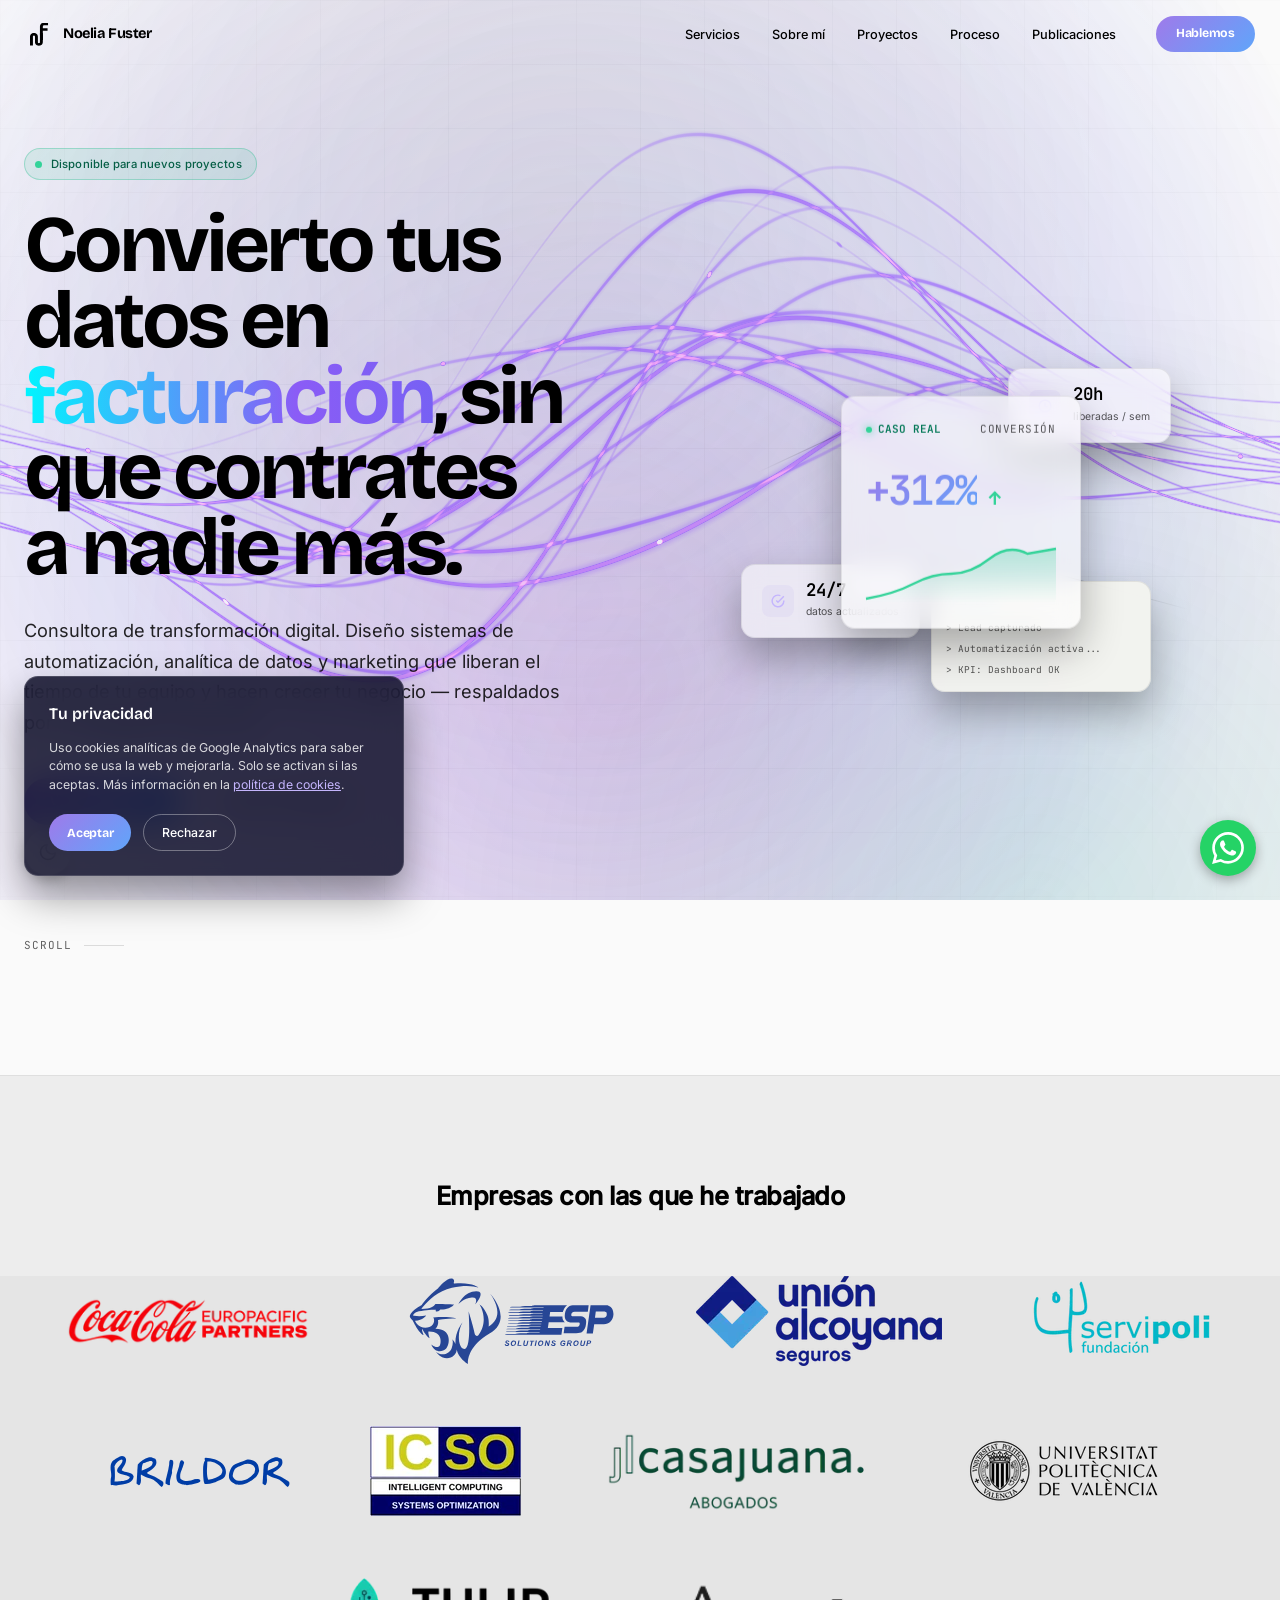
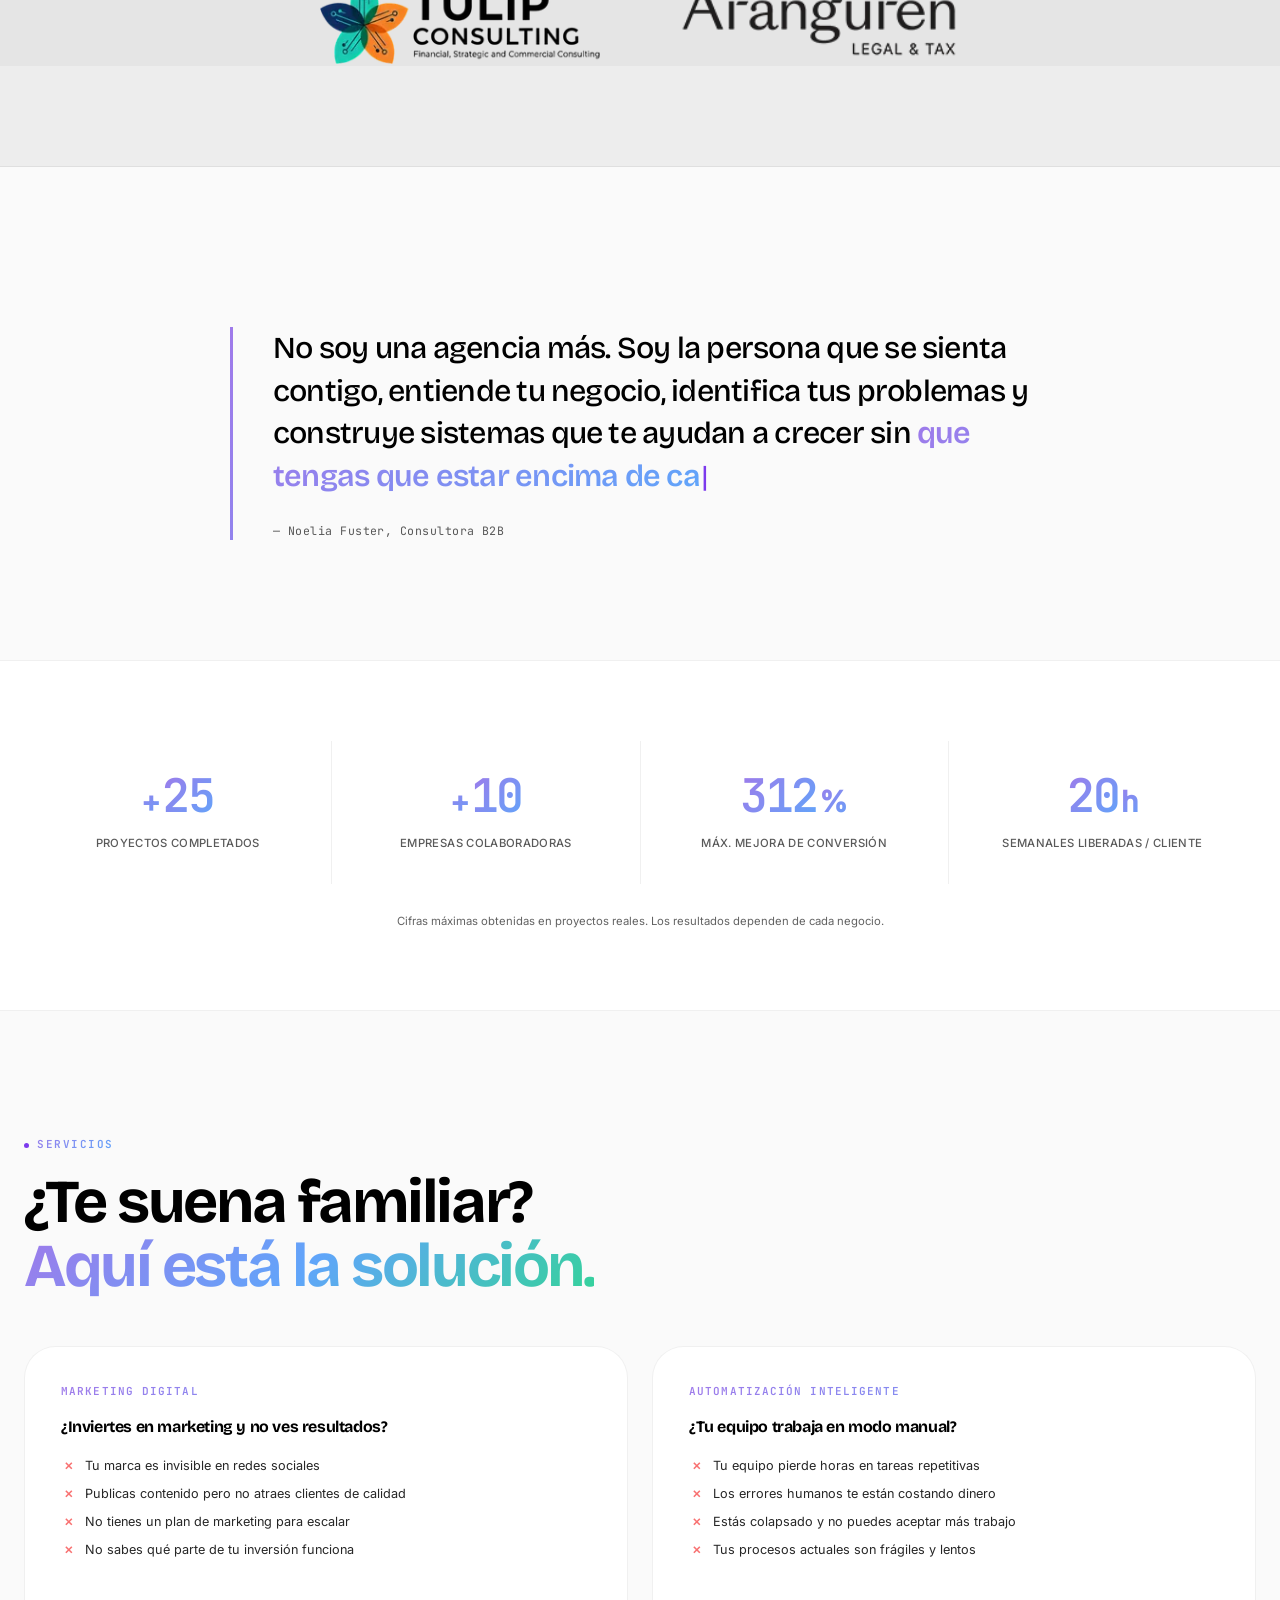
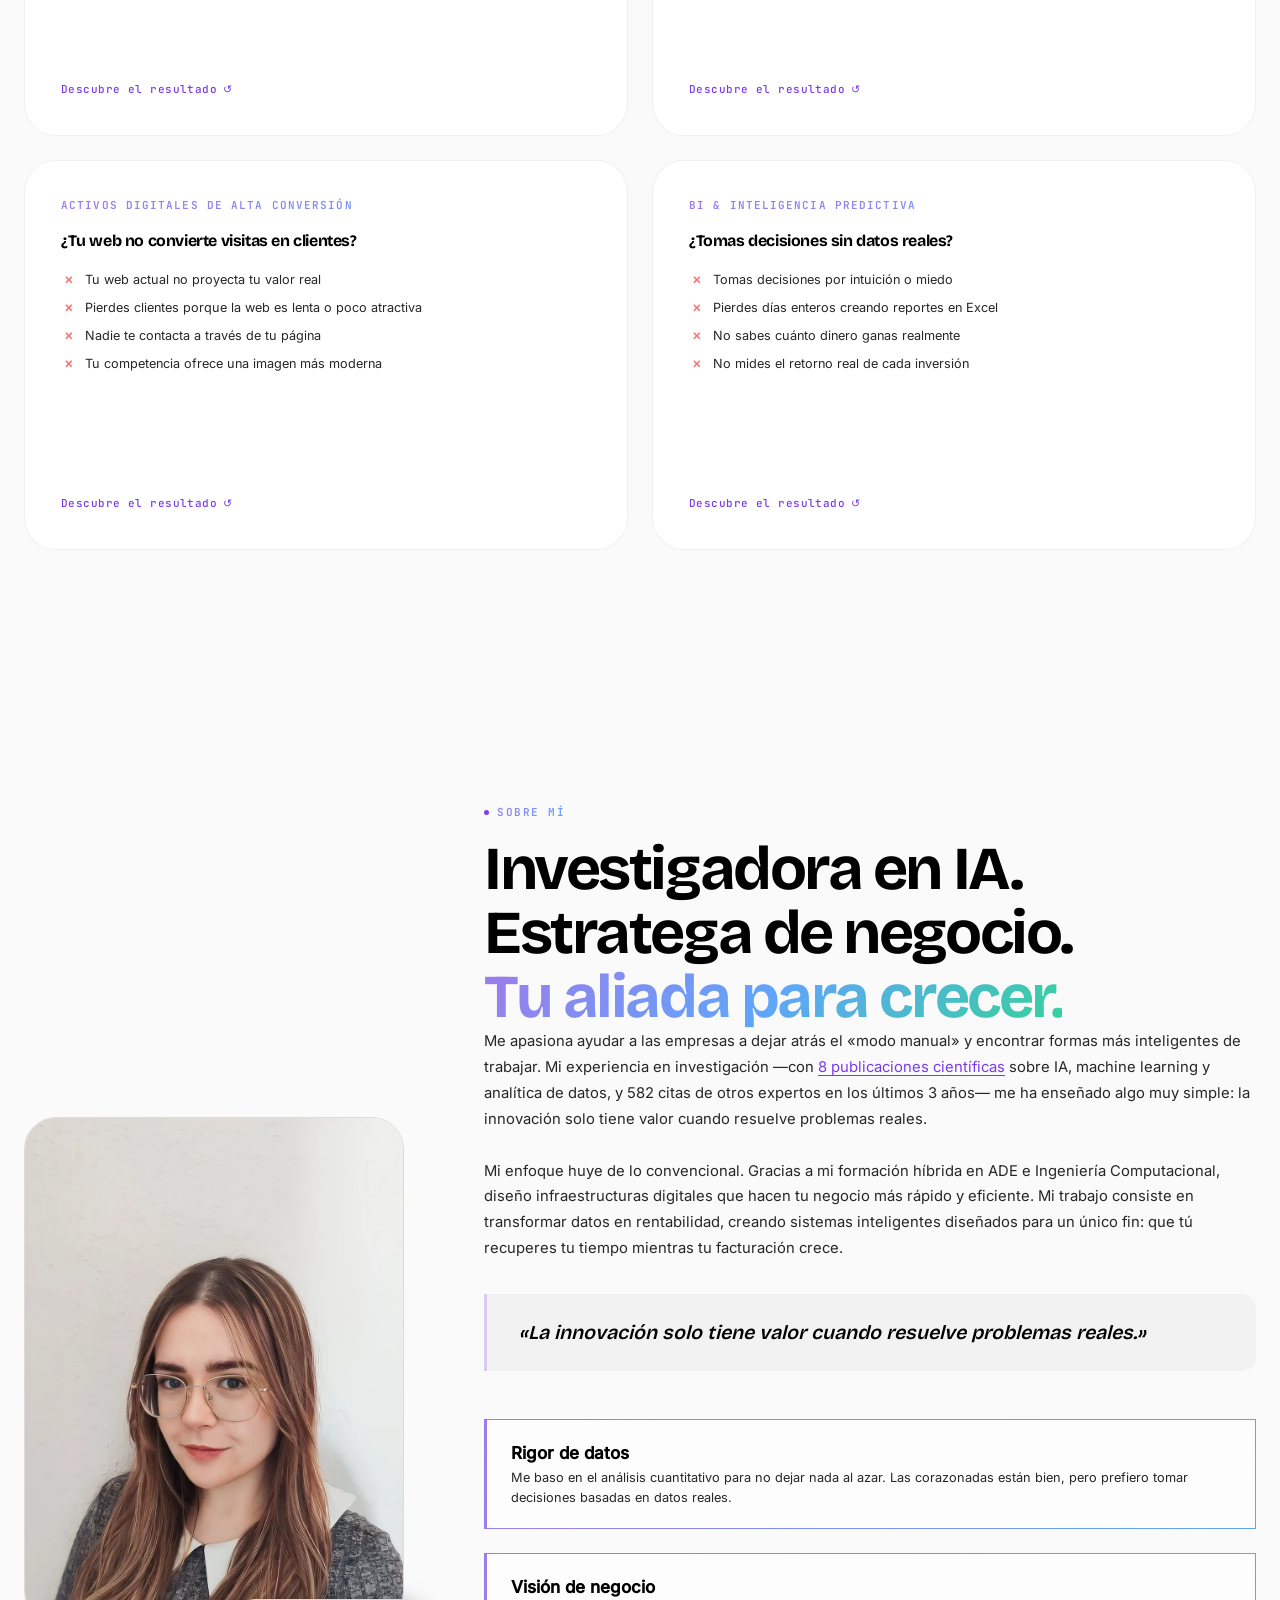
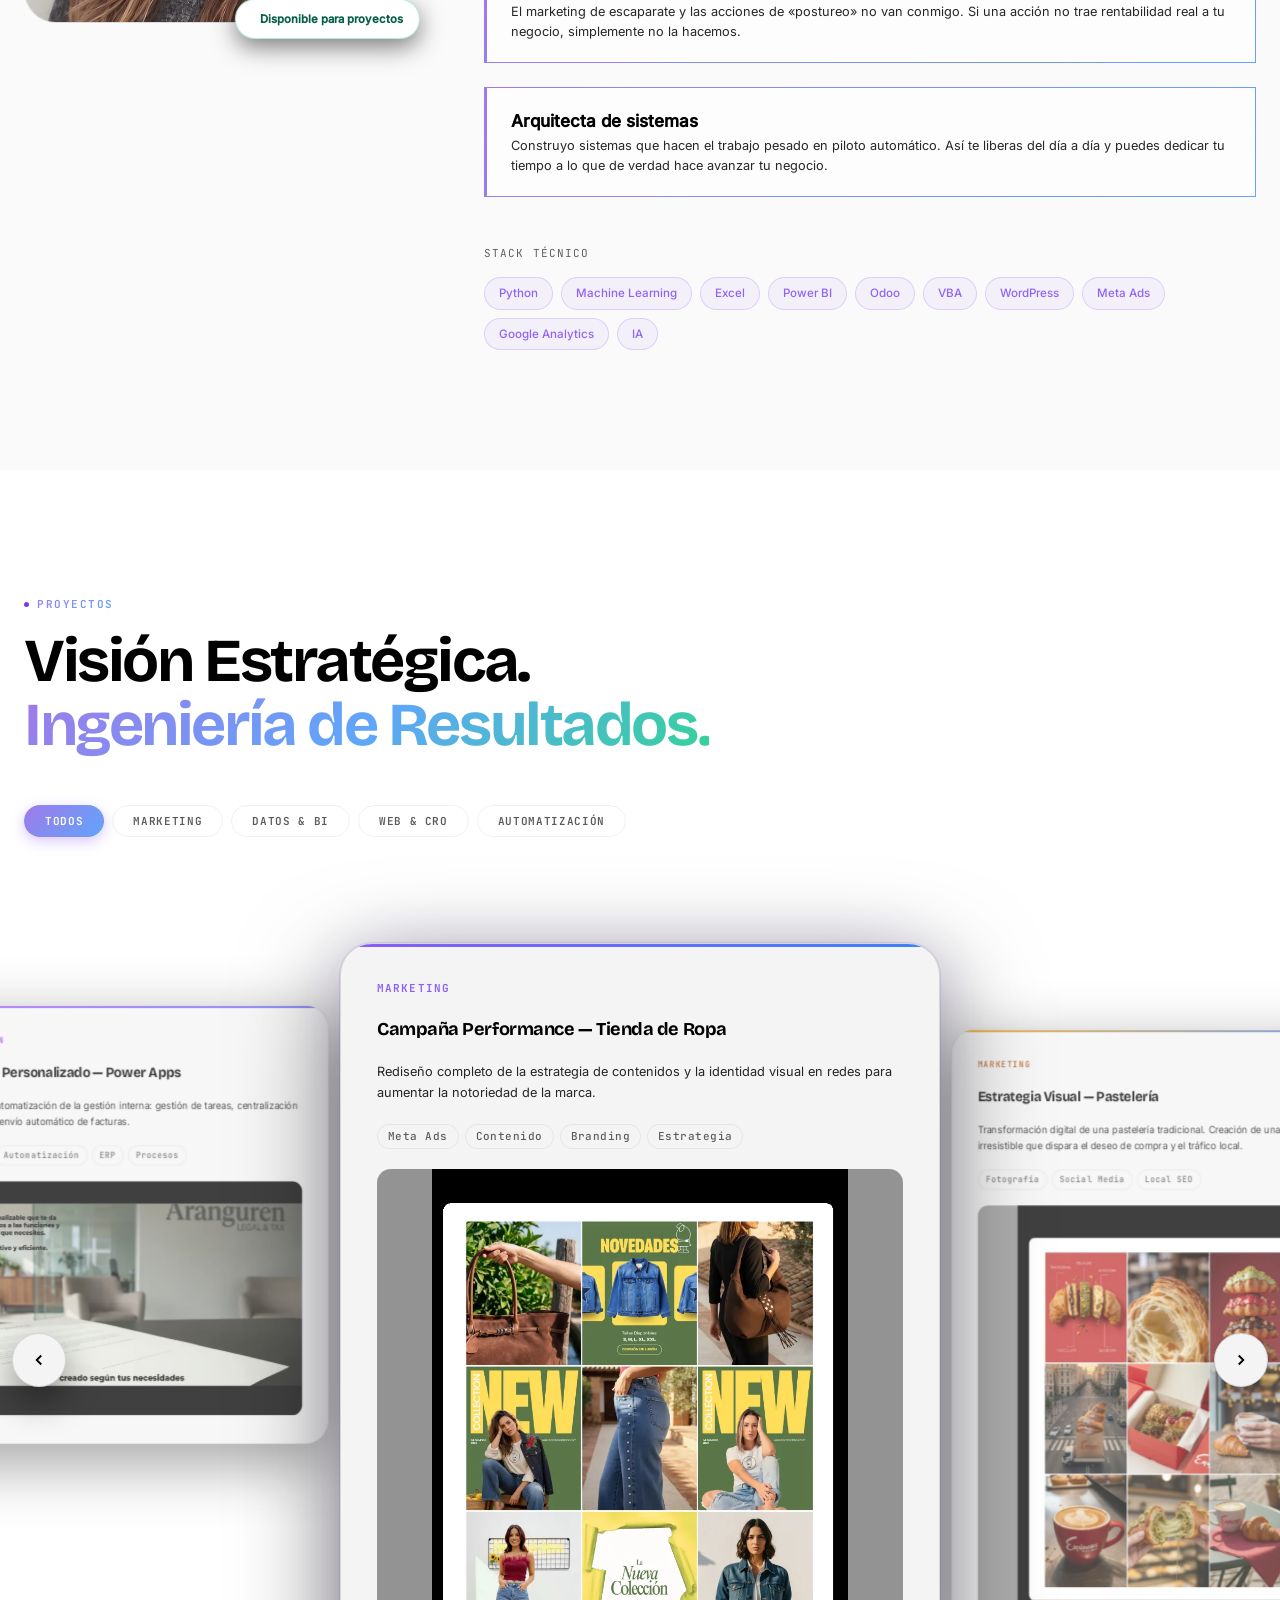
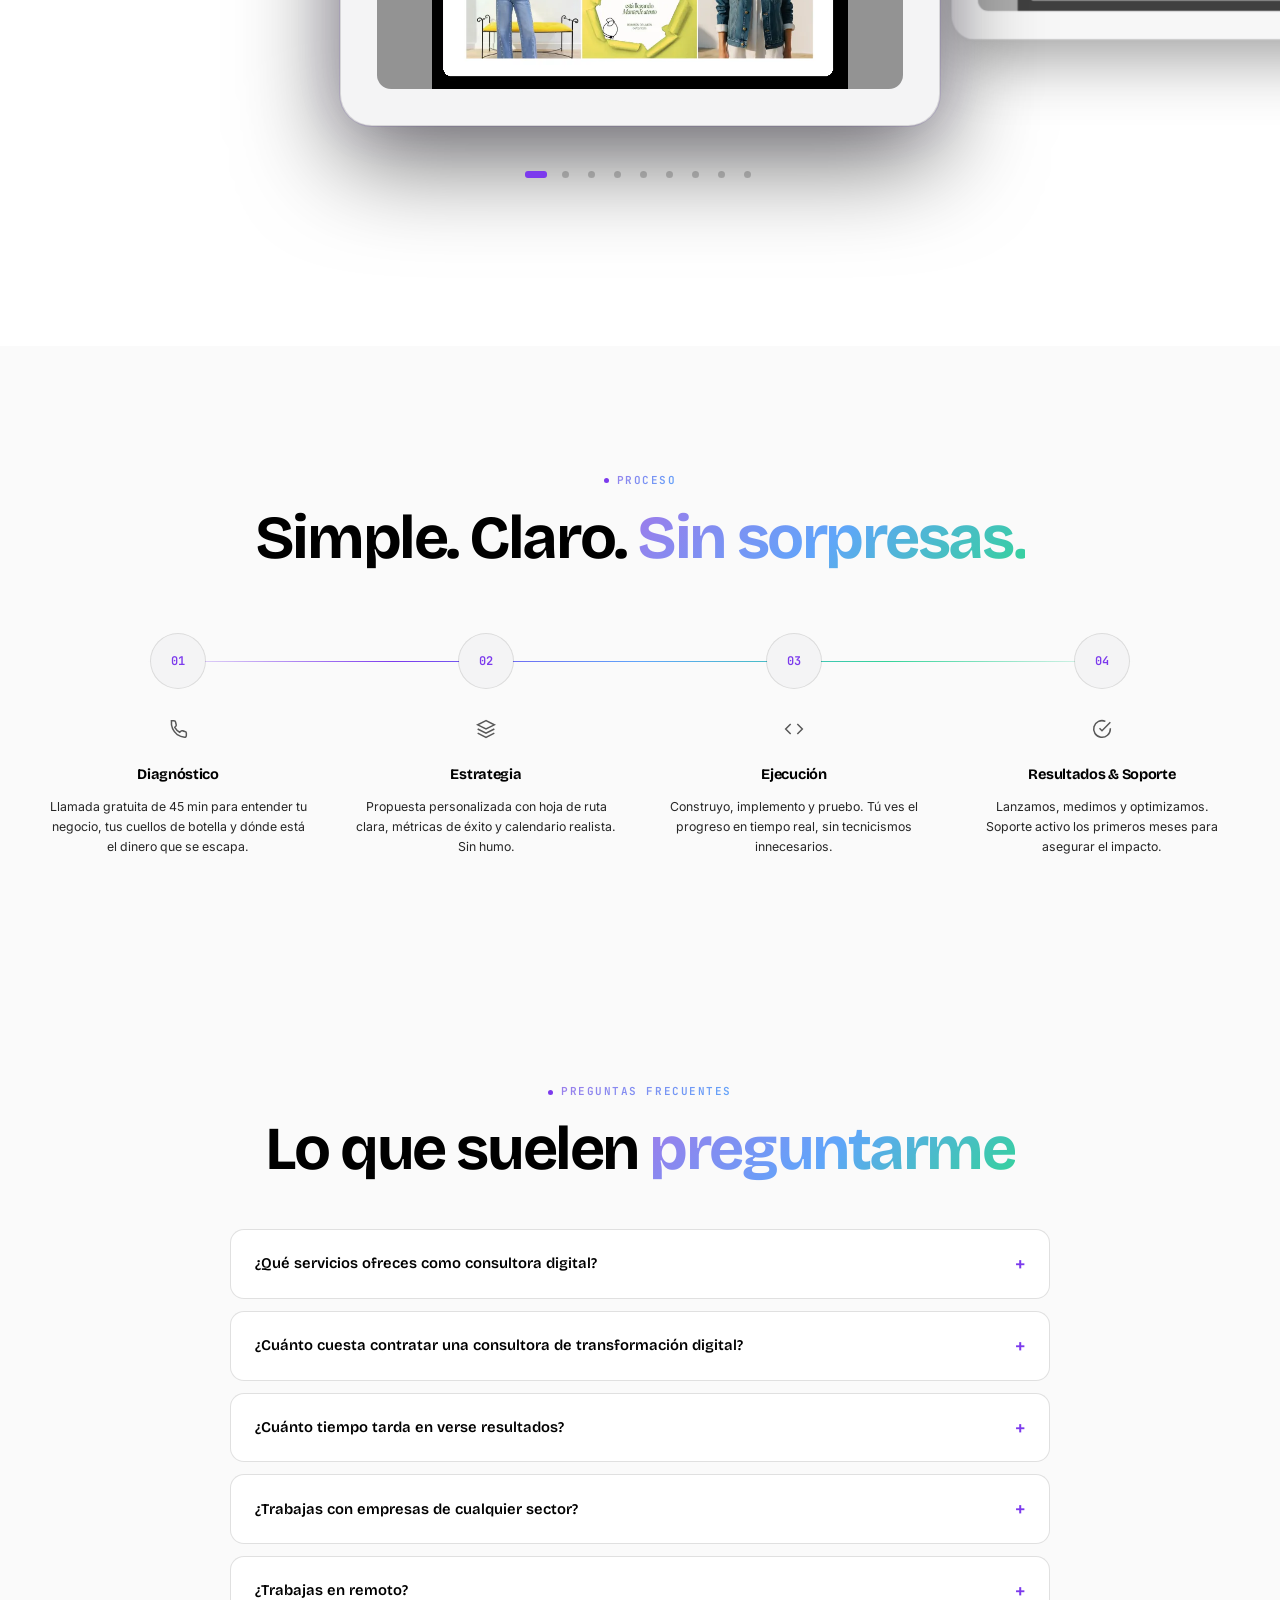
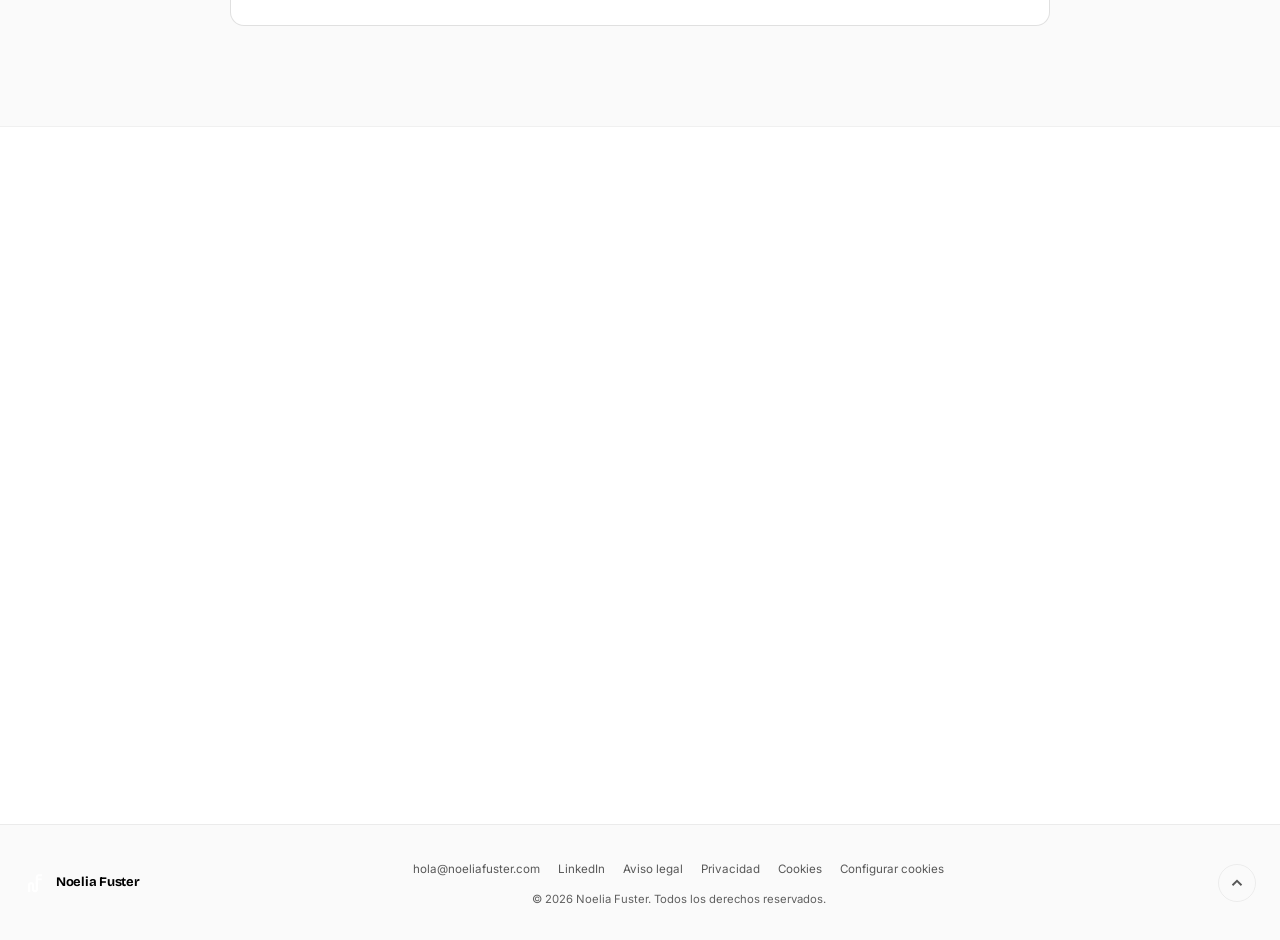
<file: index.html>
<!DOCTYPE html>
<html lang="es" data-theme="light">

<head>
  <meta charset="UTF-8">
  <meta name="viewport" content="width=device-width, initial-scale=1.0">

  <!-- Tema + marca de JS (antes del CSS para evitar parpadeos) -->
  <script>
    (function () { var d = document.documentElement; d.classList.add('js'); var t = null; try { t = localStorage.getItem('theme'); } catch (e) { } if (t === 'dark') d.removeAttribute('data-theme'); else d.setAttribute('data-theme', 'light'); })();
  </script>

  <!-- ═══ SEO BÁSICO ═══ -->
  <title>Noelia Fuster | Consultora de transformación digital</title>
  <meta name="description"
    content="Consultora de transformación digital: automatización de procesos, dashboards de Business Intelligence y marketing digital para pymes y empresas B2B en España.">
  <meta name="author" content="Noelia Fuster">
  <meta name="robots" content="index, follow, max-snippet:-1, max-image-preview:large, max-video-preview:-1">
  <meta name="theme-color" content="#9f7aea">
  <link rel="canonical" href="https://noeliafuster.com/">

  <!-- ═══ OPEN GRAPH ═══ -->
  <meta property="og:title" content="Noelia Fuster — Sistemas inteligentes que escalan tu negocio">
  <meta property="og:description"
    content="Consultora de transformación digital freelance. Automatización inteligente, analítica de datos y marketing digital para empresas que buscan eficiencia y crecimiento real.">
  <meta property="og:type" content="website">
  <meta property="og:url" content="https://noeliafuster.com/">
  <meta property="og:image" content="https://noeliafuster.com/assets/og-image.jpg">
  <meta property="og:image:type" content="image/jpeg">
  <meta property="og:image:width" content="1200">
  <meta property="og:image:height" content="630">
  <meta property="og:image:alt" content="Noelia Fuster — Consultora de Transformación Digital">
  <meta property="og:locale" content="es_ES">
  <meta property="og:site_name" content="Noelia Fuster">

  <!-- ═══ TWITTER CARD ═══ -->
  <meta name="twitter:card" content="summary_large_image">
  <meta name="twitter:title" content="Noelia Fuster — Consultora de Transformación Digital">
  <meta name="twitter:description"
    content="Automatización, Business Intelligence y marketing digital para empresas que quieren escalar.">
  <meta name="twitter:image" content="https://noeliafuster.com/assets/og-image.jpg">
  <meta name="twitter:image:alt" content="Noelia Fuster — Consultora de Transformación Digital">

  <!-- ═══ FAVICON ═══ -->
  <link rel="icon" href="/favicon.ico" sizes="48x48">
  <link rel="icon" type="image/png" sizes="512x512" href="/assets/icon-512.png">
  <link rel="apple-touch-icon" href="/assets/apple-touch-icon.png">

  <!-- ═══ STRUCTURED DATA — SERVICIO PROFESIONAL ═══ -->
  <script type="application/ld+json">
  {
    "@context": "https://schema.org",
    "@type": "ProfessionalService",
    "@id": "https://noeliafuster.com/#servicio",
    "name": "Noelia Fuster — Consultora de Transformación Digital",
    "description": "Consultora freelance especializada en automatización de procesos, analítica de datos (Business Intelligence), dashboards con Power BI y marketing digital para pymes y empresas B2B en España.",
    "url": "https://noeliafuster.com/",
    "logo": "https://noeliafuster.com/assets/icon-512.png",
    "image": "https://noeliafuster.com/assets/og-image.jpg",
    "email": "hola@noeliafuster.com",
    "telephone": "+34684789507",
    "priceRange": "€€",
    "address": {
      "@type": "PostalAddress",
      "addressLocality": "Ceutí",
      "addressRegion": "Región de Murcia",
      "postalCode": "30562",
      "addressCountry": "ES"
    },
    "areaServed": [
      { "@type": "Country", "name": "España" },
      { "@type": "AdministrativeArea", "name": "Región de Murcia" },
      { "@type": "AdministrativeArea", "name": "Comunidad Valenciana" }
    ],
    "founder": { "@id": "https://noeliafuster.com/#noelia" },
    "serviceType": [
      "Automatización de procesos empresariales",
      "Business Intelligence y dashboards",
      "Marketing digital B2B",
      "Analítica de datos y predicción",
      "Diseño web de alta conversión",
      "Consultoría de transformación digital",
      "Implementación de IA en empresas"
    ],
    "hasOfferCatalog": {
      "@type": "OfferCatalog",
      "name": "Servicios de Transformación Digital",
      "itemListElement": [
        { "@type": "Offer", "itemOffered": { "@type": "Service", "name": "Marketing Digital", "description": "Estrategias de adquisición con Meta Ads, Google Ads, SEO y Analytics para generar leads de calidad." } },
        { "@type": "Offer", "itemOffered": { "@type": "Service", "name": "Automatización Inteligente", "description": "Eliminación de tareas repetitivas con workflows, IA, CRM y Python." } },
        { "@type": "Offer", "itemOffered": { "@type": "Service", "name": "Business Intelligence", "description": "Dashboards con Power BI y analítica predictiva para tomar decisiones basadas en datos reales." } },
        { "@type": "Offer", "itemOffered": { "@type": "Service", "name": "Activos Digitales de Alta Conversión", "description": "Webs diseñadas para convertir visitantes en clientes con UX/UI, CRO y optimización SEO." } }
      ]
    }
  }
  </script>

  <!-- ═══ STRUCTURED DATA — PERSONA ═══ -->
  <script type="application/ld+json">
  {
    "@context": "https://schema.org",
    "@type": "Person",
    "@id": "https://noeliafuster.com/#noelia",
    "name": "Noelia Fuster",
    "jobTitle": "Consultora de Transformación Digital",
    "description": "Investigadora en IA con 8 publicaciones científicas. Formación en ADE e Ingeniería Computacional. Especialista en automatización, Business Intelligence y marketing digital.",
    "url": "https://noeliafuster.com/",
    "image": "https://noeliafuster.com/assets/noelia-fuster.jpg",
    "alumniOf": { "@type": "CollegeOrUniversity", "name": "Universitat Politècnica de València" },
    "knowsAbout": ["Transformación Digital", "Automatización de Procesos", "Business Intelligence", "Power BI", "Python", "Machine Learning", "Marketing Digital", "SEO", "Google Ads", "Meta Ads", "CRO", "Inteligencia Artificial"],
    "sameAs": [
      "https://www.linkedin.com/in/noeliafustercoma",
      "https://orcid.org/0009-0008-7856-3985",
      "https://scholar.google.com/citations?user=HrIf1mMAAAAJ&hl=es"
    ]
  }
  </script>

  <!-- ═══ STRUCTURED DATA — FAQ (contenido visible en la sección #faq) ═══ -->
  <script type="application/ld+json">
  {
    "@context": "https://schema.org",
    "@type": "FAQPage",
    "mainEntity": [
      {
        "@type": "Question",
        "name": "¿Qué servicios ofreces como consultora digital?",
        "acceptedAnswer": { "@type": "Answer", "text": "Cuatro servicios principales: marketing digital (Meta Ads, Google Ads, SEO), automatización inteligente de procesos (IA, workflows, CRM), Business Intelligence con dashboards en Power BI y diseño de activos digitales de alta conversión (webs y landing pages con CRO)." }
      },
      {
        "@type": "Question",
        "name": "¿Cuánto cuesta contratar una consultora de transformación digital?",
        "acceptedAnswer": { "@type": "Answer", "text": "Depende del alcance del proyecto. La primera llamada de diagnóstico, de 45 minutos, es gratuita: en ella entiendo tu negocio y después te envío una propuesta personalizada con hoja de ruta, métricas de éxito y un calendario realista." }
      },
      {
        "@type": "Question",
        "name": "¿Cuánto tiempo tarda en verse resultados?",
        "acceptedAnswer": { "@type": "Answer", "text": "Normalmente los primeros resultados se ven entre 4 y 8 semanas después de empezar. Depende del tipo de proyecto: una automatización puede notarse en días, mientras que una estrategia de marketing necesita más tiempo para optimizarse." }
      },
      {
        "@type": "Question",
        "name": "¿Trabajas con empresas de cualquier sector?",
        "acceptedAnswer": { "@type": "Answer", "text": "Sí. He trabajado con empresas de transporte, hostelería, industria, salud, seguros, educación y comercio. Los sistemas de automatización, BI y marketing digital se adaptan a cualquier sector." }
      },
      {
        "@type": "Question",
        "name": "¿Trabajas en remoto?",
        "acceptedAnswer": { "@type": "Answer", "text": "Sí. Trabajo en remoto con empresas de toda España y, cuando el proyecto lo requiere, también de forma presencial en la Región de Murcia." }
      }
    ]
  }
  </script>

  <!-- ═══ STRUCTURED DATA — WEBSITE ═══ -->
  <script type="application/ld+json">
  {
    "@context": "https://schema.org",
    "@type": "WebSite",
    "name": "Noelia Fuster",
    "url": "https://noeliafuster.com/",
    "inLanguage": "es"
  }
  </script>

  <!-- ═══ RECURSOS CRÍTICOS ═══ -->
  <link rel="preload" href="/assets/fonts/bricolage-grotesque-latin.woff2" as="font" type="font/woff2" crossorigin>
  <link rel="preload" href="/assets/fonts/inter-latin.woff2" as="font" type="font/woff2" crossorigin>
  <link rel="stylesheet" href="/assets/fonts/fonts.css?v=20261122">
  <link rel="stylesheet" href="/styles.css?v=20261122">
</head>

<body>
  <a href="#main" class="skip-link">Saltar al contenido</a>

  <!-- Orbes de fondo -->
  <div class="bg-orbs" aria-hidden="true">
    <div class="bg-orb bg-orb-1"></div>
    <div class="bg-orb bg-orb-2"></div>
    <div class="bg-orb bg-orb-3"></div>
    <div class="bg-orb bg-orb-4"></div>
    <div class="bg-orb bg-orb-5"></div>
  </div>

  <!-- Cursor personalizado (solo se activa con ratón y sin movimiento reducido) -->
  <div class="cursor" id="cursor" aria-hidden="true"></div>
  <div class="cursor-ring" id="cursorRing" aria-hidden="true"></div>

  <!-- ═══ NAVEGACIÓN ═══ -->
  <header class="nav-header" id="navHeader">
    <nav class="nav-inner" aria-label="Navegación principal">
      <a href="#inicio" class="nav-logo" aria-label="Noelia Fuster — inicio">
        <img src="/logo.svg" alt="" width="38" height="38" class="nav-logo-img">
        <span class="nav-logo-text">Noelia Fuster</span>
      </a>
      <ul class="nav-links" role="list">
        <li><a href="#servicios" class="nav-link">Servicios</a></li>
        <li><a href="#sobre-mi" class="nav-link">Sobre mí</a></li>
        <li><a href="#proyectos" class="nav-link">Proyectos</a></li>
        <li><a href="#proceso" class="nav-link">Proceso</a></li>
        <li><a href="/publicaciones" class="nav-link">Publicaciones</a></li>
      </ul>
      <a href="#contacto" class="nav-cta" data-magnetic>Hablemos</a>
      <button class="nav-hamburger" id="navHamburger" type="button" aria-label="Abrir menú" aria-expanded="false"
        aria-controls="navMobile">
        <span></span><span></span>
      </button>
    </nav>
    <div class="nav-mobile" id="navMobile" aria-hidden="true" inert>
      <ul role="list">
        <li><a href="#servicios" class="mobile-link">Servicios</a></li>
        <li><a href="#sobre-mi" class="mobile-link">Sobre mí</a></li>
        <li><a href="#proyectos" class="mobile-link">Proyectos</a></li>
        <li><a href="#proceso" class="mobile-link">Proceso</a></li>
        <li><a href="/publicaciones" class="mobile-link">Publicaciones</a></li>
        <li><a href="#contacto" class="mobile-link mobile-link-cta">Hablemos →</a></li>
      </ul>
    </div>
  </header>

  <main id="main" tabindex="-1">
    <!-- ═══ HERO ═══ -->
    <section class="hero" id="inicio">
      <canvas id="heroShader" aria-hidden="true"></canvas>
      <div class="hero-grid">

        <div class="hero-text">
          <div class="hero-badge fade-up">
            <span class="pulse-dot" aria-hidden="true"></span>
            Disponible para nuevos proyectos
          </div>
          <h1 class="hero-headline fade-up">
            Convierto tus datos en<br>
            <em>facturación</em>, sin que
            contrates<br>a nadie más.
          </h1>
          <p class="hero-sub fade-up">
            Consultora de transformación digital. Diseño sistemas de automatización,
            analítica de datos y marketing que liberan el tiempo de tu equipo y hacen
            crecer tu negocio — respaldados por investigación real en IA.
          </p>
          <div class="hero-actions fade-up">
            <a href="#proyectos" class="btn-primary" data-magnetic>Ver resultados →</a>
            <a href="#contacto" class="btn-ghost">Agenda una llamada</a>
          </div>
        </div>

        <div class="hero-visual fade-up" aria-hidden="true">
          <div class="impact-dashboard">

            <!-- Tarjeta Principal: Crecimiento -->
            <div class="dashboard-card card-main glass-card">
              <div class="card-header">
                <span class="card-status"><span class="dot-live"></span> CASO REAL</span>
                <span class="card-label">CONVERSIÓN</span>
              </div>
              <div class="card-value-wrap">
                <span class="card-value mono kpi-val" data-count="312" data-prefix="+" data-suffix="%">+312%</span>
                <span class="card-trend up">↑</span>
              </div>
              <div class="card-chart">
                <svg viewBox="0 0 200 60" preserveAspectRatio="none" class="chart-svg">
                  <defs>
                    <linearGradient id="chartGrad" x1="0" y1="0" x2="0" y2="1">
                      <stop offset="0%" stop-color="var(--c)" stop-opacity="0.3" />
                      <stop offset="100%" stop-color="var(--c)" stop-opacity="0" />
                    </linearGradient>
                  </defs>
                  <path d="M0,55 Q30,50 50,40 T90,30 T130,15 T170,10 L200,5" fill="none" stroke="var(--c)"
                    stroke-width="2.5" class="chart-path"></path>
                  <path d="M0,55 Q30,50 50,40 T90,30 T130,15 T170,10 L200,5 V60 H0 Z" fill="url(#chartGrad)"
                    class="chart-fill"></path>
                </svg>
              </div>
            </div>

            <!-- Tarjeta Tiempo: Eficiencia -->
            <div class="dashboard-card card-time glass-card">
              <div class="card-icon-min"><svg width="14" height="14" viewBox="0 0 24 24" fill="none"
                  stroke="currentColor" stroke-width="2.5">
                  <circle cx="12" cy="12" r="10" />
                  <polyline points="12 6 12 12 16 14" />
                </svg></div>
              <div class="card-data">
                <span class="card-val-sm mono">20h</span>
                <span class="card-desc-sm">liberadas / sem</span>
              </div>
            </div>

            <!-- Tarjeta Datos -->
            <div class="dashboard-card card-data-accuracy glass-card">
              <div class="card-icon-min"><svg width="14" height="14" viewBox="0 0 24 24" fill="none"
                  stroke="currentColor" stroke-width="2.5">
                  <path d="M22 11.08V12a10 10 0 1 1-5.93-9.14" />
                  <polyline points="22 4 12 14.01 9 11.01" />
                </svg></div>
              <div class="card-data">
                <span class="card-val-sm mono">24/7</span>
                <span class="card-desc-sm">datos actualizados</span>
              </div>
            </div>

            <!-- Status Console (decorativa) -->
            <div class="dashboard-card card-console glass-card">
              <div class="console-header">
                <span class="console-title">SYST_LOG</span>
              </div>
              <div class="console-lines mono">
                <div class="con-line">> Lead capturado</div>
                <div class="con-line">> Automatización activa...</div>
                <div class="con-line">> KPI: Dashboard OK</div>
              </div>
            </div>

            <div class="dash-conn conn-1"></div>
            <div class="dash-conn conn-2"></div>
          </div>
        </div>
      </div>

      <div class="scroll-hint" aria-hidden="true">
        <span>scroll</span>
        <div class="scroll-line"></div>
      </div>
    </section>

    <!-- ═══ LOGOS ═══ -->
    <section class="logos-section" aria-labelledby="logosTitle">
      <h2 class="logos-title" id="logosTitle">Empresas con las que he trabajado</h2>
      <div class="logos-grid">
        <img src="/Empresas_trabajadas/coca-cola-1x.webp" srcset="/Empresas_trabajadas/coca-cola-1x.webp 1x, /Empresas_trabajadas/coca-cola.webp 2x" alt="Coca-Cola" width="560" height="170" loading="lazy" decoding="async">
        <img src="/Empresas_trabajadas/esp-solutions.svg" alt="ESP Solutions" width="198" height="86" loading="lazy" decoding="async">
        <img src="/Empresas_trabajadas/union-alcoyana-1x.webp" srcset="/Empresas_trabajadas/union-alcoyana-1x.webp 1x, /Empresas_trabajadas/union-alcoyana.webp 2x" alt="Unión Alcoyana" width="492" height="180" loading="lazy" decoding="async">
        <img src="/Empresas_trabajadas/servipoli-1x.webp" srcset="/Empresas_trabajadas/servipoli-1x.webp 1x, /Empresas_trabajadas/servipoli.webp 2x" alt="Servipoli" width="420" height="180" loading="lazy" decoding="async">
        <img src="/Empresas_trabajadas/brildor.svg" alt="Brildor" class="brildor-logo" width="290" height="51" loading="lazy" decoding="async">
        <img src="/Empresas_trabajadas/icso-1x.webp" srcset="/Empresas_trabajadas/icso-1x.webp 1x, /Empresas_trabajadas/icso.webp 2x" alt="ICSO" width="301" height="180" loading="lazy" decoding="async">
        <img src="/Empresas_trabajadas/casajuana-1x.webp" srcset="/Empresas_trabajadas/casajuana-1x.webp 1x, /Empresas_trabajadas/casajuana.webp 2x" alt="Casajuana" width="560" height="171" loading="lazy" decoding="async">
        <img src="/Empresas_trabajadas/upv-1x.webp" srcset="/Empresas_trabajadas/upv-1x.webp 1x, /Empresas_trabajadas/upv.webp 2x" alt="Universitat Politècnica de València" width="420" height="180" loading="lazy" decoding="async">
        <img src="/Empresas_trabajadas/tulip-consulting-1x.webp" srcset="/Empresas_trabajadas/tulip-consulting-1x.webp 1x, /Empresas_trabajadas/tulip-consulting.webp 2x" alt="Tulip Consulting" width="560" height="171" loading="lazy" decoding="async">
        <img src="/Empresas_trabajadas/aranguren.webp" alt="Aranguren" width="230" height="64" loading="lazy" decoding="async">
      </div>
    </section>

    <!-- ═══ MANIFIESTO ═══ -->
    <section class="manifesto-section" aria-label="Manifiesto">
      <div class="manifesto-inner">
        <p class="manifesto-text" id="manifestoText">
          No soy una agencia más. Soy la persona que se sienta contigo, entiende tu negocio, identifica tus problemas y
          construye sistemas que te ayudan a crecer sin <span class="manifesto-rotate" id="manifestoRotate">que todo
            dependa de tu tiempo y energía.</span><span class="manifesto-cursor" aria-hidden="true">|</span>
        </p>
        <div class="manifesto-sig">— Noelia Fuster, Consultora B2B</div>
      </div>
    </section>

    <!-- ═══ ESTADÍSTICAS ═══ -->
    <section class="stats-section" aria-label="Resultados en cifras">
      <div class="container">
        <div class="stats-row">
          <div class="stat-block fade-up">
            <div class="stat-value">
              <span class="stat-suf">+</span><span class="stat-num mono" data-count="25">25</span>
            </div>
            <span class="stat-desc">Proyectos completados</span>
          </div>
          <div class="stat-sep" aria-hidden="true"></div>
          <div class="stat-block fade-up">
            <div class="stat-value">
              <span class="stat-suf">+</span><span class="stat-num mono" data-count="10">10</span>
            </div>
            <span class="stat-desc">Empresas colaboradoras</span>
          </div>
          <div class="stat-sep" aria-hidden="true"></div>
          <div class="stat-block fade-up">
            <div class="stat-value">
              <span class="stat-num mono" data-count="312">312</span><span class="stat-suf">%</span>
            </div>
            <span class="stat-desc">Máx. mejora de conversión</span>
          </div>
          <div class="stat-sep" aria-hidden="true"></div>
          <div class="stat-block fade-up">
            <div class="stat-value">
              <span class="stat-num mono" data-count="20">20</span><span class="stat-suf">h</span>
            </div>
            <span class="stat-desc">Semanales liberadas / cliente</span>
          </div>
        </div>
        <p class="stats-note">Cifras máximas obtenidas en proyectos reales. Los resultados dependen de cada negocio.</p>
      </div>
    </section>

    <!-- ═══ SERVICIOS — FLIP CARDS ═══ -->
    <section class="services-section" id="servicios">
      <div class="container">
        <div class="section-header fade-up">
          <span class="eyebrow">Servicios</span>
          <h2 class="section-title">¿Te suena familiar?<br><em>Aquí está la solución.</em></h2>
        </div>
        <div class="flip-grid">

          <!-- Card 1: Marketing -->
          <div class="flip-card fade-up" tabindex="0">
            <div class="flip-inner">
              <div class="flip-front">
                <span class="flip-label">Marketing Digital</span>
                <h3 class="flip-title">¿Inviertes en marketing y no ves resultados?</h3>
                <ul class="flip-problems">
                  <li><span class="x-mark" aria-hidden="true">✕</span> Tu marca es invisible en redes sociales</li>
                  <li><span class="x-mark" aria-hidden="true">✕</span> Publicas contenido pero no atraes clientes de calidad</li>
                  <li><span class="x-mark" aria-hidden="true">✕</span> No tienes un plan de marketing para escalar</li>
                  <li><span class="x-mark" aria-hidden="true">✕</span> No sabes qué parte de tu inversión funciona</li>
                </ul>
                <div class="flip-hint" aria-hidden="true">Descubre el resultado <span class="flip-spin">↺</span></div>
              </div>
              <div class="flip-back">
                <span class="flip-tag">El Resultado</span>
                <h3 class="flip-result-title">Adquisición con propósito</h3>
                <p class="flip-result-sub">No buscamos solo "likes": creamos ecosistemas de venta que convencen y captan
                  clientes de valor para tu negocio. Cada euro de presupuesto, justificado con datos.</p>
                <div class="flip-kpi">
                  <span class="flip-kpi-num">+189%</span>
                  <span class="flip-kpi-label">leads orgánicos</span>
                </div>
                <div class="flip-tags">
                  <span>Meta Ads</span><span>Google Ads</span><span>SEO</span><span>Analytics</span>
                </div>
              </div>
            </div>
          </div>

          <!-- Card 2: Automatización -->
          <div class="flip-card fade-up" tabindex="0">
            <div class="flip-inner">
              <div class="flip-front">
                <span class="flip-label">Automatización Inteligente</span>
                <h3 class="flip-title">¿Tu equipo trabaja en modo manual?</h3>
                <ul class="flip-problems">
                  <li><span class="x-mark" aria-hidden="true">✕</span> Tu equipo pierde horas en tareas repetitivas</li>
                  <li><span class="x-mark" aria-hidden="true">✕</span> Los errores humanos te están costando dinero</li>
                  <li><span class="x-mark" aria-hidden="true">✕</span> Estás colapsado y no puedes aceptar más trabajo</li>
                  <li><span class="x-mark" aria-hidden="true">✕</span> Tus procesos actuales son frágiles y lentos</li>
                </ul>
                <div class="flip-hint" aria-hidden="true">Descubre el resultado <span class="flip-spin">↺</span></div>
              </div>
              <div class="flip-back">
                <span class="flip-tag">El Resultado</span>
                <h3 class="flip-result-title">Negocio en piloto automático</h3>
                <p class="flip-result-sub">Eliminamos cuellos de botella con procesos apoyados en IA que permiten
                  escalar el volumen sin contratar personal adicional. Recuperas el control estratégico de tu empresa.</p>
                <div class="flip-kpi">
                  <span class="flip-kpi-num">20h</span>
                  <span class="flip-kpi-label">/ semana liberadas</span>
                </div>
                <div class="flip-tags">
                  <span>IA &amp; NLP</span><span>Workflows</span><span>CRM</span><span>Python</span>
                </div>
              </div>
            </div>
          </div>

          <!-- Card 3: Web -->
          <div class="flip-card fade-up" tabindex="0">
            <div class="flip-inner">
              <div class="flip-front">
                <span class="flip-label">Activos Digitales de Alta Conversión</span>
                <h3 class="flip-title">¿Tu web no convierte visitas en clientes?</h3>
                <ul class="flip-problems">
                  <li><span class="x-mark" aria-hidden="true">✕</span> Tu web actual no proyecta tu valor real</li>
                  <li><span class="x-mark" aria-hidden="true">✕</span> Pierdes clientes porque la web es lenta o poco atractiva</li>
                  <li><span class="x-mark" aria-hidden="true">✕</span> Nadie te contacta a través de tu página</li>
                  <li><span class="x-mark" aria-hidden="true">✕</span> Tu competencia ofrece una imagen más moderna</li>
                </ul>
                <div class="flip-hint" aria-hidden="true">Descubre el resultado <span class="flip-spin">↺</span></div>
              </div>
              <div class="flip-back">
                <span class="flip-tag">El Resultado</span>
                <h3 class="flip-result-title">Tu mejor comercial, 24/7</h3>
                <p class="flip-result-sub">Una presencia digital de alto nivel diseñada para que el cliente confíe en ti
                  desde el primer segundo. Tu nueva web trabajará sin descanso para convertir a los clientes más
                  rentables.
                </p>
                <div class="flip-kpi">
                  <span class="flip-kpi-num">+312%</span>
                  <span class="flip-kpi-label">conversión de leads</span>
                </div>
                <div class="flip-tags">
                  <span>UX/UI</span><span>CRO</span><span>Performance</span><span>SEO</span>
                </div>
              </div>
            </div>
          </div>

          <!-- Card 4: BI -->
          <div class="flip-card fade-up" tabindex="0">
            <div class="flip-inner">
              <div class="flip-front">
                <span class="flip-label">BI &amp; Inteligencia Predictiva</span>
                <h3 class="flip-title">¿Tomas decisiones sin datos reales?</h3>
                <ul class="flip-problems">
                  <li><span class="x-mark" aria-hidden="true">✕</span> Tomas decisiones por intuición o miedo</li>
                  <li><span class="x-mark" aria-hidden="true">✕</span> Pierdes días enteros creando reportes en Excel</li>
                  <li><span class="x-mark" aria-hidden="true">✕</span> No sabes cuánto dinero ganas realmente</li>
                  <li><span class="x-mark" aria-hidden="true">✕</span> No mides el retorno real de cada inversión</li>
                </ul>
                <div class="flip-hint" aria-hidden="true">Descubre el resultado <span class="flip-spin">↺</span></div>
              </div>
              <div class="flip-back">
                <span class="flip-tag">El Resultado</span>
                <h3 class="flip-result-title">Control total en tiempo real</h3>
                <p class="flip-result-sub">Transformamos montañas de datos en dashboards intuitivos que te dicen
                  exactamente qué decisiones tomar hoy para ganar más mañana. Deja de adivinar, empieza a dirigir.</p>
                <div class="flip-kpi">
                  <span class="flip-kpi-num">+67%</span>
                  <span class="flip-kpi-label">margen neto</span>
                </div>
                <div class="flip-tags">
                  <span>Power BI</span><span>Python</span><span>Machine Learning</span><span>ERPs</span>
                </div>
              </div>
            </div>
          </div>

        </div>
      </div>
    </section>

    <!-- ═══ SOBRE MÍ ═══ -->
    <section class="about-section" id="sobre-mi">
      <div class="container">
        <div class="about-grid">
          <div class="about-photo-wrap fade-up">
            <div class="about-photo-frame">
              <picture>
                <source srcset="/assets/noelia-fuster.webp" type="image/webp">
                <img src="/assets/noelia-fuster.jpg" alt="Noelia Fuster, consultora de transformación digital"
                  width="900" height="1540" loading="lazy" decoding="async">
              </picture>
            </div>
            <div class="about-photo-tag">
              <span class="live-dot" aria-hidden="true"></span>
              Disponible para proyectos
            </div>
          </div>
          <div class="about-content">
            <span class="eyebrow fade-up">Sobre mí</span>
            <h2 class="section-title fade-up">Investigadora en IA.<br>Estratega de negocio.<br><em>Tu aliada para
                crecer.</em></h2>
            <p class="about-body fade-up">
              Me apasiona ayudar a las empresas a dejar atrás el «modo manual» y encontrar formas más inteligentes de
              trabajar. Mi experiencia en investigación —con <a href="/publicaciones" class="text-link">8
                publicaciones científicas</a> sobre IA, machine learning y analítica de datos, y 582 citas de otros
              expertos en los últimos 3 años— me ha enseñado algo muy simple: la innovación solo tiene valor cuando
              resuelve problemas reales.
              <br><br>
              Mi enfoque huye de lo convencional. Gracias a mi formación híbrida en ADE e Ingeniería Computacional,
              diseño infraestructuras digitales que hacen tu negocio más rápido y eficiente. Mi trabajo consiste en
              transformar datos en rentabilidad, creando sistemas inteligentes diseñados para un único fin: que tú
              recuperes tu tiempo mientras tu facturación crece.
            </p>
            <blockquote class="about-quote fade-up">
              «La innovación solo tiene valor cuando resuelve problemas reales.»
            </blockquote>
            <div class="about-pillars fade-up">
              <div class="pillar">
                <h3>Rigor de datos</h3>
                <p>Me baso en el análisis cuantitativo para no dejar nada al azar. Las corazonadas están bien, pero
                  prefiero tomar decisiones basadas en datos reales.</p>
              </div>
              <div class="pillar">
                <h3>Visión de negocio</h3>
                <p>El marketing de escaparate y las acciones de «postureo» no van conmigo. Si una acción no trae
                  rentabilidad real a tu negocio, simplemente no la hacemos.</p>
              </div>
              <div class="pillar">
                <h3>Arquitecta de sistemas</h3>
                <p>Construyo sistemas que hacen el trabajo pesado en piloto automático. Así te liberas del día a día y
                  puedes dedicar tu tiempo a lo que de verdad hace avanzar tu negocio.</p>
              </div>
            </div>
            <div class="tech-stack fade-up">
              <span class="ts-label">Stack técnico</span>
              <div class="ts-pills">
                <span>Python</span><span>Machine Learning</span><span>Excel</span>
                <span>Power BI</span><span>Odoo</span><span>VBA</span><span>WordPress</span>
                <span>Meta Ads</span><span>Google Analytics</span><span>IA</span>
              </div>
            </div>
          </div>
        </div>
      </div>
    </section>

    <!-- ═══ PROYECTOS — CARRUSEL ═══ -->
    <section class="work-section" id="proyectos">
      <div class="container">
        <div class="section-header fade-up">
          <span class="eyebrow">Proyectos</span>
          <h2 class="section-title">Visión Estratégica.<br><em>Ingeniería de Resultados.</em></h2>
        </div>

        <!-- Tabs filtro -->
        <div class="portfolio-tabs fade-up" role="tablist" aria-label="Filtrar proyectos">
          <button class="ptab active" type="button" data-tab="all" role="tab" aria-selected="true" aria-controls="carouselTrack" tabindex="0">Todos</button>
          <button class="ptab" type="button" data-tab="marketing" role="tab" aria-selected="false" aria-controls="carouselTrack" tabindex="-1">Marketing</button>
          <button class="ptab" type="button" data-tab="datos" role="tab" aria-selected="false" aria-controls="carouselTrack" tabindex="-1">Datos &amp; BI</button>
          <button class="ptab" type="button" data-tab="web" role="tab" aria-selected="false" aria-controls="carouselTrack" tabindex="-1">Web &amp; CRO</button>
          <button class="ptab" type="button" data-tab="auto" role="tab" aria-selected="false" aria-controls="carouselTrack" tabindex="-1">Automatización</button>
        </div>

        <div class="carousel-3d-wrap" aria-roledescription="carrusel" aria-label="Proyectos">
          <p class="sr-only" id="carouselStatus" aria-live="polite"></p>
          <div class="carousel-3d-track" id="carouselTrack" role="tabpanel">

            <div class="carousel-slide is-active is-vertical" data-tab="marketing"
              style="--cs-accent:linear-gradient(135deg,#8b5cf6,#3b82f6)">
              <div class="carousel-slide-inner">
                <div class="cs-meta">
                  <span class="cs-cat" style="color:#8b5cf6">Marketing</span>
                  <span class="cs-year">2024</span>
                </div>
                <h3 class="cs-title">Campaña Performance — Tienda de Ropa</h3>
                <p class="cs-desc">Rediseño completo de la estrategia de contenidos y la identidad visual en redes para
                  aumentar la notoriedad de la marca.</p>
                <div class="cs-tags"><span>Meta Ads</span><span>Contenido</span><span>Branding</span><span>Estrategia</span></div>
                <div class="cs-visual" data-video="mkt-bombon">
                  <img src="/Marketing/bombon-de-limon.webp" alt="Feed de Instagram diseñado para una tienda de ropa"
                    width="819" height="1024" loading="lazy" decoding="async">
                </div>
              </div>
            </div>

            <div class="carousel-slide is-vertical" data-tab="marketing"
              style="--cs-accent:linear-gradient(135deg,#f59e0b,#3b82f6)">
              <div class="carousel-slide-inner">
                <div class="cs-meta">
                  <span class="cs-cat" style="color:#b45309">Marketing</span>
                  <span class="cs-year">2024</span>
                </div>
                <h3 class="cs-title">Estrategia Visual — Pastelería</h3>
                <p class="cs-desc">Transformación digital de una pastelería tradicional. Creación de una estética visual
                  irresistible que dispara el deseo de compra y el tráfico local.</p>
                <div class="cs-tags"><span>Fotografía</span><span>Social Media</span><span>Local SEO</span></div>
                <div class="cs-visual" data-video="mkt-espinosa">
                  <img src="/Marketing/espinosa-feed.webp" alt="Feed de Instagram diseñado para una pastelería"
                    width="819" height="1024" loading="lazy" decoding="async">
                </div>
              </div>
            </div>

            <div class="carousel-slide is-vertical" data-tab="marketing"
              style="--cs-accent:linear-gradient(135deg,#ec4899,#8b5cf6)">
              <div class="carousel-slide-inner">
                <div class="cs-meta">
                  <span class="cs-cat" style="color:#db2777">Marketing</span>
                  <span class="cs-year">2024</span>
                </div>
                <h3 class="cs-title">Estrategia Visual — Centro de Estética</h3>
                <p class="cs-desc">Identidad visual premium diseñada para transmitir exclusividad y confianza, atrayendo
                  a clientes de alto valor adquisitivo y aumentando la recurrencia.</p>
                <div class="cs-tags"><span>Diseño</span><span>Social Media</span><span>Branding</span></div>
                <div class="cs-visual" data-video="mkt-estetica">
                  <img src="/Marketing/feed-estetica.webp" alt="Feed de Instagram diseñado para un centro de estética"
                    width="1080" height="1350" loading="lazy" decoding="async">
                </div>
              </div>
            </div>

            <div class="carousel-slide" data-tab="datos" style="--cs-accent:linear-gradient(135deg,#3b82f6,#06b6d4)">
              <div class="carousel-slide-inner">
                <div class="cs-meta">
                  <span class="cs-cat" style="color:#2563eb">BI &amp; Datos</span>
                  <span class="cs-year">2024</span>
                </div>
                <h3 class="cs-title">Dashboard BI — Empresa de Transporte</h3>
                <p class="cs-desc">Sistema de inteligencia de negocio en tiempo real: rutas, rentabilidad, KPIs de flota
                  y cumplimiento de SLAs. Decisiones basadas en datos, no en intuición.</p>
                <div class="cs-tags"><span>Power BI</span><span>Python</span><span>SQL</span><span>DAX</span></div>
                <div class="cs-visual" data-video="data-transport">
                  <video loop muted playsinline preload="none" poster="/Data/Transport-Project-poster.webp" aria-hidden="true">
                    <source src="/Data/Transport-Project.webm" type="video/webm">
                    <source src="/Data/Transport-Project-h264.mp4" type="video/mp4">
                  </video>
                </div>
              </div>
            </div>

            <div class="carousel-slide" data-tab="datos" style="--cs-accent:linear-gradient(135deg,#06b6d4,#10b981)">
              <div class="carousel-slide-inner">
                <div class="cs-meta">
                  <span class="cs-cat" style="color:#0891b2">BI &amp; Datos</span>
                  <span class="cs-year">2024</span>
                </div>
                <h3 class="cs-title">Dashboard RRHH — Empresa Industrial</h3>
                <p class="cs-desc">Dashboard integral para la gestión de RRHH. Seguimiento de KPIs de rotación,
                  evaluación del desempeño y distribución por departamentos.</p>
                <div class="cs-tags"><span>Power BI</span><span>Python</span><span>RRHH Analytics</span></div>
                <div class="cs-visual" data-video="data-rrhh">
                  <video loop muted playsinline preload="none" poster="/Data/RRHH-Project-poster.webp" aria-hidden="true">
                    <source src="/Data/RRHH-Project.webm" type="video/webm">
                    <source src="/Data/RRHH-Project-h264.mp4" type="video/mp4">
                  </video>
                </div>
              </div>
            </div>

            <div class="carousel-slide" data-tab="web" style="--cs-accent:linear-gradient(135deg,#10b981,#22c55e)">
              <div class="carousel-slide-inner">
                <div class="cs-meta">
                  <span class="cs-cat" style="color:#047857">Web &amp; CRO</span>
                  <span class="cs-year">2024</span>
                </div>
                <h3 class="cs-title">Rediseño Web — Clínica Dental</h3>
                <p class="cs-desc">De un sitio estático y lento a una experiencia fluida que convierte visitantes en
                  pacientes desde el primer segundo. UX diseñado para la confianza.</p>
                <div class="cs-tags"><span>UX/UI</span><span>CRO</span><span>Performance</span><span>SEO</span></div>
                <div class="cs-visual" data-video="web-dentista">
                  <video loop muted playsinline preload="none" poster="/Desarrollo_web/WebDentistaDespues1-poster.webp" aria-hidden="true">
                    <source src="/Desarrollo_web/WebDentistaDespues1.webm" type="video/webm">
                    <source src="/Desarrollo_web/WebDentistaDespues1-h264.mp4" type="video/mp4">
                  </video>
                </div>
              </div>
            </div>

            <div class="carousel-slide" data-tab="web" style="--cs-accent:linear-gradient(135deg,#10b981,#22c55e)">
              <div class="carousel-slide-inner">
                <div class="cs-meta">
                  <span class="cs-cat" style="color:#047857">Web &amp; CRO</span>
                  <span class="cs-year">2024</span>
                </div>
                <h3 class="cs-title">Desarrollo Web — Aztekum Lounge</h3>
                <p class="cs-desc">Desarrollo de una página web moderna y rápida. UX/UI diseñado para captar la atención
                  del cliente y potenciar la conversión de forma efectiva.</p>
                <div class="cs-tags"><span>UX/UI</span><span>Desarrollo Web</span><span>CRO</span><span>Performance</span></div>
                <div class="cs-visual" data-video="web-azketum">
                  <video loop muted playsinline preload="none" poster="/Desarrollo_web/Pagweb_azketum-poster.webp" aria-hidden="true">
                    <source src="/Desarrollo_web/Pagweb_azketum.webm" type="video/webm">
                    <source src="/Desarrollo_web/Pagweb_azketum-h264.mp4" type="video/mp4">
                  </video>
                </div>
              </div>
            </div>

            <div class="carousel-slide" data-tab="datos" style="--cs-accent:linear-gradient(135deg,#10b981,#3b82f6)">
              <div class="carousel-slide-inner">
                <div class="cs-meta">
                  <span class="cs-cat" style="color:#047857">BI &amp; Datos</span>
                  <span class="cs-year">2023</span>
                </div>
                <h3 class="cs-title">Business Intelligence — Cafetería</h3>
                <p class="cs-desc">Control total de ingresos, gastos y márgenes en tiempo real. Análisis profundo de
                  rentabilidad por producto y proveedor para optimizar la toma de decisiones.</p>
                <div class="cs-tags"><span>Power BI</span><span>Finanzas</span><span>Hostelería</span><span>KPIs</span></div>
                <div class="cs-visual" data-video="data-cafeteria">
                  <video loop muted playsinline preload="none" poster="/Data/Cafeteria-Project-poster.webp" aria-hidden="true">
                    <source src="/Data/Cafeteria-Project.webm" type="video/webm">
                    <source src="/Data/Cafeteria-Project-h264.mp4" type="video/mp4">
                  </video>
                </div>
              </div>
            </div>

            <div class="carousel-slide" data-tab="auto" style="--cs-accent:linear-gradient(135deg,#a855f7,#6366f1)">
              <div class="carousel-slide-inner">
                <div class="cs-meta">
                  <span class="cs-cat" style="color:#9333ea">Automatización</span>
                  <span class="cs-year">2024</span>
                </div>
                <h3 class="cs-title">Sistema ERP Personalizado — Power Apps</h3>
                <p class="cs-desc">Digitalización y automatización de la gestión interna: gestión de tareas,
                  centralización de expedientes y envío automático de facturas.</p>
                <div class="cs-tags"><span>Power Apps</span><span>Automatización</span><span>ERP</span><span>Procesos</span></div>
                <div class="cs-visual" data-video="auto-erp">
                  <video loop muted playsinline preload="none" poster="/Automatizacion/ERP-Powerapp-poster.webp" aria-hidden="true">
                    <source src="/Automatizacion/ERP-Powerapp.webm" type="video/webm">
                    <source src="/Automatizacion/ERP-Powerapp-h264.mp4" type="video/mp4">
                  </video>
                </div>
              </div>
            </div>

          </div>

          <div class="carousel-3d-nav">
            <button class="carousel-btn" id="carPrev" type="button" aria-label="Proyecto anterior">
              <svg width="18" height="18" viewBox="0 0 24 24" fill="none" stroke="currentColor" stroke-width="2.5" aria-hidden="true">
                <path d="M15 18l-6-6 6-6" />
              </svg>
            </button>
            <button class="carousel-btn" id="carNext" type="button" aria-label="Proyecto siguiente">
              <svg width="18" height="18" viewBox="0 0 24 24" fill="none" stroke="currentColor" stroke-width="2.5" aria-hidden="true">
                <path d="M9 18l6-6-6-6" />
              </svg>
            </button>
          </div>
          <div class="carousel-dots" id="carDots"></div>
        </div>

      </div>
    </section>

    <!-- ═══ PROCESO ═══ -->
    <section class="process-section" id="proceso">
      <div class="container">
        <div class="section-header fade-up" style="text-align:center">
          <span class="eyebrow">Proceso</span>
          <h2 class="section-title">Simple. Claro. <em>Sin sorpresas.</em></h2>
        </div>
        <div class="process-steps">
          <div class="process-step fade-up">
            <div class="ps-number mono">01</div>
            <div class="ps-icon" aria-hidden="true">
              <svg width="20" height="20" viewBox="0 0 24 24" fill="none" stroke="currentColor" stroke-width="1.8">
                <path
                  d="M22 16.92v3a2 2 0 0 1-2.18 2 19.790 19.790 0 0 1-8.63-3.07A19.5 19.5 0 0 1 4.11 2h3a2 2 0 0 1 2 1.72 12.84 12.84 0 0 0 .7 2.81A2 2 0 0 1 9.36 8.6L8.09 9.91a16 16 0 0 0 6 6l1.27-1.27a2 2 0 0 1 2.11-.45 12.84 12.84 0 0 0 2.81.7A2 2 0 0 1 22 16.92z" />
              </svg>
            </div>
            <h3>Diagnóstico</h3>
            <p>Llamada gratuita de 45 min para entender tu negocio, tus cuellos de botella y dónde está el dinero que se
              escapa.</p>
          </div>
          <div class="process-step fade-up">
            <div class="ps-number mono">02</div>
            <div class="ps-icon" aria-hidden="true">
              <svg width="20" height="20" viewBox="0 0 24 24" fill="none" stroke="currentColor" stroke-width="1.8">
                <polygon points="12 2 2 7 12 12 22 7 12 2" />
                <polyline points="2 17 12 22 22 17" />
                <polyline points="2 12 12 17 22 12" />
              </svg>
            </div>
            <h3>Estrategia</h3>
            <p>Propuesta personalizada con hoja de ruta clara, métricas de éxito y calendario realista. Sin humo.</p>
          </div>
          <div class="process-step fade-up">
            <div class="ps-number mono">03</div>
            <div class="ps-icon" aria-hidden="true">
              <svg width="20" height="20" viewBox="0 0 24 24" fill="none" stroke="currentColor" stroke-width="1.8">
                <polyline points="16 18 22 12 16 6" />
                <polyline points="8 6 2 12 8 18" />
              </svg>
            </div>
            <h3>Ejecución</h3>
            <p>Construyo, implemento y pruebo. Tú ves el progreso en tiempo real, sin tecnicismos innecesarios.</p>
          </div>
          <div class="process-step fade-up">
            <div class="ps-number mono">04</div>
            <div class="ps-icon" aria-hidden="true">
              <svg width="20" height="20" viewBox="0 0 24 24" fill="none" stroke="currentColor" stroke-width="1.8">
                <path d="M22 11.08V12a10 10 0 1 1-5.93-9.14" />
                <polyline points="22 4 12 14.01 9 11.01" />
              </svg>
            </div>
            <h3>Resultados &amp; Soporte</h3>
            <p>Lanzamos, medimos y optimizamos. Soporte activo los primeros meses para asegurar el impacto.</p>
          </div>
        </div>
      </div>
    </section>

    <!-- ═══ FAQ ═══ -->
    <section class="faq-section" id="faq">
      <div class="container">
        <div class="section-header fade-up" style="text-align:center">
          <span class="eyebrow">Preguntas frecuentes</span>
          <h2 class="section-title">Lo que suelen <em>preguntarme</em></h2>
        </div>
        <div class="faq-list fade-up">
          <details class="faq-item">
            <summary>¿Qué servicios ofreces como consultora digital?</summary>
            <p>Cuatro servicios principales: marketing digital (Meta Ads, Google Ads, SEO), automatización inteligente
              de procesos (IA, workflows, CRM), Business Intelligence con dashboards en Power BI y diseño de activos
              digitales de alta conversión (webs y landing pages con CRO).</p>
          </details>
          <details class="faq-item">
            <summary>¿Cuánto cuesta contratar una consultora de transformación digital?</summary>
            <p>Depende del alcance del proyecto. La primera llamada de diagnóstico, de 45 minutos, es gratuita: en ella
              entiendo tu negocio y después te envío una propuesta personalizada con hoja de ruta, métricas de éxito y
              un calendario realista.</p>
          </details>
          <details class="faq-item">
            <summary>¿Cuánto tiempo tarda en verse resultados?</summary>
            <p>Normalmente los primeros resultados se ven entre 4 y 8 semanas después de empezar. Depende del tipo de
              proyecto: una automatización puede notarse en días, mientras que una estrategia de marketing necesita más
              tiempo para optimizarse.</p>
          </details>
          <details class="faq-item">
            <summary>¿Trabajas con empresas de cualquier sector?</summary>
            <p>Sí. He trabajado con empresas de transporte, hostelería, industria, salud, seguros, educación y comercio.
              Los sistemas de automatización, BI y marketing digital se adaptan a cualquier sector.</p>
          </details>
          <details class="faq-item">
            <summary>¿Trabajas en remoto?</summary>
            <p>Sí. Trabajo en remoto con empresas de toda España y, cuando el proyecto lo requiere, también de forma
              presencial en la Región de Murcia.</p>
          </details>
        </div>
      </div>
    </section>

    <!-- ═══ CONTACTO ═══ -->
    <section class="contact-section" id="contacto">
      <div class="container">
        <div class="contact-grid">
          <div class="contact-info fade-up">
            <span class="eyebrow">Contacto</span>
            <h2 class="contact-headline">¿Listo para el <em>siguiente nivel</em>?</h2>
            <p class="contact-sub">Solo acepto 2 proyectos nuevos al mes para garantizar una atención total.
              Escríbeme y te confirmo mi disponibilidad.</p>
            <div class="contact-channels">
              <a href="https://calendly.com/noeliafuster/40min" target="_blank" rel="noopener noreferrer"
                class="channel-link calendly-link">
                <svg width="20" height="20" viewBox="0 0 24 24" fill="none" stroke="currentColor" stroke-width="2"
                  stroke-linecap="round" stroke-linejoin="round" aria-hidden="true">
                  <rect x="3" y="4" width="18" height="18" rx="2" ry="2"></rect>
                  <line x1="16" y1="2" x2="16" y2="6"></line>
                  <line x1="8" y1="2" x2="8" y2="6"></line>
                  <line x1="3" y1="10" x2="21" y2="10"></line>
                </svg>
                Calendly — Reserva una llamada de 45 min
              </a>
              <a href="https://wa.me/34684789507" target="_blank" rel="noopener noreferrer" class="channel-link">
                <svg width="20" height="20" viewBox="0 0 24 24" fill="currentColor" aria-hidden="true">
                  <path
                    d="M17.472 14.382c-.297-.149-1.758-.867-2.03-.967-.273-.099-.471-.148-.67.15-.197.297-.767.966-.94 1.164-.173.199-.347.223-.644.075-.297-.15-1.255-.463-2.39-1.475-.883-.788-1.48-1.761-1.653-2.059-.173-.297-.018-.458.13-.606.134-.133.298-.347.446-.52.149-.174.198-.298.298-.497.099-.198.05-.371-.025-.52-.075-.149-.669-1.612-.916-2.207-.242-.579-.487-.5-.669-.51-.173-.008-.371-.01-.57-.01-.198 0-.52.074-.792.372-.272.297-1.04 1.016-1.04 2.479 0 1.462 1.065 2.875 1.213 3.074.149.198 2.096 3.2 5.077 4.487.709.306 1.262.489 1.694.625.712.227 1.36.195 1.871.118.571-.085 1.758-.719 2.006-1.413.248-.694.248-1.289.173-1.413-.074-.124-.272-.198-.57-.347m-5.421 7.403h-.004a9.870 9.870 0 01-5.031-1.378l-.361-.214-3.741.982.998-3.648-.235-.374a9.860 9.860 0 01-1.51-5.26c.001-5.45 4.436-9.884 9.888-9.884 2.64 0 5.122 1.030 6.988 2.898a9.825 9.825 0 012.893 6.994c-.003 5.45-4.437 9.884-9.885 9.884m8.413-18.297A11.815 11.815 0 0012.050 0C5.495 0 .16 5.335.157 11.892c0 2.096.547 4.142 1.588 5.945L.057 24l6.305-1.654a11.882 11.882 0 005.683 1.448h.005c6.554 0 11.890-5.335 11.893-11.893a11.821 11.821 0 00-3.48-8.413z" />
                </svg>
                WhatsApp — Respuesta rápida
              </a>
              <a href="mailto:hola@noeliafuster.com" class="channel-link">
                <svg width="20" height="20" viewBox="0 0 24 24" fill="none" stroke="currentColor" stroke-width="2"
                  stroke-linecap="round" stroke-linejoin="round" aria-hidden="true">
                  <rect x="2" y="4" width="20" height="16" rx="2"></rect>
                  <path d="m22 7-10 6L2 7"></path>
                </svg>
                Email — hola@noeliafuster.com
              </a>
              <a href="https://www.linkedin.com/in/noeliafustercoma" target="_blank" rel="noopener noreferrer"
                class="channel-link">
                <svg width="20" height="20" viewBox="0 0 24 24" fill="currentColor" aria-hidden="true">
                  <path
                    d="M20.447 20.452h-3.554v-5.569c0-1.328-.027-3.037-1.852-3.037-1.853 0-2.136 1.445-2.136 2.939v5.667H9.351V9h3.414v1.561h.046c.477-.9 1.637-1.85 3.37-1.85 3.601 0 4.267 2.37 4.267 5.455v6.286zM5.337 7.433a2.062 2.062 0 01-2.063-2.065 2.064 2.064 0 112.063 2.065zm1.782 13.019H3.555V9h3.564v11.452zM22.225 0H1.771C.792 0 0 .774 0 1.729v20.542C0 23.227.792 24 1.771 24h20.451C23.2 24 24 23.227 24 22.271V1.729C24 .774 23.2 0 22.222 0h.003z" />
                </svg>
                LinkedIn — Conectemos
              </a>
            </div>
          </div>
          <form class="contact-form fade-up" id="contactForm" action="https://formsubmit.co/ajax/hola@noeliafuster.com"
            method="POST" novalidate>
            <input type="hidden" name="_subject" value="Nuevo contacto desde noeliafuster.com">
            <input type="hidden" name="_template" value="table">
            <div class="hp-field" aria-hidden="true">
              <label for="cf-honey">No rellenes este campo</label>
              <input type="text" id="cf-honey" name="_honey" tabindex="-1" autocomplete="off">
            </div>
            <div id="contactFormContent" class="contact-form-content">
              <div class="form-row">
                <div class="field">
                  <label for="cf-name">Nombre</label>
                  <input type="text" id="cf-name" name="name" placeholder="Tu nombre" required autocomplete="name">
                </div>
                <div class="field">
                  <label for="cf-email">Email</label>
                  <input type="email" id="cf-email" name="email" placeholder="tu@empresa.com" required
                    autocomplete="email">
                </div>
              </div>
              <div class="field">
                <label for="cf-company">Empresa <span class="opt">(opcional)</span></label>
                <input type="text" id="cf-company" name="company" placeholder="Tu empresa" autocomplete="organization">
              </div>
              <div class="field">
                <label for="cf-message">¿En qué te puedo ayudar?</label>
                <textarea id="cf-message" name="message" rows="5"
                  placeholder="Cuéntame sobre tu proyecto y qué quieres conseguir..." required></textarea>
              </div>
              <label class="form-consent" for="cf-privacy">
                <input type="checkbox" id="cf-privacy" name="privacy_accepted" value="sí" required>
                <span>He leído y acepto la <a href="/privacidad" target="_blank" rel="noopener">política de
                    privacidad</a>.</span>
              </label>
              <p class="form-legal">
                Responsable: Noelia Fuster. Finalidad: responder a tu consulta y, en su caso, preparar una propuesta.
                Legitimación: tu consentimiento. Destinatarios: FormSubmit (servicio de envío del formulario). Derechos:
                acceso, rectificación, supresión y otros, como se explica en la <a href="/privacidad">política de
                  privacidad</a>.
              </p>
              <p class="form-status" id="formStatus" role="alert"></p>
              <button type="submit" class="btn-primary btn-submit" data-magnetic>
                <span class="btn-submit-label">Enviar mensaje</span>
                <svg width="16" height="16" viewBox="0 0 24 24" fill="none" stroke="currentColor" stroke-width="2.5" aria-hidden="true">
                  <path d="M22 2L11 13M22 2l-7 20-4-9-9-4z" />
                </svg>
              </button>
            </div>
            <div class="form-success" id="formSuccess" tabindex="-1" hidden>
              <span>Mensaje enviado correctamente. Te responderé lo antes posible.</span>
              <button type="button" id="resetFormBtn" class="btn-ghost btn-small">Enviar otro mensaje</button>
            </div>
          </form>
        </div>
      </div>
    </section>

  </main>

  <!-- ═══ FOOTER ═══ -->
  <footer class="site-footer">
    <div class="container footer-inner">
      <a href="#inicio" class="footer-logo">
        <img src="/logo.svg" alt="" width="28" height="28">
        <span>Noelia Fuster</span>
      </a>
      <div class="footer-meta">
        <nav class="footer-links" aria-label="Enlaces legales y de contacto">
          <a href="mailto:hola@noeliafuster.com" class="footer-link">hola@noeliafuster.com</a>
          <a href="https://www.linkedin.com/in/noeliafustercoma" class="footer-link" target="_blank"
            rel="noopener noreferrer">LinkedIn</a>
          <a href="/aviso-legal" class="footer-link">Aviso legal</a>
          <a href="/privacidad" class="footer-link">Privacidad</a>
          <a href="/cookies" class="footer-link">Cookies</a>
          <button type="button" class="footer-link" data-open-cookie-settings>Configurar cookies</button>
        </nav>
        <p class="footer-copy">© <span data-current-year>2026</span> Noelia Fuster. Todos los derechos reservados.</p>
      </div>
      <a href="#inicio" class="back-top" aria-label="Volver arriba">
        <svg width="18" height="18" viewBox="0 0 24 24" fill="none" stroke="currentColor" stroke-width="2.5" aria-hidden="true">
          <path d="M18 15l-6-6-6 6" />
        </svg>
      </a>
    </div>
  </footer>

  <!-- ═══ MODAL PROYECTOS ═══ -->
  <div class="modal" id="videoModal" role="dialog" aria-modal="true" aria-labelledby="modalTitle" aria-hidden="true">
    <div class="modal-overlay" id="modalOverlay"></div>
    <div class="modal-content glass-card">
      <button class="modal-close" id="modalClose" type="button" aria-label="Cerrar">
        <svg width="24" height="24" viewBox="0 0 24 24" fill="none" stroke="currentColor" stroke-width="2" aria-hidden="true">
          <path d="M18 6L6 18M6 6l12 12" />
        </svg>
      </button>
      <h2 id="modalTitle" style="margin-bottom: 25px; font-weight: 700; font-family: var(--font-head);">Detalles del
        proyecto</h2>
      <div id="modalBody"></div>
    </div>
  </div>

  <!-- Plantillas de proyectos -->
  <template id="tmpl-transport-video">
    <div class="video-modal-container">
      <video controls autoplay loop muted playsinline style="width: 100%; border-radius: 8px;">
        <source src="/Data/Transport-Project.webm" type="video/webm">
        <source src="/Data/Transport-Project-h264.mp4" type="video/mp4">
      </video>
      <div class="video-hotspot hidden" data-start="3" data-end="12" style="top: 20%; left: 15%;">
        <div class="video-hotspot-popover right"><b>Filtros Dinámicos:</b> Segmenta la información al instante con
          filtros personalizables para obtener la vista exacta que necesitas.</div>
      </div>
      <div class="video-hotspot hidden" data-start="12" data-end="21" style="top: 15%; left: 65%;">
        <div class="video-hotspot-popover down"><b>Patrones y Tendencias:</b> Analiza la evolución mensual de tu
          operativa para identificar patrones y anticiparte a futuros cambios.</div>
      </div>
      <div class="video-hotspot hidden" data-start="21" data-end="29" style="top: 65%; left: 25%;">
        <div class="video-hotspot-popover right"><b>KPIs de Negocio:</b> Monitoriza los indicadores críticos para
          entender de un vistazo cómo está funcionando cada área de tu empresa.</div>
      </div>
      <div class="video-hotspot hidden" data-start="29" data-end="38" style="top: 40%; left: 50%;">
        <div class="video-hotspot-popover up"><b>Detección de Errores:</b> Identifica desviaciones y cuellos de botella
          al momento para aplicar correcciones tácticas y optimizar resultados.</div>
      </div>
      <div class="video-hotspot hidden" data-start="38" data-end="46" style="top: 75%; left: 70%;">
        <div class="video-hotspot-popover left"><b>Eficiencia Operativa:</b> Sustituye informes manuales por un sistema
          automatizado que garantiza la veracidad de cada dato.</div>
      </div>
    </div>
  </template>

  <template id="tmpl-rrhh-video">
    <div class="video-modal-container">
      <video controls autoplay muted playsinline style="width: 100%; border-radius: 8px;">
        <source src="/Data/RRHH-Project.webm" type="video/webm">
        <source src="/Data/RRHH-Project-h264.mp4" type="video/mp4">
      </video>
      <div class="video-hotspot hidden" data-start="1" data-end="8" style="top: 15%; left: 20%;">
        <div class="video-hotspot-popover left"><b>Talento y Rotación:</b> Identifica patrones de absentismo y rotación
          para mejorar el clima laboral y retener a tus mejores empleados.</div>
      </div>
      <div class="video-hotspot hidden" data-start="9" data-end="16" style="top: 25%; left: 80%;">
        <div class="video-hotspot-popover down"><b>Estructura Organizativa:</b> Análisis visual de la distribución de
          plantilla por departamentos, sedes o áreas.</div>
      </div>
      <div class="video-hotspot hidden" data-start="17" data-end="24" style="top: 35%; left: 35%;">
        <div class="video-hotspot-popover right"><b>Fuga de Empleados:</b> Identifica qué cargos tienen
          mayor riesgo de rotación.</div>
      </div>
      <div class="video-hotspot hidden" data-start="25" data-end="32" style="top: 60%; left: 55%;">
        <div class="video-hotspot-popover right"><b>Impacto de la distancia:</b> Analiza cómo la ubicación geográfica
          afecta a la satisfacción y retención del personal.</div>
      </div>
    </div>
  </template>

  <template id="tmpl-cafeteria-video">
    <div class="video-modal-container">
      <video controls autoplay muted playsinline style="width: 100%; border-radius: 8px;">
        <source src="/Data/Cafeteria-Project.webm" type="video/webm">
        <source src="/Data/Cafeteria-Project-h264.mp4" type="video/mp4">
      </video>
      <div class="video-hotspot hidden" data-start="2" data-end="12" style="top: 8%; left: 25%;">
        <div class="video-hotspot-popover left"><b>Análisis de Ventas:</b> Control total de ingresos y comparativas
          para medir el crecimiento real del negocio.</div>
      </div>
      <div class="video-hotspot hidden" data-start="12" data-end="21" style="top: 17%; left: 70%;">
        <div class="video-hotspot-popover left"><b>Gestión de Proveedores:</b> Monitoriza el gasto por proveedor y
          detecta variaciones de precios en materias primas.</div>
      </div>
      <div class="video-hotspot hidden" data-start="21" data-end="30" style="top: 45%; left: 70%;">
        <div class="video-hotspot-popover right"><b>Rentabilidad por Producto:</b> Identifica tus productos estrella y
          optimiza tu margen de beneficio por cada venta.</div>
      </div>
      <div class="video-hotspot hidden" data-start="30" data-end="39" style="top: 45%; left: 47%;">
        <div class="video-hotspot-popover up"><b>Control de Gastos:</b> Visibilidad completa sobre costes operativos
          para maximizar el beneficio neto mensual.</div>
      </div>
      <div class="video-hotspot hidden" data-start="39" data-end="47" style="top: 80%; left: 25%;">
        <div class="video-hotspot-popover left"><b>Tendencias de Ingresos:</b> Identifica los días de mayor facturación
          y detecta patrones de consumo para anticiparte a la demanda.</div>
      </div>
    </div>
  </template>

  <template id="tmpl-erp-video">
    <div class="video-modal-container">
      <video controls autoplay muted playsinline style="width: 100%; border-radius: 8px;">
        <source src="/Automatizacion/ERP-Powerapp.webm" type="video/webm">
        <source src="/Automatizacion/ERP-Powerapp-h264.mp4" type="video/mp4">
      </video>
    </div>
  </template>

  <template id="tmpl-azketum-video">
    <div class="video-modal-container">
      <video controls autoplay loop muted playsinline style="width: 100%; border-radius: 8px;">
        <source src="/Desarrollo_web/Pagweb_azketum.webm" type="video/webm">
        <source src="/Desarrollo_web/Pagweb_azketum-h264.mp4" type="video/mp4">
      </video>
    </div>
  </template>

  <template id="tmpl-dentista-video">
    <div class="split-video-container">
      <div class="video-column">
        <span class="column-label">Antes</span>
        <video muted loop playsinline autoplay style="width:100%">
          <source src="/Desarrollo_web/WebDentistaAntes1.webm" type="video/webm">
          <source src="/Desarrollo_web/WebDentistaAntes1-h264.mp4" type="video/mp4">
        </video>
      </div>
      <div class="video-column">
        <span class="column-label accent-label">Después</span>
        <video muted loop playsinline autoplay style="width:100%">
          <source src="/Desarrollo_web/WebDentistaDespues1.webm" type="video/webm">
          <source src="/Desarrollo_web/WebDentistaDespues1-h264.mp4" type="video/mp4">
        </video>
      </div>
    </div>
  </template>

  <!-- ═══ AVISO DE COOKIES ═══ -->
  <div class="p-notice" id="p-notice" role="dialog" aria-labelledby="pNoticeTitle" aria-describedby="pNoticeText">
    <p class="p-notice-title" id="pNoticeTitle">Tu privacidad</p>
    <p class="p-notice-text" id="pNoticeText">Uso cookies analíticas de Google Analytics para saber cómo se usa la web
      y mejorarla. Solo se activan si las aceptas. Más información en la <a href="/cookies">política de
        cookies</a>.</p>
    <div class="p-notice-actions">
      <button type="button" class="btn-primary" id="accept-p-notice">Aceptar</button>
      <button type="button" class="btn-ghost" id="reject-p-notice">Rechazar</button>
    </div>
  </div>

  <!-- Theme Toggle (floating bottom-left) -->
  <button class="theme-toggle" id="themeToggle" type="button" aria-label="Activar modo oscuro">
    <svg class="icon-sun" width="20" height="20" viewBox="0 0 24 24" fill="none" stroke="currentColor" stroke-width="2"
      stroke-linecap="round" stroke-linejoin="round" aria-hidden="true">
      <circle cx="12" cy="12" r="5"></circle>
      <line x1="12" y1="1" x2="12" y2="3"></line>
      <line x1="12" y1="21" x2="12" y2="23"></line>
      <line x1="4.22" y1="4.22" x2="5.64" y2="5.64"></line>
      <line x1="18.36" y1="18.36" x2="19.78" y2="19.78"></line>
      <line x1="1" y1="12" x2="3" y2="12"></line>
      <line x1="21" y1="12" x2="23" y2="12"></line>
      <line x1="4.22" y1="19.78" x2="5.64" y2="18.36"></line>
      <line x1="18.36" y1="5.64" x2="19.78" y2="4.22"></line>
    </svg>
    <svg class="icon-moon" width="20" height="20" viewBox="0 0 24 24" fill="none" stroke="currentColor" stroke-width="2"
      stroke-linecap="round" stroke-linejoin="round" aria-hidden="true">
      <path d="M21 12.79A9 9 0 1 1 11.21 3 7 7 0 0 0 21 12.79z"></path>
    </svg>
  </button>

  <a href="https://wa.me/34684789507" class="whatsapp-float" target="_blank" rel="noopener noreferrer"
    aria-label="Contactar por WhatsApp">
    <svg viewBox="0 0 24 24" fill="currentColor" aria-hidden="true">
      <path
        d="M17.472 14.382c-.297-.149-1.758-.867-2.03-.967-.273-.099-.471-.148-.67.15-.197.297-.767.966-.94 1.164-.173.199-.347.223-.644.075-.297-.15-1.255-.463-2.39-1.475-.883-.788-1.48-1.761-1.653-2.059-.173-.297-.018-.458.13-.606.134-.133.298-.347.446-.52.149-.174.198-.298.298-.497.099-.198.05-.371-.025-.52-.075-.149-.669-1.612-.916-2.207-.242-.579-.487-.5-.669-.51a12.8 12.8 0 0 0-.57-.01c-.198 0-.52.074-.792.372-.272.297-1.04 1.016-1.04 2.479 0 1.462 1.065 2.875 1.213 3.074.149.198 2.096 3.2 5.077 4.487.709.306 1.262.489 1.694.625.712.227 1.36.195 1.871.118.571-.085 1.758-.719 2.006-1.413.248-.694.248-1.289.173-1.413-.074-.124-.272-.198-.57-.347m-5.421 7.403h-.004a9.87 9.87 0 0 1-5.031-1.378l-.361-.214-3.741.982.998-3.648-.235-.374a9.86 9.86 0 0 1-1.51-5.26c.001-5.45 4.436-9.884 9.888-9.884 2.64 0 5.122 1.03 6.988 2.898a9.825 9.825 0 0 1 2.893 6.994c-.003 5.45-4.437 9.884-9.885 9.884m8.413-18.297A11.815 11.815 0 0 0 12.05 0C5.495 0 .16 5.335.157 11.892c0 2.096.547 4.142 1.588 5.945L.057 24l6.305-1.654a11.882 11.882 0 0 0 5.683 1.448h.005c6.554 0 11.89-5.335 11.893-11.893a11.821 11.821 0 0 0-3.48-8.413Z" />
    </svg>
  </a>

  <script src="/script.js?v=20261122" defer></script>
</body>

</html>
</file>
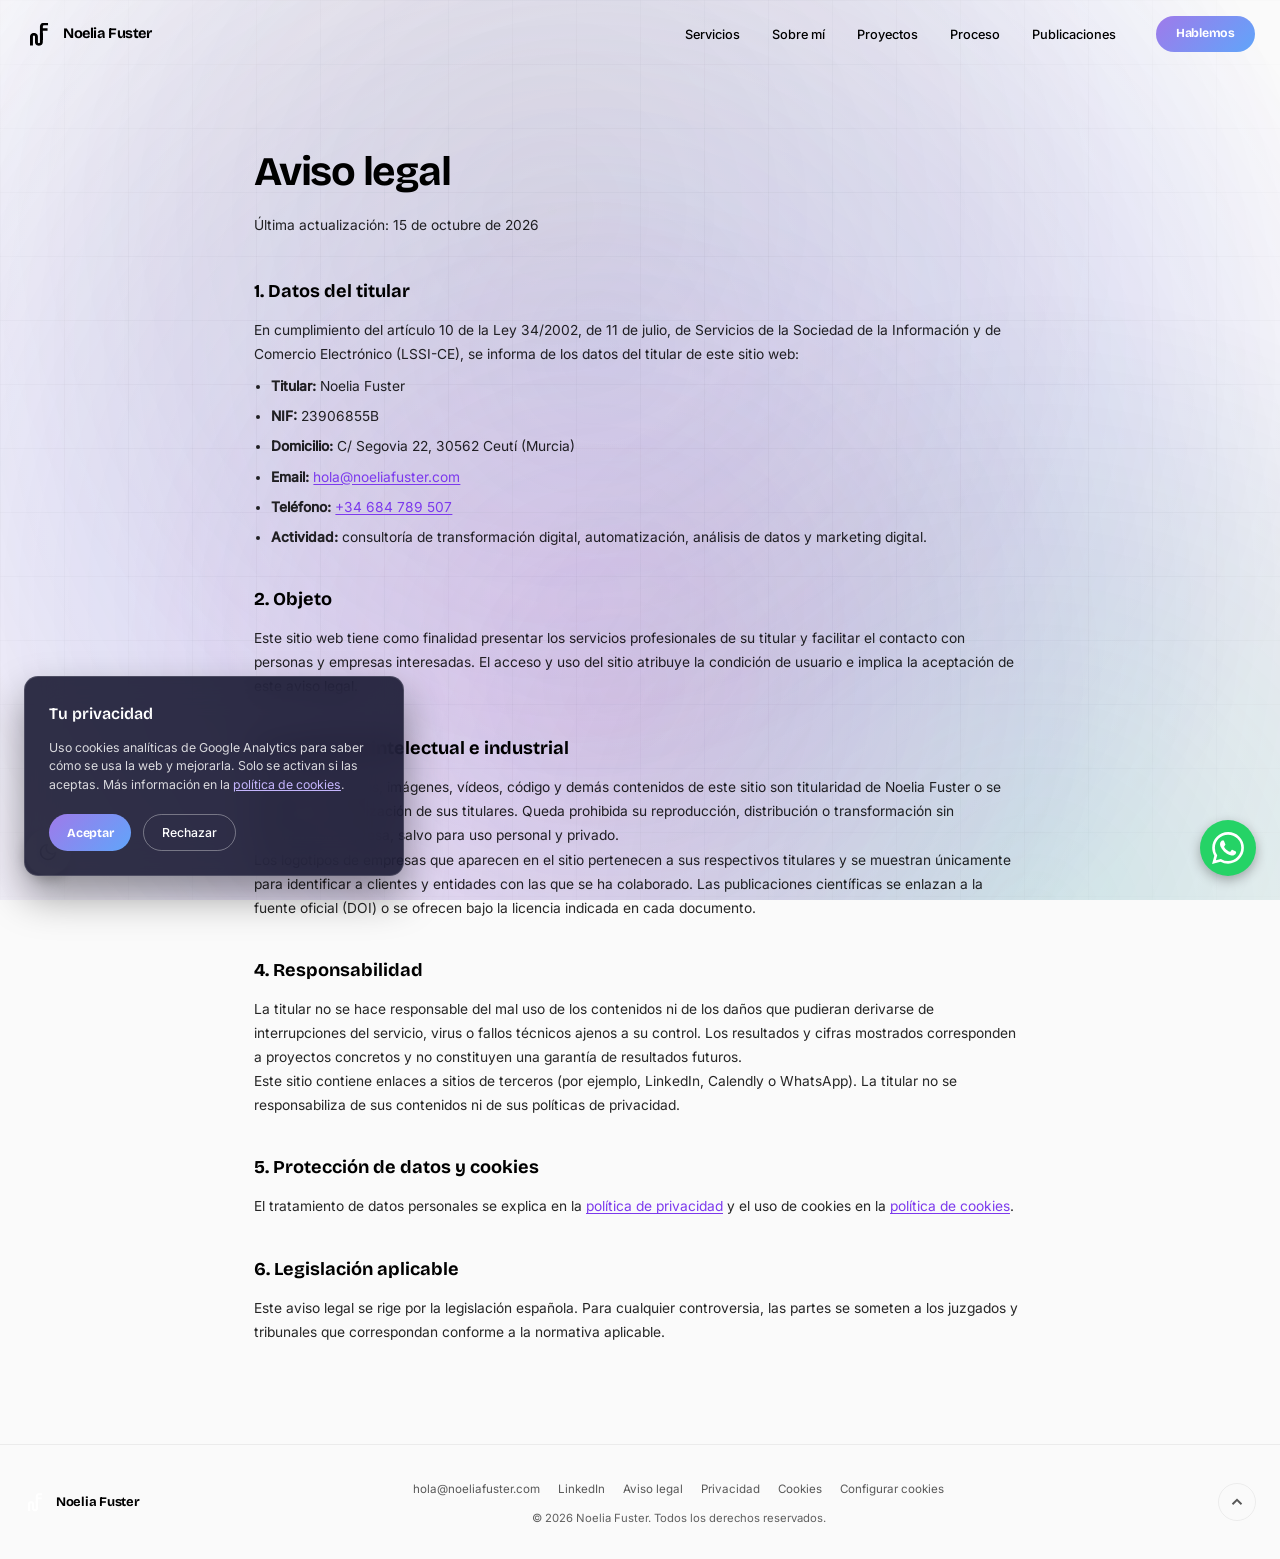
<file: aviso-legal.html>
<!DOCTYPE html>
<html lang="es" data-theme="light">

<head>
  <meta charset="UTF-8">
  <meta name="viewport" content="width=device-width, initial-scale=1.0">
  <script>
    (function () { var d = document.documentElement; d.classList.add('js'); var t = null; try { t = localStorage.getItem('theme'); } catch (e) { } if (t === 'dark') d.removeAttribute('data-theme'); else d.setAttribute('data-theme', 'light'); })();
  </script>

  <!-- ═══ SEO ═══ -->
  <title>Aviso legal | Noelia Fuster</title>
  <meta name="description"
    content="Aviso legal e información del titular del sitio web noeliafuster.com.">
  <meta name="author" content="Noelia Fuster">
  <meta name="robots" content="noindex, follow">
  <meta name="theme-color" content="#9f7aea">
  <link rel="canonical" href="https://noeliafuster.com/aviso-legal">

  <!-- ═══ OPEN GRAPH ═══ -->
  <meta property="og:title" content="Aviso legal — Noelia Fuster">
  <meta property="og:description"
    content="Aviso legal e información del titular del sitio web noeliafuster.com.">
  <meta property="og:type" content="website">
  <meta property="og:url" content="https://noeliafuster.com/aviso-legal">
  <meta property="og:image" content="https://noeliafuster.com/assets/og-image.jpg">
  <meta property="og:image:width" content="1200">
  <meta property="og:image:height" content="630">
  <meta property="og:locale" content="es_ES">
  <meta property="og:site_name" content="Noelia Fuster">
  <meta name="twitter:card" content="summary_large_image">

  <!-- ═══ FAVICON ═══ -->
  <link rel="icon" href="/favicon.ico" sizes="48x48">
  <link rel="icon" type="image/png" sizes="512x512" href="/assets/icon-512.png">
  <link rel="apple-touch-icon" href="/assets/apple-touch-icon.png">

  <!-- ═══ RECURSOS ═══ -->
  <link rel="preload" href="/assets/fonts/bricolage-grotesque-latin.woff2" as="font" type="font/woff2" crossorigin>
  <link rel="preload" href="/assets/fonts/inter-latin.woff2" as="font" type="font/woff2" crossorigin>
  <link rel="stylesheet" href="/assets/fonts/fonts.css?v=20261122">
  <link rel="stylesheet" href="/styles.css?v=20261122">

</head>

<body>
  <a href="#main" class="skip-link">Saltar al contenido</a>

  <div class="bg-orbs" aria-hidden="true">
    <div class="bg-orb bg-orb-1"></div>
    <div class="bg-orb bg-orb-2"></div>
    <div class="bg-orb bg-orb-3"></div>
    <div class="bg-orb bg-orb-4"></div>
    <div class="bg-orb bg-orb-5"></div>
  </div>

  <div class="cursor" id="cursor" aria-hidden="true"></div>
  <div class="cursor-ring" id="cursorRing" aria-hidden="true"></div>

  <!-- ═══ NAVEGACIÓN ═══ -->
  <header class="nav-header" id="navHeader">
    <nav class="nav-inner" aria-label="Navegación principal">
      <a href="/" class="nav-logo" aria-label="Noelia Fuster — inicio">
        <img src="/logo.svg" alt="" width="38" height="38" class="nav-logo-img">
        <span class="nav-logo-text">Noelia Fuster</span>
      </a>
      <ul class="nav-links" role="list">
        <li><a href="/#servicios" class="nav-link">Servicios</a></li>
        <li><a href="/#sobre-mi" class="nav-link">Sobre mí</a></li>
        <li><a href="/#proyectos" class="nav-link">Proyectos</a></li>
        <li><a href="/#proceso" class="nav-link">Proceso</a></li>
        <li><a href="/publicaciones" class="nav-link">Publicaciones</a></li>
      </ul>
      <a href="/#contacto" class="nav-cta" data-magnetic>Hablemos</a>
      <button class="nav-hamburger" id="navHamburger" type="button" aria-label="Abrir menú" aria-expanded="false"
        aria-controls="navMobile">
        <span></span><span></span>
      </button>
    </nav>
    <div class="nav-mobile" id="navMobile" aria-hidden="true" inert>
      <ul role="list">
        <li><a href="/#servicios" class="mobile-link">Servicios</a></li>
        <li><a href="/#sobre-mi" class="mobile-link">Sobre mí</a></li>
        <li><a href="/#proyectos" class="mobile-link">Proyectos</a></li>
        <li><a href="/#proceso" class="mobile-link">Proceso</a></li>
        <li><a href="/publicaciones" class="mobile-link">Publicaciones</a></li>
        <li><a href="/#contacto" class="mobile-link mobile-link-cta">Hablemos →</a></li>
      </ul>
    </div>
  </header>

  <main id="main" tabindex="-1" class="legal-page">
      <div class="container">
        <h1>Aviso legal</h1>
        <p class="legal-updated">Última actualización: 15 de octubre de 2026</p>

        <h2>1. Datos del titular</h2>
        <p>En cumplimiento del artículo 10 de la Ley 34/2002, de 11 de julio, de Servicios de la Sociedad de la
          Información y de Comercio Electrónico (LSSI-CE), se informa de los datos del titular de este sitio web:</p>
        <ul>
          <li><strong>Titular:</strong> Noelia Fuster</li>
          <li><strong>NIF:</strong> 23906855B</li>
          <li><strong>Domicilio:</strong> C/ Segovia 22, 30562 Ceutí (Murcia)</li>
          <li><strong>Email:</strong> <a href="mailto:hola@noeliafuster.com">hola@noeliafuster.com</a></li>
          <li><strong>Teléfono:</strong> <a href="tel:+34684789507">+34 684 789 507</a></li>
          <li><strong>Actividad:</strong> consultoría de transformación digital, automatización, análisis de datos y
            marketing digital.</li>
        </ul>

        <h2>2. Objeto</h2>
        <p>Este sitio web tiene como finalidad presentar los servicios profesionales de su titular y facilitar el
          contacto con personas y empresas interesadas. El acceso y uso del sitio atribuye la condición de usuario e
          implica la aceptación de este aviso legal.</p>

        <h2>3. Propiedad intelectual e industrial</h2>
        <p>Los textos, diseños, imágenes, vídeos, código y demás contenidos de este sitio son titularidad de Noelia
          Fuster o se utilizan con autorización de sus titulares. Queda prohibida su reproducción, distribución o
          transformación sin autorización expresa, salvo para uso personal y privado.</p>
        <p>Los logotipos de empresas que aparecen en el sitio pertenecen a sus respectivos titulares y se muestran
          únicamente para identificar a clientes y entidades con las que se ha colaborado. Las publicaciones
          científicas se enlazan a la fuente oficial (DOI) o se ofrecen bajo la licencia indicada en cada documento.</p>

        <h2>4. Responsabilidad</h2>
        <p>La titular no se hace responsable del mal uso de los contenidos ni de los daños que pudieran derivarse de
          interrupciones del servicio, virus o fallos técnicos ajenos a su control. Los resultados y cifras mostrados
          corresponden a proyectos concretos y no constituyen una garantía de resultados futuros.</p>
        <p>Este sitio contiene enlaces a sitios de terceros (por ejemplo, LinkedIn, Calendly o WhatsApp). La titular
          no se responsabiliza de sus contenidos ni de sus políticas de privacidad.</p>

        <h2>5. Protección de datos y cookies</h2>
        <p>El tratamiento de datos personales se explica en la <a href="/privacidad">política de privacidad</a> y el
          uso de cookies en la <a href="/cookies">política de cookies</a>.</p>

        <h2>6. Legislación aplicable</h2>
        <p>Este aviso legal se rige por la legislación española. Para cualquier controversia, las partes se someten a
          los juzgados y tribunales que correspondan conforme a la normativa aplicable.</p>
      </div>
  </main>

  <!-- ═══ FOOTER ═══ -->
  <footer class="site-footer">
    <div class="container footer-inner">
      <a href="/" class="footer-logo">
        <img src="/logo.svg" alt="" width="28" height="28">
        <span>Noelia Fuster</span>
      </a>
      <div class="footer-meta">
        <nav class="footer-links" aria-label="Enlaces legales y de contacto">
          <a href="mailto:hola@noeliafuster.com" class="footer-link">hola@noeliafuster.com</a>
          <a href="https://www.linkedin.com/in/noeliafustercoma" class="footer-link" target="_blank"
            rel="noopener noreferrer">LinkedIn</a>
          <a href="/aviso-legal" class="footer-link">Aviso legal</a>
          <a href="/privacidad" class="footer-link">Privacidad</a>
          <a href="/cookies" class="footer-link">Cookies</a>
          <button type="button" class="footer-link" data-open-cookie-settings>Configurar cookies</button>
        </nav>
        <p class="footer-copy">© <span data-current-year>2026</span> Noelia Fuster. Todos los derechos reservados.</p>
      </div>
      <a href="#main" class="back-top" aria-label="Volver arriba">
        <svg width="18" height="18" viewBox="0 0 24 24" fill="none" stroke="currentColor" stroke-width="2.5" aria-hidden="true">
          <path d="M18 15l-6-6-6 6" />
        </svg>
      </a>
    </div>
  </footer>

  <!-- ═══ AVISO DE COOKIES ═══ -->
  <div class="p-notice" id="p-notice" role="dialog" aria-labelledby="pNoticeTitle" aria-describedby="pNoticeText">
    <p class="p-notice-title" id="pNoticeTitle">Tu privacidad</p>
    <p class="p-notice-text" id="pNoticeText">Uso cookies analíticas de Google Analytics para saber cómo se usa la web
      y mejorarla. Solo se activan si las aceptas. Más información en la <a href="/cookies">política de
        cookies</a>.</p>
    <div class="p-notice-actions">
      <button type="button" class="btn-primary" id="accept-p-notice">Aceptar</button>
      <button type="button" class="btn-ghost" id="reject-p-notice">Rechazar</button>
    </div>
  </div>

  <button class="theme-toggle" id="themeToggle" type="button" aria-label="Activar modo oscuro">
    <svg class="icon-sun" width="20" height="20" viewBox="0 0 24 24" fill="none" stroke="currentColor" stroke-width="2"
      stroke-linecap="round" stroke-linejoin="round" aria-hidden="true">
      <circle cx="12" cy="12" r="5"></circle>
      <line x1="12" y1="1" x2="12" y2="3"></line>
      <line x1="12" y1="21" x2="12" y2="23"></line>
      <line x1="4.22" y1="4.22" x2="5.64" y2="5.64"></line>
      <line x1="18.36" y1="18.36" x2="19.78" y2="19.78"></line>
      <line x1="1" y1="12" x2="3" y2="12"></line>
      <line x1="21" y1="12" x2="23" y2="12"></line>
      <line x1="4.22" y1="19.78" x2="5.64" y2="18.36"></line>
      <line x1="18.36" y1="5.64" x2="19.78" y2="4.22"></line>
    </svg>
    <svg class="icon-moon" width="20" height="20" viewBox="0 0 24 24" fill="none" stroke="currentColor" stroke-width="2"
      stroke-linecap="round" stroke-linejoin="round" aria-hidden="true">
      <path d="M21 12.79A9 9 0 1 1 11.21 3 7 7 0 0 0 21 12.79z"></path>
    </svg>
  </button>

  <a href="https://wa.me/34684789507" class="whatsapp-float" target="_blank" rel="noopener noreferrer"
    aria-label="Contactar por WhatsApp">
    <svg viewBox="0 0 24 24" fill="currentColor" aria-hidden="true">
      <path
        d="M17.472 14.382c-.297-.149-1.758-.867-2.03-.967-.273-.099-.471-.148-.67.15-.197.297-.767.966-.94 1.164-.173.199-.347.223-.644.075-.297-.15-1.255-.463-2.39-1.475-.883-.788-1.48-1.761-1.653-2.059-.173-.297-.018-.458.13-.606.134-.133.298-.347.446-.52.149-.174.198-.298.298-.497.099-.198.05-.371-.025-.52-.075-.149-.669-1.612-.916-2.207-.242-.579-.487-.5-.669-.51a12.8 12.8 0 0 0-.57-.01c-.198 0-.52.074-.792.372-.272.297-1.04 1.016-1.04 2.479 0 1.462 1.065 2.875 1.213 3.074.149.198 2.096 3.2 5.077 4.487.709.306 1.262.489 1.694.625.712.227 1.36.195 1.871.118.571-.085 1.758-.719 2.006-1.413.248-.694.248-1.289.173-1.413-.074-.124-.272-.198-.57-.347m-5.421 7.403h-.004a9.87 9.87 0 0 1-5.031-1.378l-.361-.214-3.741.982.998-3.648-.235-.374a9.86 9.86 0 0 1-1.51-5.26c.001-5.45 4.436-9.884 9.888-9.884 2.64 0 5.122 1.03 6.988 2.898a9.825 9.825 0 0 1 2.893 6.994c-.003 5.45-4.437 9.884-9.885 9.884m8.413-18.297A11.815 11.815 0 0 0 12.05 0C5.495 0 .16 5.335.157 11.892c0 2.096.547 4.142 1.588 5.945L.057 24l6.305-1.654a11.882 11.882 0 0 0 5.683 1.448h.005c6.554 0 11.89-5.335 11.893-11.893a11.821 11.821 0 0 0-3.48-8.413Z" />
    </svg>
  </a>

  <script src="/script.js?v=20261122" defer></script>
</body>

</html>
</file>
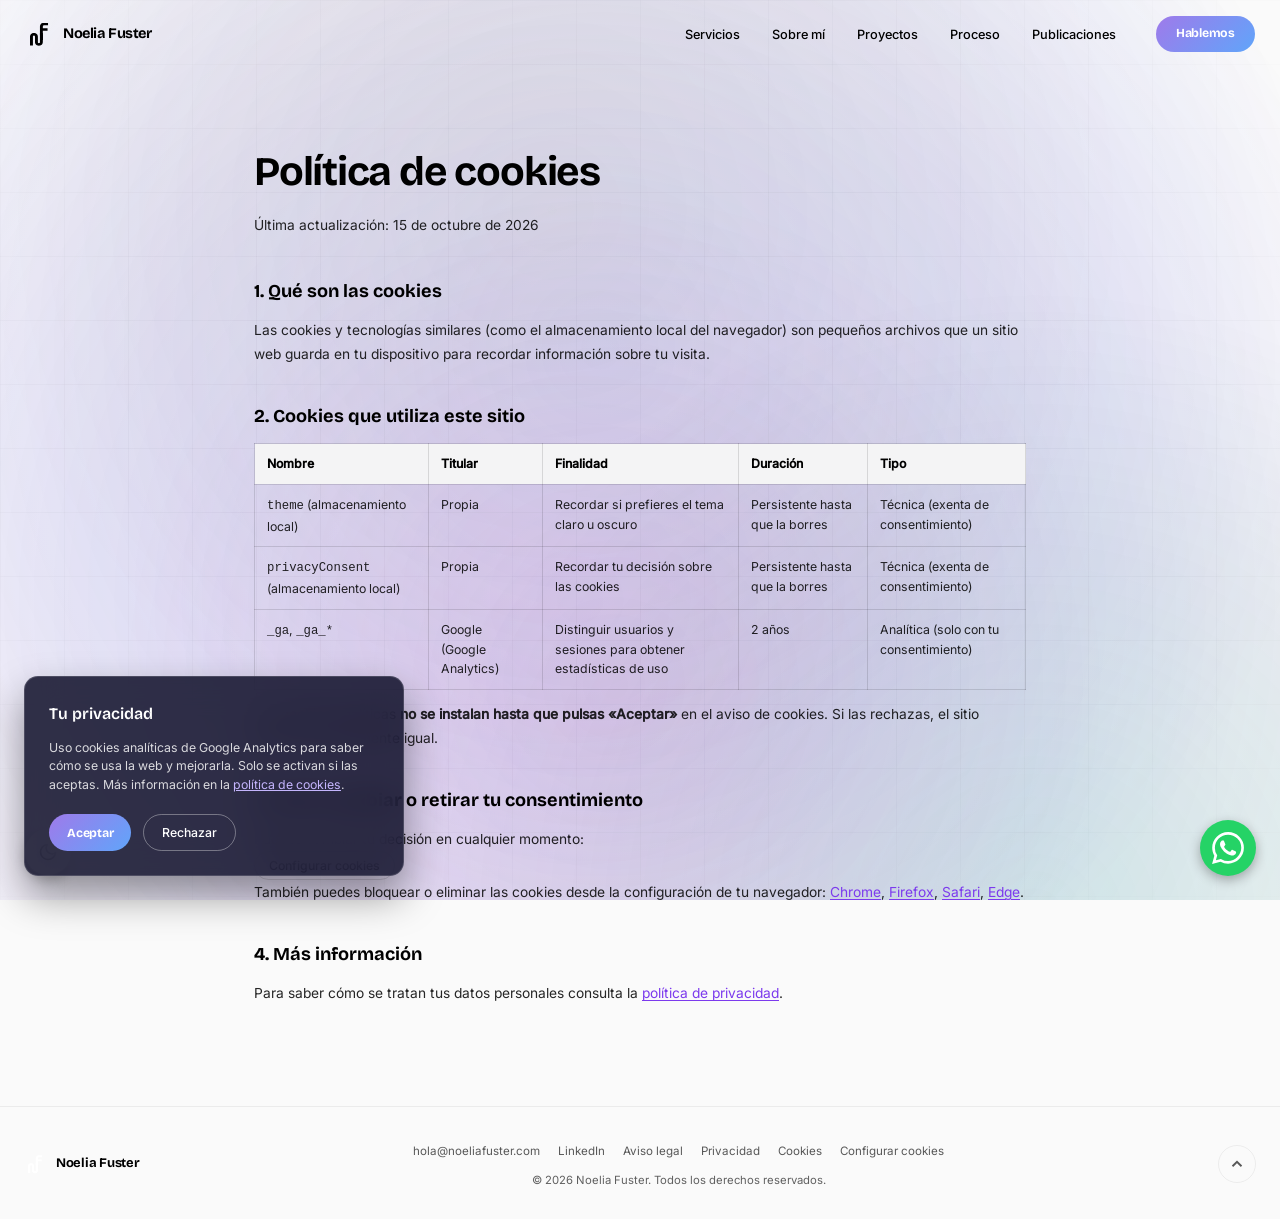
<file: cookies.html>
<!DOCTYPE html>
<html lang="es" data-theme="light">

<head>
  <meta charset="UTF-8">
  <meta name="viewport" content="width=device-width, initial-scale=1.0">
  <script>
    (function () { var d = document.documentElement; d.classList.add('js'); var t = null; try { t = localStorage.getItem('theme'); } catch (e) { } if (t === 'dark') d.removeAttribute('data-theme'); else d.setAttribute('data-theme', 'light'); })();
  </script>

  <!-- ═══ SEO ═══ -->
  <title>Política de cookies | Noelia Fuster</title>
  <meta name="description"
    content="Qué cookies utiliza noeliafuster.com y cómo gestionarlas.">
  <meta name="author" content="Noelia Fuster">
  <meta name="robots" content="noindex, follow">
  <meta name="theme-color" content="#9f7aea">
  <link rel="canonical" href="https://noeliafuster.com/cookies">

  <!-- ═══ OPEN GRAPH ═══ -->
  <meta property="og:title" content="Política de cookies — Noelia Fuster">
  <meta property="og:description"
    content="Qué cookies utiliza noeliafuster.com y cómo gestionarlas.">
  <meta property="og:type" content="website">
  <meta property="og:url" content="https://noeliafuster.com/cookies">
  <meta property="og:image" content="https://noeliafuster.com/assets/og-image.jpg">
  <meta property="og:image:width" content="1200">
  <meta property="og:image:height" content="630">
  <meta property="og:locale" content="es_ES">
  <meta property="og:site_name" content="Noelia Fuster">
  <meta name="twitter:card" content="summary_large_image">

  <!-- ═══ FAVICON ═══ -->
  <link rel="icon" href="/favicon.ico" sizes="48x48">
  <link rel="icon" type="image/png" sizes="512x512" href="/assets/icon-512.png">
  <link rel="apple-touch-icon" href="/assets/apple-touch-icon.png">

  <!-- ═══ RECURSOS ═══ -->
  <link rel="preload" href="/assets/fonts/bricolage-grotesque-latin.woff2" as="font" type="font/woff2" crossorigin>
  <link rel="preload" href="/assets/fonts/inter-latin.woff2" as="font" type="font/woff2" crossorigin>
  <link rel="stylesheet" href="/assets/fonts/fonts.css?v=20261122">
  <link rel="stylesheet" href="/styles.css?v=20261122">

</head>

<body>
  <a href="#main" class="skip-link">Saltar al contenido</a>

  <div class="bg-orbs" aria-hidden="true">
    <div class="bg-orb bg-orb-1"></div>
    <div class="bg-orb bg-orb-2"></div>
    <div class="bg-orb bg-orb-3"></div>
    <div class="bg-orb bg-orb-4"></div>
    <div class="bg-orb bg-orb-5"></div>
  </div>

  <div class="cursor" id="cursor" aria-hidden="true"></div>
  <div class="cursor-ring" id="cursorRing" aria-hidden="true"></div>

  <!-- ═══ NAVEGACIÓN ═══ -->
  <header class="nav-header" id="navHeader">
    <nav class="nav-inner" aria-label="Navegación principal">
      <a href="/" class="nav-logo" aria-label="Noelia Fuster — inicio">
        <img src="/logo.svg" alt="" width="38" height="38" class="nav-logo-img">
        <span class="nav-logo-text">Noelia Fuster</span>
      </a>
      <ul class="nav-links" role="list">
        <li><a href="/#servicios" class="nav-link">Servicios</a></li>
        <li><a href="/#sobre-mi" class="nav-link">Sobre mí</a></li>
        <li><a href="/#proyectos" class="nav-link">Proyectos</a></li>
        <li><a href="/#proceso" class="nav-link">Proceso</a></li>
        <li><a href="/publicaciones" class="nav-link">Publicaciones</a></li>
      </ul>
      <a href="/#contacto" class="nav-cta" data-magnetic>Hablemos</a>
      <button class="nav-hamburger" id="navHamburger" type="button" aria-label="Abrir menú" aria-expanded="false"
        aria-controls="navMobile">
        <span></span><span></span>
      </button>
    </nav>
    <div class="nav-mobile" id="navMobile" aria-hidden="true" inert>
      <ul role="list">
        <li><a href="/#servicios" class="mobile-link">Servicios</a></li>
        <li><a href="/#sobre-mi" class="mobile-link">Sobre mí</a></li>
        <li><a href="/#proyectos" class="mobile-link">Proyectos</a></li>
        <li><a href="/#proceso" class="mobile-link">Proceso</a></li>
        <li><a href="/publicaciones" class="mobile-link">Publicaciones</a></li>
        <li><a href="/#contacto" class="mobile-link mobile-link-cta">Hablemos →</a></li>
      </ul>
    </div>
  </header>

  <main id="main" tabindex="-1" class="legal-page">
      <div class="container">
        <h1>Política de cookies</h1>
        <p class="legal-updated">Última actualización: 15 de octubre de 2026</p>

        <h2>1. Qué son las cookies</h2>
        <p>Las cookies y tecnologías similares (como el almacenamiento local del navegador) son pequeños archivos que
          un sitio web guarda en tu dispositivo para recordar información sobre tu visita.</p>

        <h2>2. Cookies que utiliza este sitio</h2>
        <table>
          <thead>
            <tr><th>Nombre</th><th>Titular</th><th>Finalidad</th><th>Duración</th><th>Tipo</th></tr>
          </thead>
          <tbody>
            <tr>
              <td><code>theme</code> (almacenamiento local)</td>
              <td>Propia</td>
              <td>Recordar si prefieres el tema claro u oscuro</td>
              <td>Persistente hasta que la borres</td>
              <td>Técnica (exenta de consentimiento)</td>
            </tr>
            <tr>
              <td><code>privacyConsent</code> (almacenamiento local)</td>
              <td>Propia</td>
              <td>Recordar tu decisión sobre las cookies</td>
              <td>Persistente hasta que la borres</td>
              <td>Técnica (exenta de consentimiento)</td>
            </tr>
            <tr>
              <td><code>_ga</code>, <code>_ga_*</code></td>
              <td>Google (Google Analytics)</td>
              <td>Distinguir usuarios y sesiones para obtener estadísticas de uso</td>
              <td>2 años</td>
              <td>Analítica (solo con tu consentimiento)</td>
            </tr>
          </tbody>
        </table>
        <p>Las cookies analíticas <strong>no se instalan hasta que pulsas «Aceptar»</strong> en el aviso de cookies.
          Si las rechazas, el sitio funciona exactamente igual.</p>

        <h2>3. Cómo cambiar o retirar tu consentimiento</h2>
        <p>Puedes cambiar tu decisión en cualquier momento:</p>
        <p><button type="button" class="btn-ghost btn-small" data-open-cookie-settings>Configurar cookies</button></p>
        <p>También puedes bloquear o eliminar las cookies desde la configuración de tu navegador:
          <a href="https://support.google.com/chrome/answer/95647" target="_blank" rel="noopener">Chrome</a>,
          <a href="https://support.mozilla.org/es/kb/Borrar%20cookies" target="_blank" rel="noopener">Firefox</a>,
          <a href="https://support.apple.com/es-es/guide/safari/sfri11471/mac" target="_blank" rel="noopener">Safari</a>,
          <a href="https://support.microsoft.com/es-es/microsoft-edge" target="_blank" rel="noopener">Edge</a>.</p>

        <h2>4. Más información</h2>
        <p>Para saber cómo se tratan tus datos personales consulta la <a href="/privacidad">política de
            privacidad</a>.</p>
      </div>
  </main>

  <!-- ═══ FOOTER ═══ -->
  <footer class="site-footer">
    <div class="container footer-inner">
      <a href="/" class="footer-logo">
        <img src="/logo.svg" alt="" width="28" height="28">
        <span>Noelia Fuster</span>
      </a>
      <div class="footer-meta">
        <nav class="footer-links" aria-label="Enlaces legales y de contacto">
          <a href="mailto:hola@noeliafuster.com" class="footer-link">hola@noeliafuster.com</a>
          <a href="https://www.linkedin.com/in/noeliafustercoma" class="footer-link" target="_blank"
            rel="noopener noreferrer">LinkedIn</a>
          <a href="/aviso-legal" class="footer-link">Aviso legal</a>
          <a href="/privacidad" class="footer-link">Privacidad</a>
          <a href="/cookies" class="footer-link">Cookies</a>
          <button type="button" class="footer-link" data-open-cookie-settings>Configurar cookies</button>
        </nav>
        <p class="footer-copy">© <span data-current-year>2026</span> Noelia Fuster. Todos los derechos reservados.</p>
      </div>
      <a href="#main" class="back-top" aria-label="Volver arriba">
        <svg width="18" height="18" viewBox="0 0 24 24" fill="none" stroke="currentColor" stroke-width="2.5" aria-hidden="true">
          <path d="M18 15l-6-6-6 6" />
        </svg>
      </a>
    </div>
  </footer>

  <!-- ═══ AVISO DE COOKIES ═══ -->
  <div class="p-notice" id="p-notice" role="dialog" aria-labelledby="pNoticeTitle" aria-describedby="pNoticeText">
    <p class="p-notice-title" id="pNoticeTitle">Tu privacidad</p>
    <p class="p-notice-text" id="pNoticeText">Uso cookies analíticas de Google Analytics para saber cómo se usa la web
      y mejorarla. Solo se activan si las aceptas. Más información en la <a href="/cookies">política de
        cookies</a>.</p>
    <div class="p-notice-actions">
      <button type="button" class="btn-primary" id="accept-p-notice">Aceptar</button>
      <button type="button" class="btn-ghost" id="reject-p-notice">Rechazar</button>
    </div>
  </div>

  <button class="theme-toggle" id="themeToggle" type="button" aria-label="Activar modo oscuro">
    <svg class="icon-sun" width="20" height="20" viewBox="0 0 24 24" fill="none" stroke="currentColor" stroke-width="2"
      stroke-linecap="round" stroke-linejoin="round" aria-hidden="true">
      <circle cx="12" cy="12" r="5"></circle>
      <line x1="12" y1="1" x2="12" y2="3"></line>
      <line x1="12" y1="21" x2="12" y2="23"></line>
      <line x1="4.22" y1="4.22" x2="5.64" y2="5.64"></line>
      <line x1="18.36" y1="18.36" x2="19.78" y2="19.78"></line>
      <line x1="1" y1="12" x2="3" y2="12"></line>
      <line x1="21" y1="12" x2="23" y2="12"></line>
      <line x1="4.22" y1="19.78" x2="5.64" y2="18.36"></line>
      <line x1="18.36" y1="5.64" x2="19.78" y2="4.22"></line>
    </svg>
    <svg class="icon-moon" width="20" height="20" viewBox="0 0 24 24" fill="none" stroke="currentColor" stroke-width="2"
      stroke-linecap="round" stroke-linejoin="round" aria-hidden="true">
      <path d="M21 12.79A9 9 0 1 1 11.21 3 7 7 0 0 0 21 12.79z"></path>
    </svg>
  </button>

  <a href="https://wa.me/34684789507" class="whatsapp-float" target="_blank" rel="noopener noreferrer"
    aria-label="Contactar por WhatsApp">
    <svg viewBox="0 0 24 24" fill="currentColor" aria-hidden="true">
      <path
        d="M17.472 14.382c-.297-.149-1.758-.867-2.03-.967-.273-.099-.471-.148-.67.15-.197.297-.767.966-.94 1.164-.173.199-.347.223-.644.075-.297-.15-1.255-.463-2.39-1.475-.883-.788-1.48-1.761-1.653-2.059-.173-.297-.018-.458.13-.606.134-.133.298-.347.446-.52.149-.174.198-.298.298-.497.099-.198.05-.371-.025-.52-.075-.149-.669-1.612-.916-2.207-.242-.579-.487-.5-.669-.51a12.8 12.8 0 0 0-.57-.01c-.198 0-.52.074-.792.372-.272.297-1.04 1.016-1.04 2.479 0 1.462 1.065 2.875 1.213 3.074.149.198 2.096 3.2 5.077 4.487.709.306 1.262.489 1.694.625.712.227 1.36.195 1.871.118.571-.085 1.758-.719 2.006-1.413.248-.694.248-1.289.173-1.413-.074-.124-.272-.198-.57-.347m-5.421 7.403h-.004a9.87 9.87 0 0 1-5.031-1.378l-.361-.214-3.741.982.998-3.648-.235-.374a9.86 9.86 0 0 1-1.51-5.26c.001-5.45 4.436-9.884 9.888-9.884 2.64 0 5.122 1.03 6.988 2.898a9.825 9.825 0 0 1 2.893 6.994c-.003 5.45-4.437 9.884-9.885 9.884m8.413-18.297A11.815 11.815 0 0 0 12.05 0C5.495 0 .16 5.335.157 11.892c0 2.096.547 4.142 1.588 5.945L.057 24l6.305-1.654a11.882 11.882 0 0 0 5.683 1.448h.005c6.554 0 11.89-5.335 11.893-11.893a11.821 11.821 0 0 0-3.48-8.413Z" />
    </svg>
  </a>

  <script src="/script.js?v=20261122" defer></script>
</body>

</html>
</file>
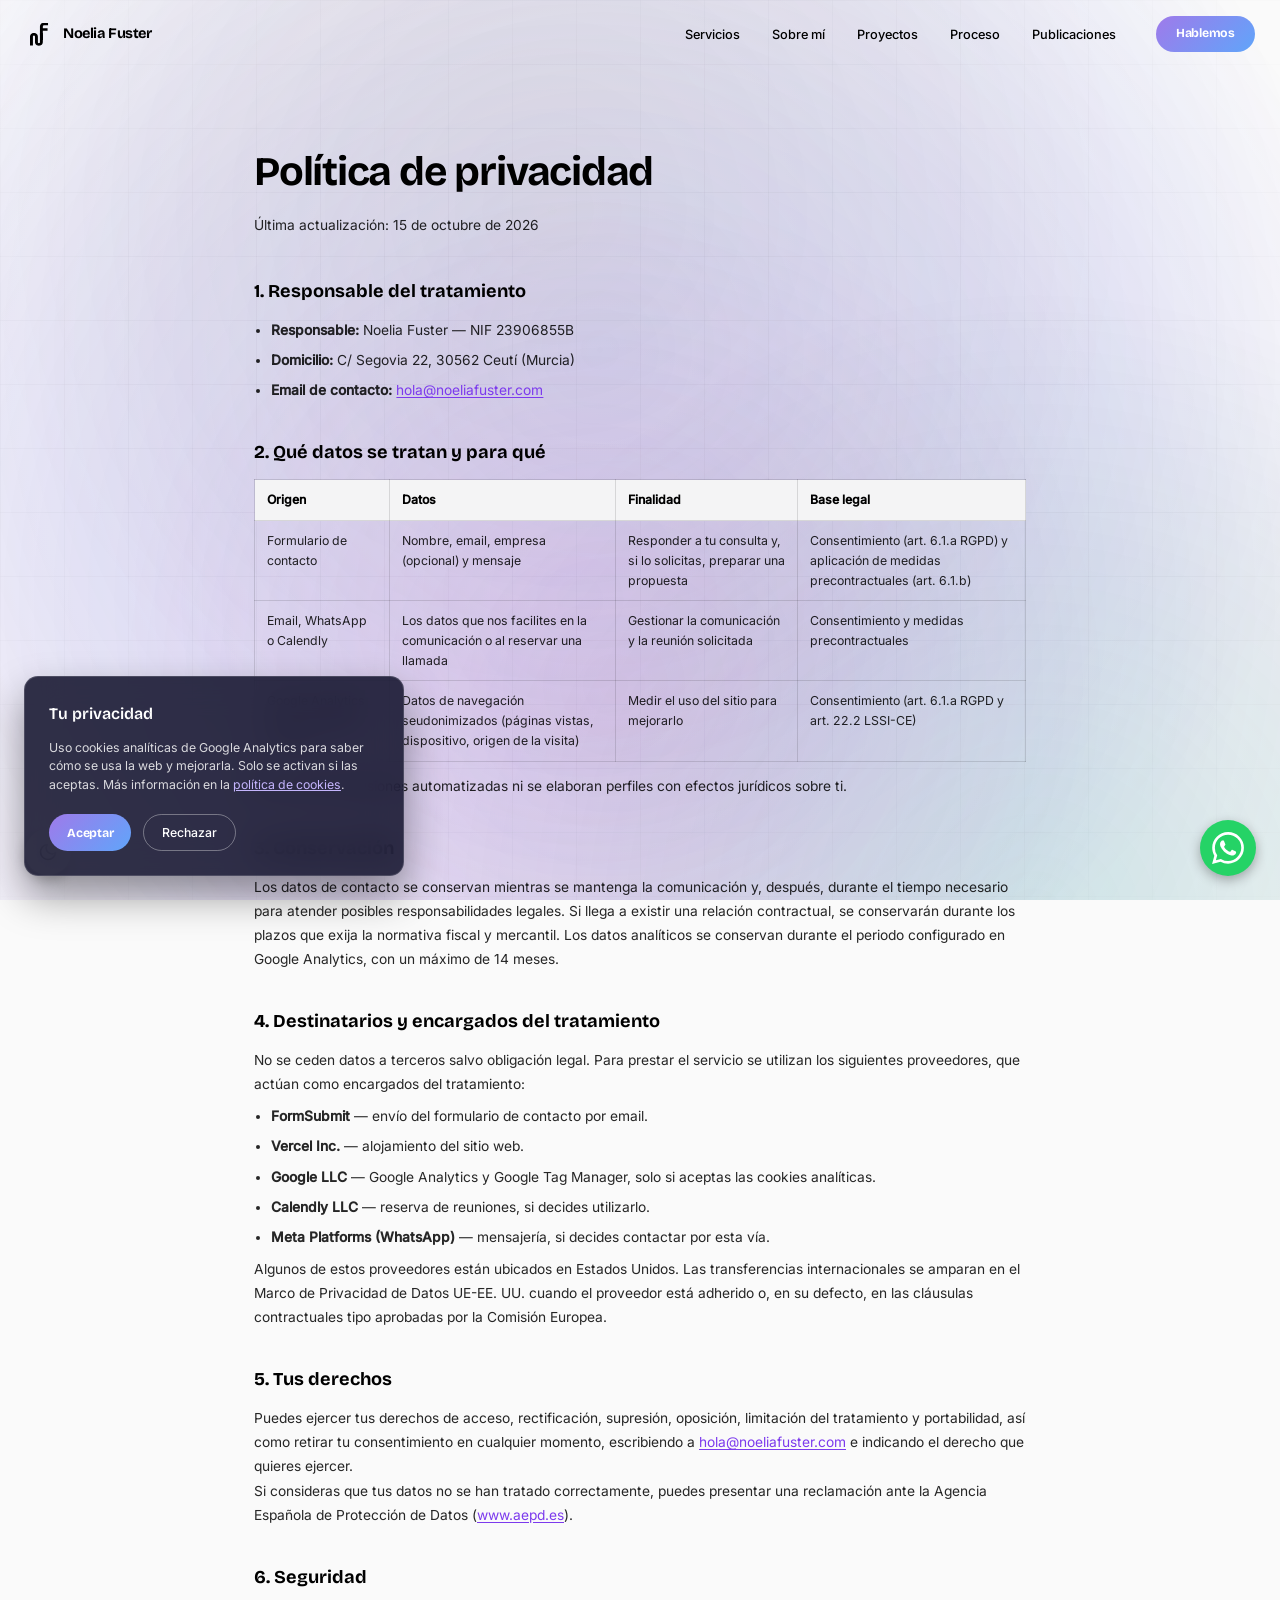
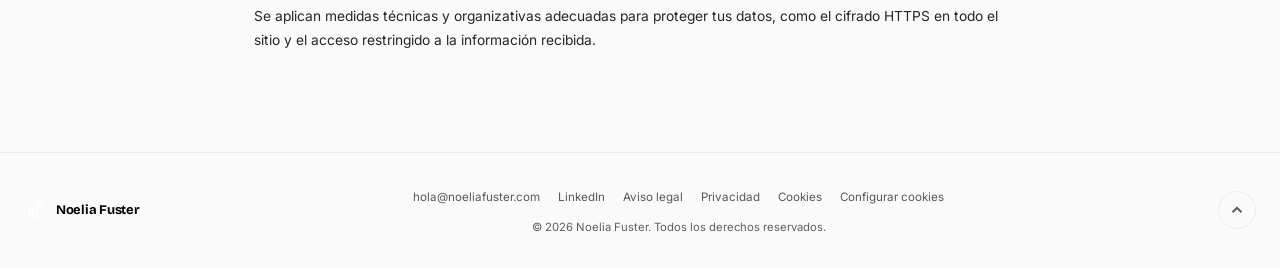
<file: privacidad.html>
<!DOCTYPE html>
<html lang="es" data-theme="light">

<head>
  <meta charset="UTF-8">
  <meta name="viewport" content="width=device-width, initial-scale=1.0">
  <script>
    (function () { var d = document.documentElement; d.classList.add('js'); var t = null; try { t = localStorage.getItem('theme'); } catch (e) { } if (t === 'dark') d.removeAttribute('data-theme'); else d.setAttribute('data-theme', 'light'); })();
  </script>

  <!-- ═══ SEO ═══ -->
  <title>Política de privacidad | Noelia Fuster</title>
  <meta name="description"
    content="Cómo trata Noelia Fuster los datos personales recogidos a través de noeliafuster.com.">
  <meta name="author" content="Noelia Fuster">
  <meta name="robots" content="noindex, follow">
  <meta name="theme-color" content="#9f7aea">
  <link rel="canonical" href="https://noeliafuster.com/privacidad">

  <!-- ═══ OPEN GRAPH ═══ -->
  <meta property="og:title" content="Política de privacidad — Noelia Fuster">
  <meta property="og:description"
    content="Cómo trata Noelia Fuster los datos personales recogidos a través de noeliafuster.com.">
  <meta property="og:type" content="website">
  <meta property="og:url" content="https://noeliafuster.com/privacidad">
  <meta property="og:image" content="https://noeliafuster.com/assets/og-image.jpg">
  <meta property="og:image:width" content="1200">
  <meta property="og:image:height" content="630">
  <meta property="og:locale" content="es_ES">
  <meta property="og:site_name" content="Noelia Fuster">
  <meta name="twitter:card" content="summary_large_image">

  <!-- ═══ FAVICON ═══ -->
  <link rel="icon" href="/favicon.ico" sizes="48x48">
  <link rel="icon" type="image/png" sizes="512x512" href="/assets/icon-512.png">
  <link rel="apple-touch-icon" href="/assets/apple-touch-icon.png">

  <!-- ═══ RECURSOS ═══ -->
  <link rel="preload" href="/assets/fonts/bricolage-grotesque-latin.woff2" as="font" type="font/woff2" crossorigin>
  <link rel="preload" href="/assets/fonts/inter-latin.woff2" as="font" type="font/woff2" crossorigin>
  <link rel="stylesheet" href="/assets/fonts/fonts.css?v=20261122">
  <link rel="stylesheet" href="/styles.css?v=20261122">

</head>

<body>
  <a href="#main" class="skip-link">Saltar al contenido</a>

  <div class="bg-orbs" aria-hidden="true">
    <div class="bg-orb bg-orb-1"></div>
    <div class="bg-orb bg-orb-2"></div>
    <div class="bg-orb bg-orb-3"></div>
    <div class="bg-orb bg-orb-4"></div>
    <div class="bg-orb bg-orb-5"></div>
  </div>

  <div class="cursor" id="cursor" aria-hidden="true"></div>
  <div class="cursor-ring" id="cursorRing" aria-hidden="true"></div>

  <!-- ═══ NAVEGACIÓN ═══ -->
  <header class="nav-header" id="navHeader">
    <nav class="nav-inner" aria-label="Navegación principal">
      <a href="/" class="nav-logo" aria-label="Noelia Fuster — inicio">
        <img src="/logo.svg" alt="" width="38" height="38" class="nav-logo-img">
        <span class="nav-logo-text">Noelia Fuster</span>
      </a>
      <ul class="nav-links" role="list">
        <li><a href="/#servicios" class="nav-link">Servicios</a></li>
        <li><a href="/#sobre-mi" class="nav-link">Sobre mí</a></li>
        <li><a href="/#proyectos" class="nav-link">Proyectos</a></li>
        <li><a href="/#proceso" class="nav-link">Proceso</a></li>
        <li><a href="/publicaciones" class="nav-link">Publicaciones</a></li>
      </ul>
      <a href="/#contacto" class="nav-cta" data-magnetic>Hablemos</a>
      <button class="nav-hamburger" id="navHamburger" type="button" aria-label="Abrir menú" aria-expanded="false"
        aria-controls="navMobile">
        <span></span><span></span>
      </button>
    </nav>
    <div class="nav-mobile" id="navMobile" aria-hidden="true" inert>
      <ul role="list">
        <li><a href="/#servicios" class="mobile-link">Servicios</a></li>
        <li><a href="/#sobre-mi" class="mobile-link">Sobre mí</a></li>
        <li><a href="/#proyectos" class="mobile-link">Proyectos</a></li>
        <li><a href="/#proceso" class="mobile-link">Proceso</a></li>
        <li><a href="/publicaciones" class="mobile-link">Publicaciones</a></li>
        <li><a href="/#contacto" class="mobile-link mobile-link-cta">Hablemos →</a></li>
      </ul>
    </div>
  </header>

  <main id="main" tabindex="-1" class="legal-page">
      <div class="container">
        <h1>Política de privacidad</h1>
        <p class="legal-updated">Última actualización: 15 de octubre de 2026</p>

        <h2>1. Responsable del tratamiento</h2>
        <ul>
          <li><strong>Responsable:</strong> Noelia Fuster — NIF 23906855B</li>
          <li><strong>Domicilio:</strong> C/ Segovia 22, 30562 Ceutí (Murcia)</li>
          <li><strong>Email de contacto:</strong> <a href="mailto:hola@noeliafuster.com">hola@noeliafuster.com</a></li>
        </ul>

        <h2>2. Qué datos se tratan y para qué</h2>
        <table>
          <thead>
            <tr><th>Origen</th><th>Datos</th><th>Finalidad</th><th>Base legal</th></tr>
          </thead>
          <tbody>
            <tr>
              <td>Formulario de contacto</td>
              <td>Nombre, email, empresa (opcional) y mensaje</td>
              <td>Responder a tu consulta y, si lo solicitas, preparar una propuesta</td>
              <td>Consentimiento (art. 6.1.a RGPD) y aplicación de medidas precontractuales (art. 6.1.b)</td>
            </tr>
            <tr>
              <td>Email, WhatsApp o Calendly</td>
              <td>Los datos que nos facilites en la comunicación o al reservar una llamada</td>
              <td>Gestionar la comunicación y la reunión solicitada</td>
              <td>Consentimiento y medidas precontractuales</td>
            </tr>
            <tr>
              <td>Google Analytics (solo si aceptas cookies)</td>
              <td>Datos de navegación seudonimizados (páginas vistas, dispositivo, origen de la visita)</td>
              <td>Medir el uso del sitio para mejorarlo</td>
              <td>Consentimiento (art. 6.1.a RGPD y art. 22.2 LSSI-CE)</td>
            </tr>
          </tbody>
        </table>
        <p>No se toman decisiones automatizadas ni se elaboran perfiles con efectos jurídicos sobre ti.</p>

        <h2>3. Conservación</h2>
        <p>Los datos de contacto se conservan mientras se mantenga la comunicación y, después, durante el tiempo
          necesario para atender posibles responsabilidades legales. Si llega a existir una relación contractual, se
          conservarán durante los plazos que exija la normativa fiscal y mercantil. Los datos analíticos se conservan
          durante el periodo configurado en Google Analytics, con un máximo de 14 meses.</p>

        <h2>4. Destinatarios y encargados del tratamiento</h2>
        <p>No se ceden datos a terceros salvo obligación legal. Para prestar el servicio se utilizan los siguientes
          proveedores, que actúan como encargados del tratamiento:</p>
        <ul>
          <li><strong>FormSubmit</strong> — envío del formulario de contacto por email.</li>
          <li><strong>Vercel Inc.</strong> — alojamiento del sitio web.</li>
          <li><strong>Google LLC</strong> — Google Analytics y Google Tag Manager, solo si aceptas las cookies
            analíticas.</li>
          <li><strong>Calendly LLC</strong> — reserva de reuniones, si decides utilizarlo.</li>
          <li><strong>Meta Platforms (WhatsApp)</strong> — mensajería, si decides contactar por esta vía.</li>
        </ul>
        <p>Algunos de estos proveedores están ubicados en Estados Unidos. Las transferencias internacionales se amparan
          en el Marco de Privacidad de Datos UE-EE. UU. cuando el proveedor está adherido o, en su defecto, en las
          cláusulas contractuales tipo aprobadas por la Comisión Europea.</p>

        <h2>5. Tus derechos</h2>
        <p>Puedes ejercer tus derechos de acceso, rectificación, supresión, oposición, limitación del tratamiento y
          portabilidad, así como retirar tu consentimiento en cualquier momento, escribiendo a
          <a href="mailto:hola@noeliafuster.com">hola@noeliafuster.com</a> e indicando el derecho que quieres ejercer.</p>
        <p>Si consideras que tus datos no se han tratado correctamente, puedes presentar una reclamación ante la
          Agencia Española de Protección de Datos (<a href="https://www.aepd.es" target="_blank"
            rel="noopener">www.aepd.es</a>).</p>

        <h2>6. Seguridad</h2>
        <p>Se aplican medidas técnicas y organizativas adecuadas para proteger tus datos, como el cifrado HTTPS en todo
          el sitio y el acceso restringido a la información recibida.</p>
      </div>
  </main>

  <!-- ═══ FOOTER ═══ -->
  <footer class="site-footer">
    <div class="container footer-inner">
      <a href="/" class="footer-logo">
        <img src="/logo.svg" alt="" width="28" height="28">
        <span>Noelia Fuster</span>
      </a>
      <div class="footer-meta">
        <nav class="footer-links" aria-label="Enlaces legales y de contacto">
          <a href="mailto:hola@noeliafuster.com" class="footer-link">hola@noeliafuster.com</a>
          <a href="https://www.linkedin.com/in/noeliafustercoma" class="footer-link" target="_blank"
            rel="noopener noreferrer">LinkedIn</a>
          <a href="/aviso-legal" class="footer-link">Aviso legal</a>
          <a href="/privacidad" class="footer-link">Privacidad</a>
          <a href="/cookies" class="footer-link">Cookies</a>
          <button type="button" class="footer-link" data-open-cookie-settings>Configurar cookies</button>
        </nav>
        <p class="footer-copy">© <span data-current-year>2026</span> Noelia Fuster. Todos los derechos reservados.</p>
      </div>
      <a href="#main" class="back-top" aria-label="Volver arriba">
        <svg width="18" height="18" viewBox="0 0 24 24" fill="none" stroke="currentColor" stroke-width="2.5" aria-hidden="true">
          <path d="M18 15l-6-6-6 6" />
        </svg>
      </a>
    </div>
  </footer>

  <!-- ═══ AVISO DE COOKIES ═══ -->
  <div class="p-notice" id="p-notice" role="dialog" aria-labelledby="pNoticeTitle" aria-describedby="pNoticeText">
    <p class="p-notice-title" id="pNoticeTitle">Tu privacidad</p>
    <p class="p-notice-text" id="pNoticeText">Uso cookies analíticas de Google Analytics para saber cómo se usa la web
      y mejorarla. Solo se activan si las aceptas. Más información en la <a href="/cookies">política de
        cookies</a>.</p>
    <div class="p-notice-actions">
      <button type="button" class="btn-primary" id="accept-p-notice">Aceptar</button>
      <button type="button" class="btn-ghost" id="reject-p-notice">Rechazar</button>
    </div>
  </div>

  <button class="theme-toggle" id="themeToggle" type="button" aria-label="Activar modo oscuro">
    <svg class="icon-sun" width="20" height="20" viewBox="0 0 24 24" fill="none" stroke="currentColor" stroke-width="2"
      stroke-linecap="round" stroke-linejoin="round" aria-hidden="true">
      <circle cx="12" cy="12" r="5"></circle>
      <line x1="12" y1="1" x2="12" y2="3"></line>
      <line x1="12" y1="21" x2="12" y2="23"></line>
      <line x1="4.22" y1="4.22" x2="5.64" y2="5.64"></line>
      <line x1="18.36" y1="18.36" x2="19.78" y2="19.78"></line>
      <line x1="1" y1="12" x2="3" y2="12"></line>
      <line x1="21" y1="12" x2="23" y2="12"></line>
      <line x1="4.22" y1="19.78" x2="5.64" y2="18.36"></line>
      <line x1="18.36" y1="5.64" x2="19.78" y2="4.22"></line>
    </svg>
    <svg class="icon-moon" width="20" height="20" viewBox="0 0 24 24" fill="none" stroke="currentColor" stroke-width="2"
      stroke-linecap="round" stroke-linejoin="round" aria-hidden="true">
      <path d="M21 12.79A9 9 0 1 1 11.21 3 7 7 0 0 0 21 12.79z"></path>
    </svg>
  </button>

  <a href="https://wa.me/34684789507" class="whatsapp-float" target="_blank" rel="noopener noreferrer"
    aria-label="Contactar por WhatsApp">
    <svg viewBox="0 0 24 24" fill="currentColor" aria-hidden="true">
      <path
        d="M17.472 14.382c-.297-.149-1.758-.867-2.03-.967-.273-.099-.471-.148-.67.15-.197.297-.767.966-.94 1.164-.173.199-.347.223-.644.075-.297-.15-1.255-.463-2.39-1.475-.883-.788-1.48-1.761-1.653-2.059-.173-.297-.018-.458.13-.606.134-.133.298-.347.446-.52.149-.174.198-.298.298-.497.099-.198.05-.371-.025-.52-.075-.149-.669-1.612-.916-2.207-.242-.579-.487-.5-.669-.51a12.8 12.8 0 0 0-.57-.01c-.198 0-.52.074-.792.372-.272.297-1.04 1.016-1.04 2.479 0 1.462 1.065 2.875 1.213 3.074.149.198 2.096 3.2 5.077 4.487.709.306 1.262.489 1.694.625.712.227 1.36.195 1.871.118.571-.085 1.758-.719 2.006-1.413.248-.694.248-1.289.173-1.413-.074-.124-.272-.198-.57-.347m-5.421 7.403h-.004a9.87 9.87 0 0 1-5.031-1.378l-.361-.214-3.741.982.998-3.648-.235-.374a9.86 9.86 0 0 1-1.51-5.26c.001-5.45 4.436-9.884 9.888-9.884 2.64 0 5.122 1.03 6.988 2.898a9.825 9.825 0 0 1 2.893 6.994c-.003 5.45-4.437 9.884-9.885 9.884m8.413-18.297A11.815 11.815 0 0 0 12.05 0C5.495 0 .16 5.335.157 11.892c0 2.096.547 4.142 1.588 5.945L.057 24l6.305-1.654a11.882 11.882 0 0 0 5.683 1.448h.005c6.554 0 11.89-5.335 11.893-11.893a11.821 11.821 0 0 0-3.48-8.413Z" />
    </svg>
  </a>

  <script src="/script.js?v=20261122" defer></script>
</body>

</html>
</file>
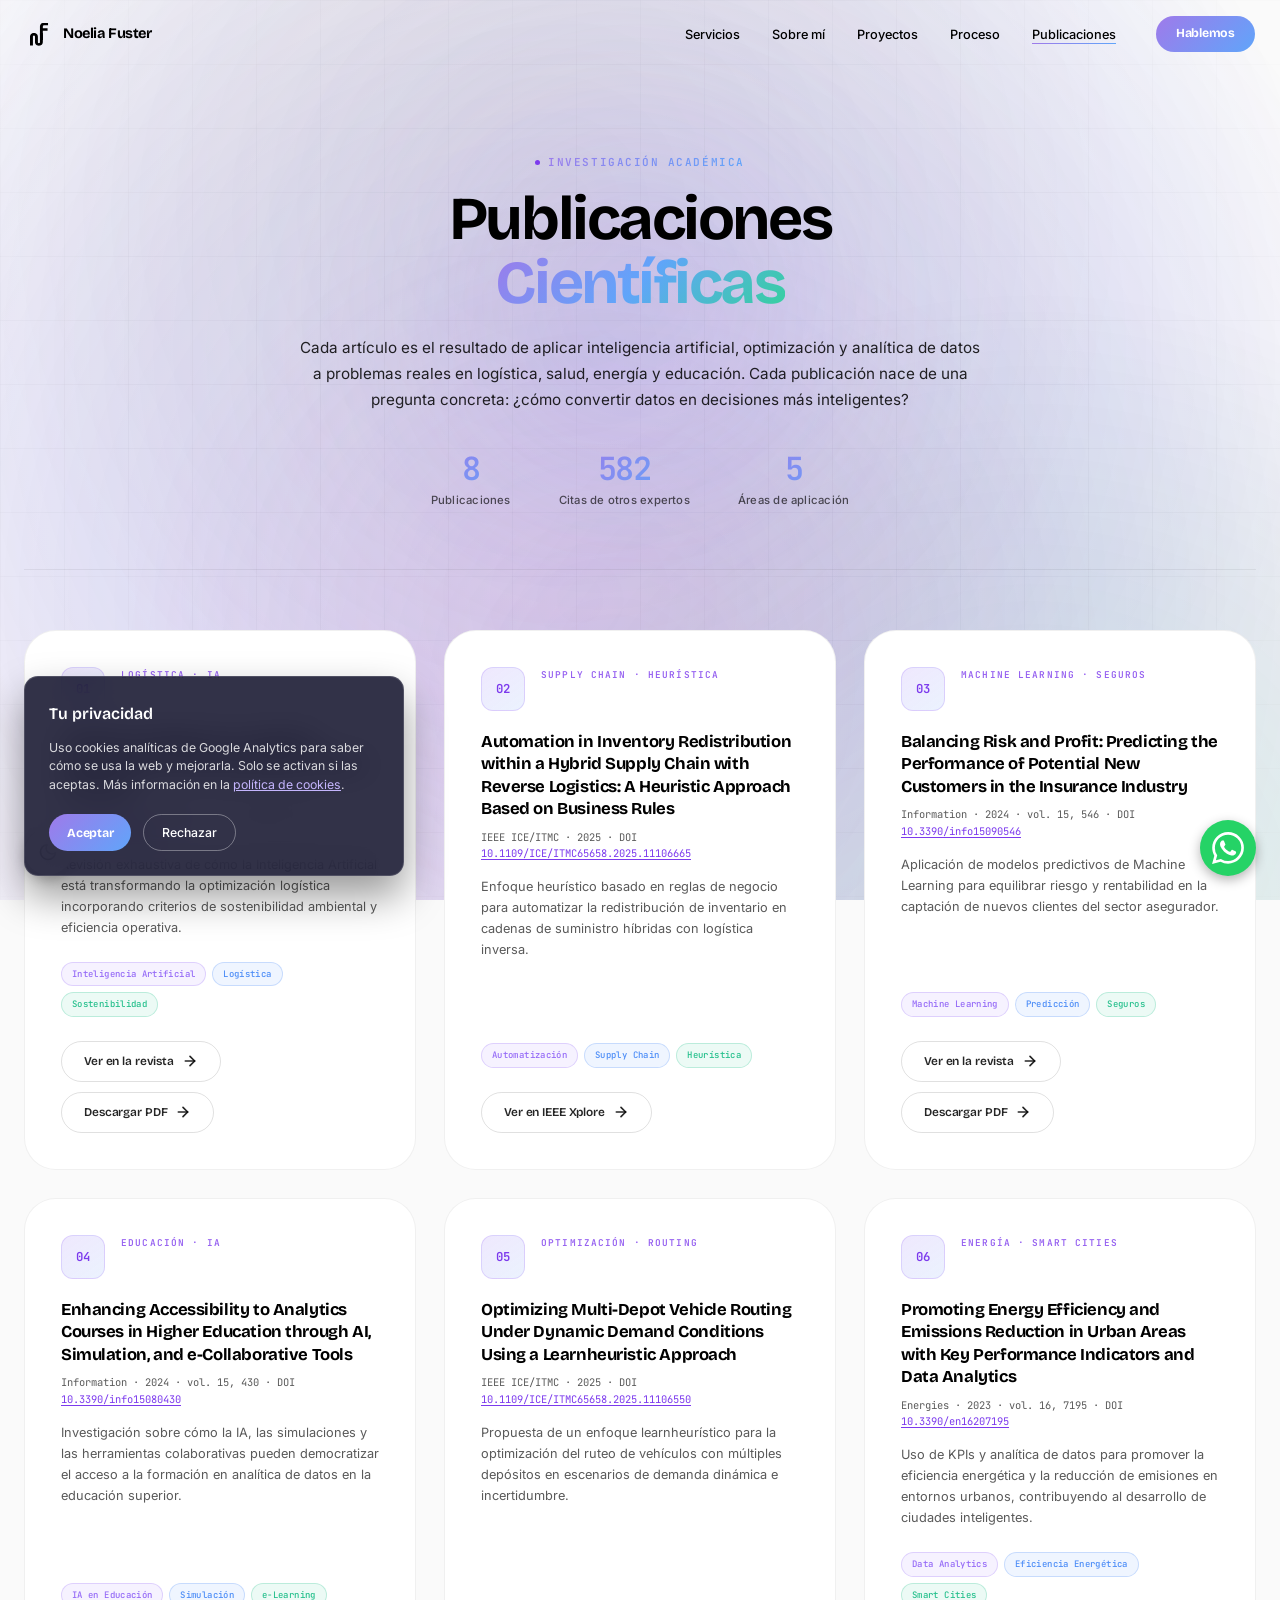
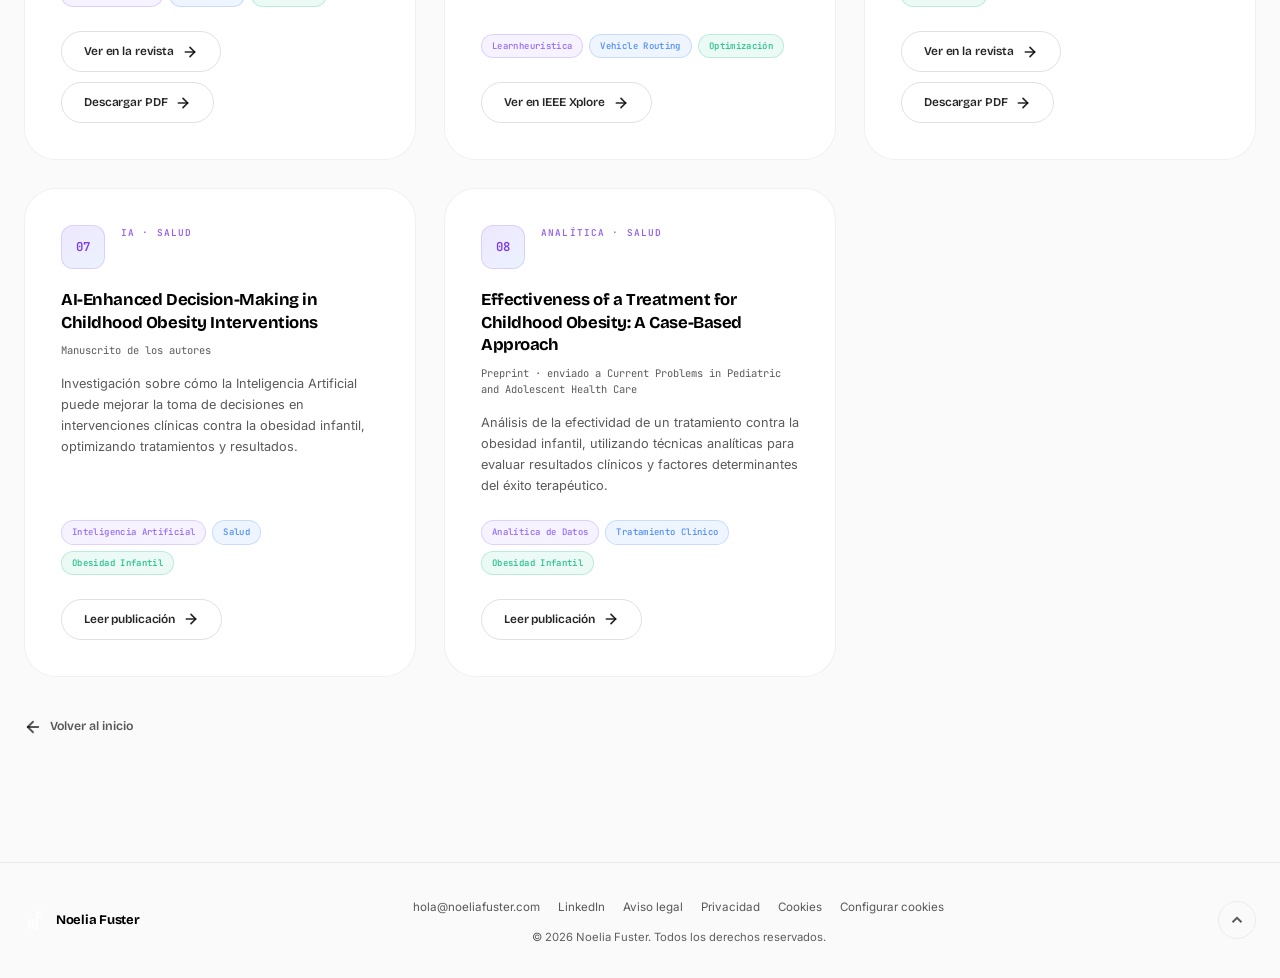
<file: publicaciones.html>
<!DOCTYPE html>
<html lang="es" data-theme="light">

<head>
  <meta charset="UTF-8">
  <meta name="viewport" content="width=device-width, initial-scale=1.0">
  <script>
    (function () { var d = document.documentElement; d.classList.add('js'); var t = null; try { t = localStorage.getItem('theme'); } catch (e) { } if (t === 'dark') d.removeAttribute('data-theme'); else d.setAttribute('data-theme', 'light'); })();
  </script>

  <!-- ═══ SEO ═══ -->
  <title>Publicaciones científicas | Noelia Fuster</title>
  <meta name="description"
    content="Publicaciones científicas de Noelia Fuster sobre inteligencia artificial, machine learning, logística y analítica de datos, con DOI y acceso a los artículos.">
  <meta name="author" content="Noelia Fuster">
  <meta name="robots" content="index, follow">
  <meta name="theme-color" content="#9f7aea">
  <link rel="canonical" href="https://noeliafuster.com/publicaciones">

  <!-- ═══ OPEN GRAPH ═══ -->
  <meta property="og:title" content="Publicaciones científicas — Noelia Fuster">
  <meta property="og:description"
    content="Investigaciones en IA, Machine Learning y Analítica de Datos publicadas en revistas y congresos internacionales.">
  <meta property="og:type" content="website">
  <meta property="og:url" content="https://noeliafuster.com/publicaciones">
  <meta property="og:image" content="https://noeliafuster.com/assets/og-image.jpg">
  <meta property="og:image:width" content="1200">
  <meta property="og:image:height" content="630">
  <meta property="og:locale" content="es_ES">
  <meta property="og:site_name" content="Noelia Fuster">
  <meta name="twitter:card" content="summary_large_image">

  <!-- ═══ FAVICON ═══ -->
  <link rel="icon" href="/favicon.ico" sizes="48x48">
  <link rel="icon" type="image/png" sizes="512x512" href="/assets/icon-512.png">
  <link rel="apple-touch-icon" href="/assets/apple-touch-icon.png">

  <!-- ═══ STRUCTURED DATA ═══ -->
  <script type="application/ld+json">
{
  "@context": "https://schema.org",
  "@type": "Person",
  "@id": "https://noeliafuster.com/#noelia",
  "name": "Noelia Fuster",
  "url": "https://noeliafuster.com/",
  "sameAs": [
    "https://orcid.org/0009-0008-7856-3985",
    "https://scholar.google.com/citations?user=HrIf1mMAAAAJ&hl=es",
    "https://www.linkedin.com/in/noeliafustercoma"
  ]
}
  </script>
  <script type="application/ld+json">
{
  "@context": "https://schema.org",
  "@type": "ItemList",
  "name": "Publicaciones científicas de Noelia Fuster",
  "itemListElement": [
    {
      "@type": "ListItem",
      "position": 1,
      "item": {
        "@type": "ScholarlyArticle",
        "name": "Artificial Intelligence in Logistics Optimization with Sustainable Criteria: A Review",
        "inLanguage": "en",
        "author": {
          "@id": "https://noeliafuster.com/#noelia"
        },
        "datePublished": "2024",
        "isPartOf": {
          "@type": "Periodical",
          "name": "Sustainability"
        },
        "identifier": {
          "@type": "PropertyValue",
          "propertyID": "DOI",
          "value": "10.3390/su16219145"
        },
        "url": "https://doi.org/10.3390/su16219145"
      }
    },
    {
      "@type": "ListItem",
      "position": 2,
      "item": {
        "@type": "ScholarlyArticle",
        "name": "Automation in Inventory Redistribution within a Hybrid Supply Chain with Reverse Logistics: A Heuristic Approach Based on Business Rules",
        "inLanguage": "en",
        "author": {
          "@id": "https://noeliafuster.com/#noelia"
        },
        "datePublished": "2025",
        "isPartOf": {
          "@type": "Periodical",
          "name": "2025 IEEE International Conference on Engineering, Technology, and Innovation (ICE/ITMC)"
        },
        "identifier": {
          "@type": "PropertyValue",
          "propertyID": "DOI",
          "value": "10.1109/ICE/ITMC65658.2025.11106665"
        },
        "url": "https://doi.org/10.1109/ICE/ITMC65658.2025.11106665"
      }
    },
    {
      "@type": "ListItem",
      "position": 3,
      "item": {
        "@type": "ScholarlyArticle",
        "name": "Balancing Risk and Profit: Predicting the Performance of Potential New Customers in the Insurance Industry",
        "inLanguage": "en",
        "author": {
          "@id": "https://noeliafuster.com/#noelia"
        },
        "datePublished": "2024",
        "isPartOf": {
          "@type": "Periodical",
          "name": "Information"
        },
        "identifier": {
          "@type": "PropertyValue",
          "propertyID": "DOI",
          "value": "10.3390/info15090546"
        },
        "url": "https://doi.org/10.3390/info15090546"
      }
    },
    {
      "@type": "ListItem",
      "position": 4,
      "item": {
        "@type": "ScholarlyArticle",
        "name": "Enhancing Accessibility to Analytics Courses in Higher Education through AI, Simulation, and e-Collaborative Tools",
        "inLanguage": "en",
        "author": {
          "@id": "https://noeliafuster.com/#noelia"
        },
        "datePublished": "2024",
        "isPartOf": {
          "@type": "Periodical",
          "name": "Information"
        },
        "identifier": {
          "@type": "PropertyValue",
          "propertyID": "DOI",
          "value": "10.3390/info15080430"
        },
        "url": "https://doi.org/10.3390/info15080430"
      }
    },
    {
      "@type": "ListItem",
      "position": 5,
      "item": {
        "@type": "ScholarlyArticle",
        "name": "Optimizing Multi-Depot Vehicle Routing Under Dynamic Demand Conditions Using a Learnheuristic Approach",
        "inLanguage": "en",
        "author": {
          "@id": "https://noeliafuster.com/#noelia"
        },
        "datePublished": "2025",
        "isPartOf": {
          "@type": "Periodical",
          "name": "2025 IEEE International Conference on Engineering, Technology, and Innovation (ICE/ITMC)"
        },
        "identifier": {
          "@type": "PropertyValue",
          "propertyID": "DOI",
          "value": "10.1109/ICE/ITMC65658.2025.11106550"
        },
        "url": "https://doi.org/10.1109/ICE/ITMC65658.2025.11106550"
      }
    },
    {
      "@type": "ListItem",
      "position": 6,
      "item": {
        "@type": "ScholarlyArticle",
        "name": "Promoting Energy Efficiency and Emissions Reduction in Urban Areas with Key Performance Indicators and Data Analytics",
        "inLanguage": "en",
        "author": {
          "@id": "https://noeliafuster.com/#noelia"
        },
        "datePublished": "2023",
        "isPartOf": {
          "@type": "Periodical",
          "name": "Energies"
        },
        "identifier": {
          "@type": "PropertyValue",
          "propertyID": "DOI",
          "value": "10.3390/en16207195"
        },
        "url": "https://doi.org/10.3390/en16207195"
      }
    },
    {
      "@type": "ListItem",
      "position": 7,
      "item": {
        "@type": "ScholarlyArticle",
        "name": "AI-Enhanced Decision-Making in Childhood Obesity Interventions",
        "inLanguage": "en",
        "author": {
          "@id": "https://noeliafuster.com/#noelia"
        },
        "url": "https://noeliafuster.com/assets/pdfs/ai-decision-making-childhood-obesity.pdf"
      }
    },
    {
      "@type": "ListItem",
      "position": 8,
      "item": {
        "@type": "ScholarlyArticle",
        "name": "Effectiveness of a Treatment for Childhood Obesity: A Case-Based Approach",
        "inLanguage": "en",
        "author": {
          "@id": "https://noeliafuster.com/#noelia"
        },
        "url": "https://noeliafuster.com/assets/pdfs/effectiveness-treatment-childhood-obesity-preprint.pdf"
      }
    }
  ]
}
  </script>

  <!-- ═══ RECURSOS ═══ -->
  <link rel="preload" href="/assets/fonts/bricolage-grotesque-latin.woff2" as="font" type="font/woff2" crossorigin>
  <link rel="preload" href="/assets/fonts/inter-latin.woff2" as="font" type="font/woff2" crossorigin>
  <link rel="stylesheet" href="/assets/fonts/fonts.css?v=20261122">
  <link rel="stylesheet" href="/styles.css?v=20261122">

  <style>
    /* ═══ PUBLICACIONES — PAGE-SPECIFIC STYLES ═══ */

    /* Hero de la página */
    .pub-hero {
      padding: calc(var(--nav-h) + 80px) 0 60px;
      text-align: center;
      position: relative;
      overflow: hidden;
    }

    .pub-hero::before {
      content: '';
      position: absolute;
      top: 0;
      left: 50%;
      transform: translateX(-50%);
      width: 600px;
      height: 600px;
      background: radial-gradient(circle, rgba(139, 92, 246, 0.15) 0%, transparent 70%);
      filter: blur(80px);
      pointer-events: none;
      z-index: 0;
    }

    .pub-hero .container {
      position: relative;
      z-index: 1;
    }

    .pub-hero .eyebrow {
      justify-content: center;
    }

    .pub-hero .section-title {
      margin-bottom: 20px;
    }

    .pub-hero-desc {
      font-size: 1.05rem;
      color: var(--t2);
      line-height: 1.7;
      max-width: 680px;
      margin: 0 auto 40px;
    }

    /* Stats strip */
    .pub-stats {
      display: flex;
      justify-content: center;
      gap: 48px;
      flex-wrap: wrap;
    }

    .pub-stat {
      text-align: center;
    }

    .pub-stat-num {
      font-family: var(--font-mono);
      font-size: 2.2rem;
      font-weight: 700;
      letter-spacing: -0.04em;
      background: var(--grad);
      -webkit-background-clip: text;
      background-clip: text;
      -webkit-text-fill-color: transparent;
      line-height: 1;
      margin-bottom: 6px;
    }

    .pub-stat-label {
      font-size: 0.78rem;
      color: var(--t3);
      font-weight: 500;
      letter-spacing: 0.02em;
    }

    /* Divider */
    .pub-divider {
      width: 100%;
      max-width: var(--max-w);
      margin: 0 auto;
      padding: 0 24px;
    }

    .pub-divider hr {
      border: none;
      height: 1px;
      background: var(--border);
    }

    /* Publications grid */
    .pub-section {
      padding: 60px 0 120px;
    }

    .pub-grid {
      display: grid;
      grid-template-columns: repeat(auto-fill, minmax(min(380px, 100%), 1fr));
      gap: 28px;
    }

    /* Individual card */
    .pub-card {
      background: var(--surf-1);
      border: 1px solid var(--border);
      border-radius: var(--r-xl);
      padding: 36px;
      display: flex;
      flex-direction: column;
      position: relative;
      overflow: hidden;
      transition: border-color 0.35s ease, transform 0.35s var(--ease), box-shadow 0.35s ease;
    }

    .pub-card::before {
      content: '';
      position: absolute;
      top: 0;
      left: 0;
      right: 0;
      height: 3px;
      background: var(--grad3);
      opacity: 0;
      transition: opacity 0.35s ease;
    }

    .pub-card:hover {
      border-color: rgba(139, 92, 246, 0.3);
      transform: translateY(-6px);
      box-shadow: 0 20px 60px rgba(0, 0, 0, 0.3), 0 0 40px rgba(139, 92, 246, 0.08);
    }

    .pub-card:hover::before {
      opacity: 1;
    }

    /* Card header with number badge */
    .pub-card-header {
      display: flex;
      align-items: flex-start;
      gap: 16px;
      margin-bottom: 20px;
    }

    .pub-number {
      flex-shrink: 0;
      width: 44px;
      height: 44px;
      border-radius: 12px;
      background: linear-gradient(145deg, rgba(139, 92, 246, 0.14), rgba(59, 130, 246, 0.10));
      border: 1px solid rgba(139, 92, 246, 0.2);
      display: flex;
      align-items: center;
      justify-content: center;
      font-family: var(--font-mono);
      font-size: 0.85rem;
      font-weight: 700;
      color: var(--a);
    }

    .pub-category {
      font-family: var(--font-mono);
      font-size: 0.65rem;
      font-weight: 600;
      letter-spacing: 0.12em;
      text-transform: uppercase;
      color: var(--a);
      opacity: 0.8;
    }

    /* Card title */
    .pub-title {
      font-family: var(--font-head);
      font-size: 1.15rem;
      font-weight: 700;
      letter-spacing: -0.025em;
      color: var(--t1);
      line-height: 1.35;
      margin-bottom: 14px;
    }

    /* Card description */
    .pub-desc {
      font-size: 0.88rem;
      color: var(--t3);
      line-height: 1.65;
      flex: 1;
      margin-bottom: 24px;
    }

    /* Tag pills */
    .pub-tags {
      display: flex;
      flex-wrap: wrap;
      gap: 6px;
      margin-bottom: 24px;
    }

    .pub-tag {
      font-family: var(--font-mono);
      font-size: 0.62rem;
      font-weight: 500;
      padding: 4px 10px;
      border-radius: 100px;
      letter-spacing: 0.04em;
    }

    .pub-tag--violet {
      color: rgba(139, 92, 246, 0.9);
      border: 1px solid rgba(139, 92, 246, 0.22);
      background: rgba(139, 92, 246, 0.08);
    }

    .pub-tag--blue {
      color: rgba(59, 130, 246, 0.9);
      border: 1px solid rgba(59, 130, 246, 0.22);
      background: rgba(59, 130, 246, 0.08);
    }

    .pub-tag--green {
      color: rgba(16, 185, 129, 0.9);
      border: 1px solid rgba(16, 185, 129, 0.22);
      background: rgba(16, 185, 129, 0.08);
    }

    /* CTA button */
    .pub-cta {
      display: inline-flex;
      align-items: center;
      gap: 8px;
      padding: 10px 22px;
      background: transparent;
      border: 1px solid var(--border-2);
      color: var(--t2);
      font-family: var(--font-head);
      font-size: 0.82rem;
      font-weight: 600;
      letter-spacing: -0.01em;
      border-radius: 100px;
      transition: all 0.3s ease;
      text-decoration: none;
      width: fit-content;
    }

    .pub-cta svg {
      width: 16px;
      height: 16px;
      transition: transform 0.3s ease;
    }

    .pub-cta:hover {
      background: var(--grad);
      border-color: transparent;
      color: #fff;
      box-shadow: 0 6px 24px rgba(139, 92, 246, 0.3);
      transform: translateY(-2px);
    }

    .pub-cta:hover svg {
      transform: translateX(3px);
    }

    /* Back link */
    .pub-back {
      display: inline-flex;
      align-items: center;
      gap: 8px;
      font-family: var(--font-head);
      font-size: 0.85rem;
      font-weight: 600;
      color: var(--t3);
      transition: color 0.2s ease;
      margin-top: 40px;
    }

    .pub-back svg {
      width: 18px;
      height: 18px;
      transition: transform 0.2s ease;
    }

    .pub-back:hover {
      color: var(--a);
    }

    .pub-back:hover svg {
      transform: translateX(-4px);
    }

    .pub-links {
      display: flex;
      flex-wrap: wrap;
      gap: 10px;
    }

    .pub-venue a {
      color: var(--a);
      text-decoration: underline;
      text-underline-offset: 2px;
      overflow-wrap: anywhere;
    }


    /* Responsive */
    @media (max-width: 768px) {
      .pub-grid {
        grid-template-columns: 1fr;
      }

      .pub-stats {
        gap: 28px;
      }

      .pub-stat-num {
        font-size: 1.7rem;
      }

      .pub-hero {
        padding-top: calc(var(--nav-h) + 50px);
        padding-bottom: 40px;
      }

      .pub-card {
        padding: 28px;
      }
    }

    @media (max-width: 480px) {
      .pub-stats {
        flex-direction: column;
        gap: 20px;
      }
    }
  </style>
</head>

<body>
  <a href="#main" class="skip-link">Saltar al contenido</a>

  <div class="bg-orbs" aria-hidden="true">
    <div class="bg-orb bg-orb-1"></div>
    <div class="bg-orb bg-orb-2"></div>
    <div class="bg-orb bg-orb-3"></div>
    <div class="bg-orb bg-orb-4"></div>
    <div class="bg-orb bg-orb-5"></div>
  </div>

  <div class="cursor" id="cursor" aria-hidden="true"></div>
  <div class="cursor-ring" id="cursorRing" aria-hidden="true"></div>

  <!-- ═══ NAVEGACIÓN ═══ -->
  <header class="nav-header" id="navHeader">
    <nav class="nav-inner" aria-label="Navegación principal">
      <a href="/" class="nav-logo" aria-label="Noelia Fuster — inicio">
        <img src="/logo.svg" alt="" width="38" height="38" class="nav-logo-img">
        <span class="nav-logo-text">Noelia Fuster</span>
      </a>
      <ul class="nav-links" role="list">
        <li><a href="/#servicios" class="nav-link">Servicios</a></li>
        <li><a href="/#sobre-mi" class="nav-link">Sobre mí</a></li>
        <li><a href="/#proyectos" class="nav-link">Proyectos</a></li>
        <li><a href="/#proceso" class="nav-link">Proceso</a></li>
        <li><a href="/publicaciones" class="nav-link active" aria-current="page">Publicaciones</a></li>
      </ul>
      <a href="/#contacto" class="nav-cta" data-magnetic>Hablemos</a>
      <button class="nav-hamburger" id="navHamburger" type="button" aria-label="Abrir menú" aria-expanded="false"
        aria-controls="navMobile">
        <span></span><span></span>
      </button>
    </nav>
    <div class="nav-mobile" id="navMobile" aria-hidden="true" inert>
      <ul role="list">
        <li><a href="/#servicios" class="mobile-link">Servicios</a></li>
        <li><a href="/#sobre-mi" class="mobile-link">Sobre mí</a></li>
        <li><a href="/#proyectos" class="mobile-link">Proyectos</a></li>
        <li><a href="/#proceso" class="mobile-link">Proceso</a></li>
        <li><a href="/publicaciones" class="mobile-link" aria-current="page">Publicaciones</a></li>
        <li><a href="/#contacto" class="mobile-link mobile-link-cta">Hablemos →</a></li>
      </ul>
    </div>
  </header>

  <main id="main" tabindex="-1">
    <!-- ═══ HERO PUBLICACIONES ═══ -->
    <section class="pub-hero">
      <div class="container">
        <span class="eyebrow fade-up">Investigación Académica</span>
        <h1 class="section-title fade-up">Publicaciones<br><em>Científicas</em></h1>
        <p class="pub-hero-desc fade-up">
          Cada artículo es el resultado de aplicar inteligencia artificial, optimización y analítica de datos a
          problemas reales en logística, salud, energía y educación.
          Cada publicación nace de una pregunta concreta: ¿cómo convertir datos en decisiones más inteligentes?
        </p>
        <div class="pub-stats fade-up">
          <div class="pub-stat">
            <div class="pub-stat-num">8</div>
            <div class="pub-stat-label">Publicaciones</div>
          </div>
          <div class="pub-stat">
            <div class="pub-stat-num">582</div>
            <div class="pub-stat-label">Citas de otros expertos</div>
          </div>
          <div class="pub-stat">
            <div class="pub-stat-num">5</div>
            <div class="pub-stat-label">Áreas de aplicación</div>
          </div>
        </div>
      </div>
    </section>

    <div class="pub-divider">
      <hr>
    </div>

    <!-- ═══ GRID PUBLICACIONES ═══ -->
    <section class="pub-section" aria-label="Listado de publicaciones">
      <div class="container">
        <div class="pub-grid">

          <!-- Publicación 1 -->
          <article class="pub-card fade-up" id="pub-1">
            <div class="pub-card-header">
              <div class="pub-number">01</div>
              <span class="pub-category">Logística · IA</span>
            </div>
            <h2 class="pub-title">Artificial Intelligence in Logistics Optimization with Sustainable Criteria: A Review</h2>
            <p class="pub-venue">Sustainability · 2024 · vol. 16, 9145 · DOI <a href="https://doi.org/10.3390/su16219145" target="_blank" rel="noopener">10.3390/su16219145</a></p>
            <p class="pub-desc">Revisión exhaustiva de cómo la Inteligencia Artificial está transformando la optimización logística incorporando criterios de sostenibilidad ambiental y eficiencia operativa.</p>
            <div class="pub-tags">
              <span class="pub-tag pub-tag--violet">Inteligencia Artificial</span>
              <span class="pub-tag pub-tag--blue">Logística</span>
              <span class="pub-tag pub-tag--green">Sostenibilidad</span>
            </div>
            <div class="pub-links">
              <a href="https://doi.org/10.3390/su16219145" target="_blank" rel="noopener" class="pub-cta">
                Ver en la revista
                <svg viewBox="0 0 24 24" fill="none" stroke="currentColor" stroke-width="2.5" stroke-linecap="round"
                  stroke-linejoin="round" aria-hidden="true">
                  <path d="M5 12h14" />
                  <path d="m12 5 7 7-7 7" />
                </svg>
              </a>
              <a href="/assets/pdfs/ai-logistics-sustainability-review-2024.pdf" target="_blank" rel="noopener" class="pub-cta">
                Descargar PDF
                <svg viewBox="0 0 24 24" fill="none" stroke="currentColor" stroke-width="2.5" stroke-linecap="round"
                  stroke-linejoin="round" aria-hidden="true">
                  <path d="M5 12h14" />
                  <path d="m12 5 7 7-7 7" />
                </svg>
              </a>
            </div>
          </article>

          <!-- Publicación 2 -->
          <article class="pub-card fade-up" id="pub-2">
            <div class="pub-card-header">
              <div class="pub-number">02</div>
              <span class="pub-category">Supply Chain · Heurística</span>
            </div>
            <h2 class="pub-title">Automation in Inventory Redistribution within a Hybrid Supply Chain with Reverse Logistics: A Heuristic Approach Based on Business Rules</h2>
            <p class="pub-venue">IEEE ICE/ITMC · 2025 · DOI <a href="https://doi.org/10.1109/ICE/ITMC65658.2025.11106665" target="_blank" rel="noopener">10.1109/ICE/ITMC65658.2025.11106665</a></p>
            <p class="pub-desc">Enfoque heurístico basado en reglas de negocio para automatizar la redistribución de inventario en cadenas de suministro híbridas con logística inversa.</p>
            <div class="pub-tags">
              <span class="pub-tag pub-tag--violet">Automatización</span>
              <span class="pub-tag pub-tag--blue">Supply Chain</span>
              <span class="pub-tag pub-tag--green">Heurística</span>
            </div>
            <div class="pub-links">
              <a href="https://doi.org/10.1109/ICE/ITMC65658.2025.11106665" target="_blank" rel="noopener" class="pub-cta">
                Ver en IEEE Xplore
                <svg viewBox="0 0 24 24" fill="none" stroke="currentColor" stroke-width="2.5" stroke-linecap="round"
                  stroke-linejoin="round" aria-hidden="true">
                  <path d="M5 12h14" />
                  <path d="m12 5 7 7-7 7" />
                </svg>
              </a>
            </div>
          </article>

          <!-- Publicación 3 -->
          <article class="pub-card fade-up" id="pub-3">
            <div class="pub-card-header">
              <div class="pub-number">03</div>
              <span class="pub-category">Machine Learning · Seguros</span>
            </div>
            <h2 class="pub-title">Balancing Risk and Profit: Predicting the Performance of Potential New Customers in the Insurance Industry</h2>
            <p class="pub-venue">Information · 2024 · vol. 15, 546 · DOI <a href="https://doi.org/10.3390/info15090546" target="_blank" rel="noopener">10.3390/info15090546</a></p>
            <p class="pub-desc">Aplicación de modelos predictivos de Machine Learning para equilibrar riesgo y rentabilidad en la captación de nuevos clientes del sector asegurador.</p>
            <div class="pub-tags">
              <span class="pub-tag pub-tag--violet">Machine Learning</span>
              <span class="pub-tag pub-tag--blue">Predicción</span>
              <span class="pub-tag pub-tag--green">Seguros</span>
            </div>
            <div class="pub-links">
              <a href="https://doi.org/10.3390/info15090546" target="_blank" rel="noopener" class="pub-cta">
                Ver en la revista
                <svg viewBox="0 0 24 24" fill="none" stroke="currentColor" stroke-width="2.5" stroke-linecap="round"
                  stroke-linejoin="round" aria-hidden="true">
                  <path d="M5 12h14" />
                  <path d="m12 5 7 7-7 7" />
                </svg>
              </a>
              <a href="/assets/pdfs/balancing-risk-profit-insurance-2024.pdf" target="_blank" rel="noopener" class="pub-cta">
                Descargar PDF
                <svg viewBox="0 0 24 24" fill="none" stroke="currentColor" stroke-width="2.5" stroke-linecap="round"
                  stroke-linejoin="round" aria-hidden="true">
                  <path d="M5 12h14" />
                  <path d="m12 5 7 7-7 7" />
                </svg>
              </a>
            </div>
          </article>

          <!-- Publicación 4 -->
          <article class="pub-card fade-up" id="pub-4">
            <div class="pub-card-header">
              <div class="pub-number">04</div>
              <span class="pub-category">Educación · IA</span>
            </div>
            <h2 class="pub-title">Enhancing Accessibility to Analytics Courses in Higher Education through AI, Simulation, and e-Collaborative Tools</h2>
            <p class="pub-venue">Information · 2024 · vol. 15, 430 · DOI <a href="https://doi.org/10.3390/info15080430" target="_blank" rel="noopener">10.3390/info15080430</a></p>
            <p class="pub-desc">Investigación sobre cómo la IA, las simulaciones y las herramientas colaborativas pueden democratizar el acceso a la formación en analítica de datos en la educación superior.</p>
            <div class="pub-tags">
              <span class="pub-tag pub-tag--violet">IA en Educación</span>
              <span class="pub-tag pub-tag--blue">Simulación</span>
              <span class="pub-tag pub-tag--green">e-Learning</span>
            </div>
            <div class="pub-links">
              <a href="https://doi.org/10.3390/info15080430" target="_blank" rel="noopener" class="pub-cta">
                Ver en la revista
                <svg viewBox="0 0 24 24" fill="none" stroke="currentColor" stroke-width="2.5" stroke-linecap="round"
                  stroke-linejoin="round" aria-hidden="true">
                  <path d="M5 12h14" />
                  <path d="m12 5 7 7-7 7" />
                </svg>
              </a>
              <a href="/assets/pdfs/accessibility-analytics-higher-education-2024.pdf" target="_blank" rel="noopener" class="pub-cta">
                Descargar PDF
                <svg viewBox="0 0 24 24" fill="none" stroke="currentColor" stroke-width="2.5" stroke-linecap="round"
                  stroke-linejoin="round" aria-hidden="true">
                  <path d="M5 12h14" />
                  <path d="m12 5 7 7-7 7" />
                </svg>
              </a>
            </div>
          </article>

          <!-- Publicación 5 -->
          <article class="pub-card fade-up" id="pub-5">
            <div class="pub-card-header">
              <div class="pub-number">05</div>
              <span class="pub-category">Optimización · Routing</span>
            </div>
            <h2 class="pub-title">Optimizing Multi-Depot Vehicle Routing Under Dynamic Demand Conditions Using a Learnheuristic Approach</h2>
            <p class="pub-venue">IEEE ICE/ITMC · 2025 · DOI <a href="https://doi.org/10.1109/ICE/ITMC65658.2025.11106550" target="_blank" rel="noopener">10.1109/ICE/ITMC65658.2025.11106550</a></p>
            <p class="pub-desc">Propuesta de un enfoque learnheurístico para la optimización del ruteo de vehículos con múltiples depósitos en escenarios de demanda dinámica e incertidumbre.</p>
            <div class="pub-tags">
              <span class="pub-tag pub-tag--violet">Learnheurística</span>
              <span class="pub-tag pub-tag--blue">Vehicle Routing</span>
              <span class="pub-tag pub-tag--green">Optimización</span>
            </div>
            <div class="pub-links">
              <a href="https://doi.org/10.1109/ICE/ITMC65658.2025.11106550" target="_blank" rel="noopener" class="pub-cta">
                Ver en IEEE Xplore
                <svg viewBox="0 0 24 24" fill="none" stroke="currentColor" stroke-width="2.5" stroke-linecap="round"
                  stroke-linejoin="round" aria-hidden="true">
                  <path d="M5 12h14" />
                  <path d="m12 5 7 7-7 7" />
                </svg>
              </a>
            </div>
          </article>

          <!-- Publicación 6 -->
          <article class="pub-card fade-up" id="pub-6">
            <div class="pub-card-header">
              <div class="pub-number">06</div>
              <span class="pub-category">Energía · Smart Cities</span>
            </div>
            <h2 class="pub-title">Promoting Energy Efficiency and Emissions Reduction in Urban Areas with Key Performance Indicators and Data Analytics</h2>
            <p class="pub-venue">Energies · 2023 · vol. 16, 7195 · DOI <a href="https://doi.org/10.3390/en16207195" target="_blank" rel="noopener">10.3390/en16207195</a></p>
            <p class="pub-desc">Uso de KPIs y analítica de datos para promover la eficiencia energética y la reducción de emisiones en entornos urbanos, contribuyendo al desarrollo de ciudades inteligentes.</p>
            <div class="pub-tags">
              <span class="pub-tag pub-tag--violet">Data Analytics</span>
              <span class="pub-tag pub-tag--blue">Eficiencia Energética</span>
              <span class="pub-tag pub-tag--green">Smart Cities</span>
            </div>
            <div class="pub-links">
              <a href="https://doi.org/10.3390/en16207195" target="_blank" rel="noopener" class="pub-cta">
                Ver en la revista
                <svg viewBox="0 0 24 24" fill="none" stroke="currentColor" stroke-width="2.5" stroke-linecap="round"
                  stroke-linejoin="round" aria-hidden="true">
                  <path d="M5 12h14" />
                  <path d="m12 5 7 7-7 7" />
                </svg>
              </a>
              <a href="/assets/pdfs/energy-efficiency-kpis-urban-2023.pdf" target="_blank" rel="noopener" class="pub-cta">
                Descargar PDF
                <svg viewBox="0 0 24 24" fill="none" stroke="currentColor" stroke-width="2.5" stroke-linecap="round"
                  stroke-linejoin="round" aria-hidden="true">
                  <path d="M5 12h14" />
                  <path d="m12 5 7 7-7 7" />
                </svg>
              </a>
            </div>
          </article>

          <!-- Publicación 7 -->
          <article class="pub-card fade-up" id="pub-7">
            <div class="pub-card-header">
              <div class="pub-number">07</div>
              <span class="pub-category">IA · Salud</span>
            </div>
            <h2 class="pub-title">AI-Enhanced Decision-Making in Childhood Obesity Interventions</h2>
            <p class="pub-venue">Manuscrito de los autores</p>
            <p class="pub-desc">Investigación sobre cómo la Inteligencia Artificial puede mejorar la toma de decisiones en intervenciones clínicas contra la obesidad infantil, optimizando tratamientos y resultados.</p>
            <div class="pub-tags">
              <span class="pub-tag pub-tag--violet">Inteligencia Artificial</span>
              <span class="pub-tag pub-tag--blue">Salud</span>
              <span class="pub-tag pub-tag--green">Obesidad Infantil</span>
            </div>
            <div class="pub-links">
              <a href="/assets/pdfs/ai-decision-making-childhood-obesity.pdf" target="_blank" rel="noopener" class="pub-cta">
                Leer publicación
                <svg viewBox="0 0 24 24" fill="none" stroke="currentColor" stroke-width="2.5" stroke-linecap="round"
                  stroke-linejoin="round" aria-hidden="true">
                  <path d="M5 12h14" />
                  <path d="m12 5 7 7-7 7" />
                </svg>
              </a>
            </div>
          </article>

          <!-- Publicación 8 -->
          <article class="pub-card fade-up" id="pub-8">
            <div class="pub-card-header">
              <div class="pub-number">08</div>
              <span class="pub-category">Analítica · Salud</span>
            </div>
            <h2 class="pub-title">Effectiveness of a Treatment for Childhood Obesity: A Case-Based Approach</h2>
            <p class="pub-venue">Preprint · enviado a Current Problems in Pediatric and Adolescent Health Care</p>
            <p class="pub-desc">Análisis de la efectividad de un tratamiento contra la obesidad infantil, utilizando técnicas analíticas para evaluar resultados clínicos y factores determinantes del éxito terapéutico.</p>
            <div class="pub-tags">
              <span class="pub-tag pub-tag--violet">Analítica de Datos</span>
              <span class="pub-tag pub-tag--blue">Tratamiento Clínico</span>
              <span class="pub-tag pub-tag--green">Obesidad Infantil</span>
            </div>
            <div class="pub-links">
              <a href="/assets/pdfs/effectiveness-treatment-childhood-obesity-preprint.pdf" target="_blank" rel="noopener" class="pub-cta">
                Leer publicación
                <svg viewBox="0 0 24 24" fill="none" stroke="currentColor" stroke-width="2.5" stroke-linecap="round"
                  stroke-linejoin="round" aria-hidden="true">
                  <path d="M5 12h14" />
                  <path d="m12 5 7 7-7 7" />
                </svg>
              </a>
            </div>
          </article>

        </div>

        <a href="/" class="pub-back fade-up">
          <svg viewBox="0 0 24 24" fill="none" stroke="currentColor" stroke-width="2.5" stroke-linecap="round"
            stroke-linejoin="round" aria-hidden="true">
            <path d="M19 12H5" />
            <path d="m12 19-7-7 7-7" />
          </svg>
          Volver al inicio
        </a>
      </div>
    </section>
  </main>

  <!-- ═══ FOOTER ═══ -->
  <footer class="site-footer">
    <div class="container footer-inner">
      <a href="/" class="footer-logo">
        <img src="/logo.svg" alt="" width="28" height="28">
        <span>Noelia Fuster</span>
      </a>
      <div class="footer-meta">
        <nav class="footer-links" aria-label="Enlaces legales y de contacto">
          <a href="mailto:hola@noeliafuster.com" class="footer-link">hola@noeliafuster.com</a>
          <a href="https://www.linkedin.com/in/noeliafustercoma" class="footer-link" target="_blank"
            rel="noopener noreferrer">LinkedIn</a>
          <a href="/aviso-legal" class="footer-link">Aviso legal</a>
          <a href="/privacidad" class="footer-link">Privacidad</a>
          <a href="/cookies" class="footer-link">Cookies</a>
          <button type="button" class="footer-link" data-open-cookie-settings>Configurar cookies</button>
        </nav>
        <p class="footer-copy">© <span data-current-year>2026</span> Noelia Fuster. Todos los derechos reservados.</p>
      </div>
      <a href="#main" class="back-top" aria-label="Volver arriba">
        <svg width="18" height="18" viewBox="0 0 24 24" fill="none" stroke="currentColor" stroke-width="2.5" aria-hidden="true">
          <path d="M18 15l-6-6-6 6" />
        </svg>
      </a>
    </div>
  </footer>

  <!-- ═══ AVISO DE COOKIES ═══ -->
  <div class="p-notice" id="p-notice" role="dialog" aria-labelledby="pNoticeTitle" aria-describedby="pNoticeText">
    <p class="p-notice-title" id="pNoticeTitle">Tu privacidad</p>
    <p class="p-notice-text" id="pNoticeText">Uso cookies analíticas de Google Analytics para saber cómo se usa la web
      y mejorarla. Solo se activan si las aceptas. Más información en la <a href="/cookies">política de
        cookies</a>.</p>
    <div class="p-notice-actions">
      <button type="button" class="btn-primary" id="accept-p-notice">Aceptar</button>
      <button type="button" class="btn-ghost" id="reject-p-notice">Rechazar</button>
    </div>
  </div>

  <button class="theme-toggle" id="themeToggle" type="button" aria-label="Activar modo oscuro">
    <svg class="icon-sun" width="20" height="20" viewBox="0 0 24 24" fill="none" stroke="currentColor" stroke-width="2"
      stroke-linecap="round" stroke-linejoin="round" aria-hidden="true">
      <circle cx="12" cy="12" r="5"></circle>
      <line x1="12" y1="1" x2="12" y2="3"></line>
      <line x1="12" y1="21" x2="12" y2="23"></line>
      <line x1="4.22" y1="4.22" x2="5.64" y2="5.64"></line>
      <line x1="18.36" y1="18.36" x2="19.78" y2="19.78"></line>
      <line x1="1" y1="12" x2="3" y2="12"></line>
      <line x1="21" y1="12" x2="23" y2="12"></line>
      <line x1="4.22" y1="19.78" x2="5.64" y2="18.36"></line>
      <line x1="18.36" y1="5.64" x2="19.78" y2="4.22"></line>
    </svg>
    <svg class="icon-moon" width="20" height="20" viewBox="0 0 24 24" fill="none" stroke="currentColor" stroke-width="2"
      stroke-linecap="round" stroke-linejoin="round" aria-hidden="true">
      <path d="M21 12.79A9 9 0 1 1 11.21 3 7 7 0 0 0 21 12.79z"></path>
    </svg>
  </button>

  <a href="https://wa.me/34684789507" class="whatsapp-float" target="_blank" rel="noopener noreferrer"
    aria-label="Contactar por WhatsApp">
    <svg viewBox="0 0 24 24" fill="currentColor" aria-hidden="true">
      <path
        d="M17.472 14.382c-.297-.149-1.758-.867-2.03-.967-.273-.099-.471-.148-.67.15-.197.297-.767.966-.94 1.164-.173.199-.347.223-.644.075-.297-.15-1.255-.463-2.39-1.475-.883-.788-1.48-1.761-1.653-2.059-.173-.297-.018-.458.13-.606.134-.133.298-.347.446-.52.149-.174.198-.298.298-.497.099-.198.05-.371-.025-.52-.075-.149-.669-1.612-.916-2.207-.242-.579-.487-.5-.669-.51a12.8 12.8 0 0 0-.57-.01c-.198 0-.52.074-.792.372-.272.297-1.04 1.016-1.04 2.479 0 1.462 1.065 2.875 1.213 3.074.149.198 2.096 3.2 5.077 4.487.709.306 1.262.489 1.694.625.712.227 1.36.195 1.871.118.571-.085 1.758-.719 2.006-1.413.248-.694.248-1.289.173-1.413-.074-.124-.272-.198-.57-.347m-5.421 7.403h-.004a9.87 9.87 0 0 1-5.031-1.378l-.361-.214-3.741.982.998-3.648-.235-.374a9.86 9.86 0 0 1-1.51-5.26c.001-5.45 4.436-9.884 9.888-9.884 2.64 0 5.122 1.03 6.988 2.898a9.825 9.825 0 0 1 2.893 6.994c-.003 5.45-4.437 9.884-9.885 9.884m8.413-18.297A11.815 11.815 0 0 0 12.05 0C5.495 0 .16 5.335.157 11.892c0 2.096.547 4.142 1.588 5.945L.057 24l6.305-1.654a11.882 11.882 0 0 0 5.683 1.448h.005c6.554 0 11.89-5.335 11.893-11.893a11.821 11.821 0 0 0-3.48-8.413Z" />
    </svg>
  </a>

  <script src="/script.js?v=20261122" defer></script>
</body>

</html>
</file>
<file: assets/fonts/fonts.css>
/* Fuentes autoalojadas (latin + latin-ext). Generado desde Google Fonts. */
@font-face {
  font-family: 'Bricolage Grotesque';
  font-style: normal;
  font-weight: 400 700;
  font-display: swap;
  src: url('/assets/fonts/bricolage-grotesque-latin-ext.woff2') format('woff2');
  unicode-range: U+0100-02BA, U+02BD-02C5, U+02C7-02CC, U+02CE-02D7, U+02DD-02FF, U+0304, U+0308, U+0329, U+1D00-1DBF, U+1E00-1E9F, U+1EF2-1EFF, U+2020, U+20A0-20AB, U+20AD-20C4, U+2113, U+2C60-2C7F, U+A720-A7FF;
}
@font-face {
  font-family: 'Bricolage Grotesque';
  font-style: normal;
  font-weight: 400 700;
  font-display: swap;
  src: url('/assets/fonts/bricolage-grotesque-latin.woff2') format('woff2');
  unicode-range: U+0000-00FF, U+0131, U+0152-0153, U+02BB-02BC, U+02C6, U+02DA, U+02DC, U+0304, U+0308, U+0329, U+2000-206F, U+20AC, U+2122, U+2191, U+2193, U+2212, U+2215, U+FEFF, U+FFFD;
}
@font-face {
  font-family: 'Inter';
  font-style: normal;
  font-weight: 400 500;
  font-display: swap;
  src: url('/assets/fonts/inter-latin-ext.woff2') format('woff2');
  unicode-range: U+0100-02BA, U+02BD-02C5, U+02C7-02CC, U+02CE-02D7, U+02DD-02FF, U+0304, U+0308, U+0329, U+1D00-1DBF, U+1E00-1E9F, U+1EF2-1EFF, U+2020, U+20A0-20AB, U+20AD-20C4, U+2113, U+2C60-2C7F, U+A720-A7FF;
}
@font-face {
  font-family: 'Inter';
  font-style: normal;
  font-weight: 400 500;
  font-display: swap;
  src: url('/assets/fonts/inter-latin.woff2') format('woff2');
  unicode-range: U+0000-00FF, U+0131, U+0152-0153, U+02BB-02BC, U+02C6, U+02DA, U+02DC, U+0304, U+0308, U+0329, U+2000-206F, U+20AC, U+2122, U+2191, U+2193, U+2212, U+2215, U+FEFF, U+FFFD;
}
@font-face {
  font-family: 'JetBrains Mono';
  font-style: normal;
  font-weight: 400 600;
  font-display: swap;
  src: url('/assets/fonts/jetbrains-mono-latin-ext.woff2') format('woff2');
  unicode-range: U+0100-02BA, U+02BD-02C5, U+02C7-02CC, U+02CE-02D7, U+02DD-02FF, U+0304, U+0308, U+0329, U+1D00-1DBF, U+1E00-1E9F, U+1EF2-1EFF, U+2020, U+20A0-20AB, U+20AD-20C4, U+2113, U+2C60-2C7F, U+A720-A7FF;
}
@font-face {
  font-family: 'JetBrains Mono';
  font-style: normal;
  font-weight: 400 600;
  font-display: swap;
  src: url('/assets/fonts/jetbrains-mono-latin.woff2') format('woff2');
  unicode-range: U+0000-00FF, U+0131, U+0152-0153, U+02BB-02BC, U+02C6, U+02DA, U+02DC, U+0304, U+0308, U+0329, U+2000-206F, U+20AC, U+2122, U+2191, U+2193, U+2212, U+2215, U+FEFF, U+FFFD;
}
</file>
<file: styles.css>
/* ══════════════════════════════════════════════════════════
   NOELIA FUSTER — PORTFOLIO V4
   Gradient Color Edition — Purple · Blue · Green
   ══════════════════════════════════════════════════════════ */

/* ── TOKENS ─────────────────────────────────────────────── */
:root {
  /* Fondo principal casi negro */
  --bg: #050508;
  --surf-1: #0a0a0f;
  --surf-2: #101016;
  --surf-3: #181822;

  /* Bordes de cristal más sutiles */
  --border: rgba(255, 255, 255, 0.05);
  --border-2: rgba(255, 255, 255, 0.09);
  --border-3: rgba(255, 255, 255, 0.15);

  /* Paleta cromática más vibrante */
  --a: #9f7aea;
  /* violet vibrante */
  --b: #60a5fa;
  /* blue vibrante */
  --c: #34d399;
  /* emerald vibrante */
  --amber: #fbbf24;

  --a-dim: rgba(159, 122, 234, 0.12);
  --a-glow: rgba(159, 122, 234, 0.35);
  --b-dim: rgba(96, 165, 250, 0.12);
  --c-dim: rgba(52, 211, 153, 0.12);

  --grad: linear-gradient(135deg, #9f7aea, #60a5fa);
  --grad3: linear-gradient(135deg, #9f7aea, #60a5fa, #34d399);

  /* Textos de altísimo contraste */
  --t1: #ffffff;
  --t2: rgba(255, 255, 255, 0.85);
  --t3: rgba(255, 255, 255, 0.60);
  --t4: rgba(255, 255, 255, 0.58);

  --font-head: 'Bricolage Grotesque', sans-serif;
  --font-body: 'Inter', sans-serif;
  --font-mono: 'JetBrains Mono', 'Courier New', monospace;

  --nav-h: 68px;
  --max-w: 1320px;
  --r-sm: 8px;
  --r-md: 14px;
  --r-lg: 24px;
  --r-xl: 32px;

  --ease: cubic-bezier(0.16, 1, 0.3, 1);
  --ease-snap: cubic-bezier(0.34, 1.56, 0.64, 1);
}

/* ── LIGHT THEME ───────────────────────────────────────── */
[data-theme="light"] {
  /* Violeta más oscuro: #9f7aea no llega a 4.5:1 como texto sobre fondo claro */
  --a: #7c3aed;
  --bg: #fafafa;
  --surf-1: #ffffff;
  --surf-2: #f4f4f5;
  --surf-3: #e4e4e7;

  --border: rgba(0, 0, 0, 0.06);
  --border-2: rgba(0, 0, 0, 0.12);
  --border-3: rgba(0, 0, 0, 0.20);

  --a-dim: rgba(159, 122, 234, 0.08);
  --a-glow: rgba(159, 122, 234, 0.15);
  --b-dim: rgba(96, 165, 250, 0.08);
  --c-dim: rgba(52, 211, 153, 0.08);

  --t1: #000000;
  --t2: rgba(0, 0, 0, 0.85);
  --t3: rgba(0, 0, 0, 0.65);
  --t4: rgba(0, 0, 0, 0.62);
}

[data-theme="light"] body::before {
  background-image: 
    linear-gradient(rgba(0, 0, 0, 0.03) 1px, transparent 1px),
    linear-gradient(90deg, rgba(0, 0, 0, 0.03) 1px, transparent 1px);
  background-size: 64px 64px;
}

[data-theme="light"] .glass-card {
  background: rgba(255, 255, 255, 0.6);
  border-color: rgba(0, 0, 0, 0.08);
}

[data-theme="light"] .nav-header {
  background: transparent;
}

[data-theme="light"] .nav-header.scrolled .nav-inner {
  background: rgba(255, 255, 255, 0.85);
  border-color: rgba(0, 0, 0, 0.08);
  box-shadow: 0 12px 40px rgba(0, 0, 0, 0.08);
}

[data-theme="light"] .flip-front {
  background: var(--surf-1);
}

[data-theme="light"] .flip-back {
  background: linear-gradient(145deg, rgba(139, 92, 246, 0.08) 0%, rgba(59, 130, 246, 0.06) 60%, rgba(16, 185, 129, 0.04) 100%);
}

[data-theme="light"] .contact-form {
  background: rgba(255, 255, 255, 0.5);
  border-color: rgba(0, 0, 0, 0.08);
}

[data-theme="light"] .contact-form input,
[data-theme="light"] .contact-form textarea {
  background: rgba(0, 0, 0, 0.03);
  border-color: rgba(0, 0, 0, 0.1);
  color: var(--t1);
}

[data-theme="light"] .contact-form input::placeholder,
[data-theme="light"] .contact-form textarea::placeholder {
  color: var(--t4);
}

[data-theme="light"] .card-console {
  background: rgba(245, 245, 240, 0.9);
}

[data-theme="light"] .bg-orb {
  opacity: 0.3;
}

[data-theme="light"] .channel-link {
  background: rgba(0, 0, 0, 0.03);
  border-color: rgba(0, 0, 0, 0.08);
}

[data-theme="light"] .channel-link:hover {
  background: rgba(139, 92, 246, 0.06);
  border-color: rgba(139, 92, 246, 0.2);
}

[data-theme="light"] .pillar {
  background: rgba(255, 255, 255, 0.5);
  border-color: rgba(0, 0, 0, 0.06);
}

[data-theme="light"] .footer {
  background: #1a1a2e;
  color: #f0f0f8;
}

[data-theme="light"] .footer .footer-copy,
[data-theme="light"] .footer .footer-link {
  color: rgba(240, 240, 248, 0.7);
}

[data-theme="light"] .logos-grid {
  background: rgba(0, 0, 0, 0.03);
  border-color: rgba(0, 0, 0, 0.06);
}

[data-theme="light"] .about-quote {
  background: rgba(0, 0, 0, 0.03);
  border-color: rgba(139, 92, 246, 0.25);
}

[data-theme="light"] .nav-link {
  color: var(--t1);
}

[data-theme="light"] .nav-logo-text {
  color: var(--t1);
}

[data-theme="light"] .nav-logo-img {
  filter: brightness(0);
}

[data-theme="light"] .hero-badge {
  background: rgba(16, 185, 129, 0.1);
  border-color: rgba(16, 185, 129, 0.3);
  color: #065f46;
}

[data-theme="light"] .about-photo-tag {
  background: #ffffff;
  border-color: rgba(16, 185, 129, 0.3);
  color: #065f46;
}

[data-theme="light"] .hero-headline {
  color: var(--t1);
}

[data-theme="light"] .manifesto-inner {
  border-image: var(--grad) 1;
}

[data-theme="light"] .stat-desc {
  color: var(--t3);
}

[data-theme="light"] .eyebrow {
  color: var(--t1);
}

[data-theme="light"] .section-title {
  color: var(--t1);
}

/* ── RESET ───────────────────────────────────────────────── */
*,
*::before,
*::after {
  box-sizing: border-box;
  margin: 0;
  padding: 0;
}

html {
  scroll-behavior: smooth;
  font-size: 16px;
}

/* ── ESCALADO PROPORCIONAL DE INTERFAZ ──
   Evita el efecto "mucho zoom" en portátiles ajustando la medida base (rem). */
@media (max-width: 1600px) {
  html {
    font-size: 15px;
    /* Reduce ligeramente todo un 6.25% */
  }
}

@media (max-width: 1440px) {
  html {
    font-size: 14.5px;
    /* Portátiles, tablets y móvil: escala única para que el tamaño
       nunca crezca al estrechar la ventana */
  }
}

body {
  font-family: var(--font-body);
  background: var(--bg);
  color: var(--t1);
  line-height: 1.6;
  overflow-x: hidden;
  -webkit-font-smoothing: antialiased;
  transition: background-color 0.4s ease, color 0.4s ease;
}

html.has-custom-cursor {
  cursor: none;
}

/* Rejilla tech sutil */
body::before {
  content: '';
  position: fixed;
  inset: 0;
  z-index: 0;
  background-image: 
    linear-gradient(rgba(255, 255, 255, 0.02) 1px, transparent 1px),
    linear-gradient(90deg, rgba(255, 255, 255, 0.02) 1px, transparent 1px);
  background-size: 64px 64px;
  pointer-events: none;
  mask-image: radial-gradient(ellipse 80% 80% at 50% 50%, black 40%, transparent 100%);
  -webkit-mask-image: radial-gradient(ellipse 80% 80% at 50% 50%, black 40%, transparent 100%);
}

a {
  text-decoration: none;
  color: inherit;
}

ul,
ol {
  list-style: none;
}

img {
  max-width: 100%;
  display: block;
}

button {
  cursor: pointer;
  border: none;
  background: none;
  font-family: inherit;
  color: inherit;
}

input,
textarea {
  font-family: inherit;
}

/* ── ORBES DE FONDO ──────────────────────────────────────── */
@keyframes orbFloat1 {

  0%,
  100% {
    transform: translate(0, 0) scale(1);
  }

  33% {
    transform: translate(30vw, -20vh) scale(1.15);
  }

  66% {
    transform: translate(-25vw, 30vh) scale(0.85);
  }
}

@keyframes orbFloat2 {

  0%,
  100% {
    transform: translate(0, 0) scale(1);
  }

  33% {
    transform: translate(-40vw, 30vh) scale(1.2);
  }

  66% {
    transform: translate(35vw, -25vh) scale(0.9);
  }
}

@keyframes orbFloat3 {

  0%,
  100% {
    transform: translate(0, 0) scale(1);
  }

  50% {
    transform: translate(45vw, -40vh) scale(1.25);
  }
}

@keyframes orbFloat4 {

  0%,
  100% {
    transform: translate(0, 0) scale(1);
  }

  40% {
    transform: translate(-35vw, -45vh) scale(1.1);
  }

  80% {
    transform: translate(40vw, 35vh) scale(0.95);
  }
}

@keyframes orbFloat5 {

  0%,
  100% {
    transform: translate(0, 0) scale(1);
  }

  50% {
    transform: translate(-30vw, 30vh) scale(1.3);
  }
}

.bg-orbs {
  position: fixed;
  inset: 0;
  pointer-events: none;
  z-index: 0;
  overflow: hidden;
}

.bg-orb {
  position: absolute;
  border-radius: 50%;
  will-change: transform;
}

.bg-orb-1 {
  width: 1800px;
  height: 1800px;
  top: -300px;
  right: -200px;
  background: radial-gradient(circle, rgba(139, 92, 246, 0.6) 0%, rgba(99, 60, 220, 0.3) 40%, transparent 70%);
  animation: orbFloat1 24s ease-in-out infinite alternate;
}

.bg-orb-2 {
  width: 1500px;
  height: 1500px;
  bottom: -200px;
  left: -150px;
  background: radial-gradient(circle, rgba(59, 130, 246, 0.55) 0%, rgba(30, 80, 200, 0.25) 40%, transparent 70%);
  animation: orbFloat2 28s ease-in-out infinite alternate;
}

.bg-orb-3 {
  width: 1300px;
  height: 1300px;
  top: 30%;
  left: 30%;
  background: radial-gradient(circle, rgba(16, 185, 129, 0.45) 0%, rgba(10, 120, 90, 0.2) 40%, transparent 70%);
  animation: orbFloat3 20s ease-in-out infinite alternate;
}

.bg-orb-4 {
  width: 1100px;
  height: 1100px;
  top: 15%;
  left: 5%;
  background: radial-gradient(circle, rgba(236, 72, 153, 0.35) 0%, transparent 65%);
  animation: orbFloat4 32s ease-in-out infinite alternate;
}

.bg-orb-5 {
  width: 1200px;
  height: 1200px;
  bottom: 10%;
  right: 10%;
  background: radial-gradient(circle, rgba(245, 158, 11, 0.25) 0%, transparent 70%);
  animation: orbFloat5 26s ease-in-out infinite alternate;
}

body>*:not(.bg-orbs):not(.nav-header):not(.cursor):not(.cursor-ring):not(#videoModal):not(#p-notice):not(.whatsapp-float):not(.theme-toggle) {
  position: relative;
  z-index: 1;
}

/* ── CURSOR ──────────────────────────────────────────────── */
.cursor,
.cursor-ring {
  position: fixed;
  top: 0;
  left: 0;
  pointer-events: none;
  z-index: 99999;
  border-radius: 50%;
  opacity: 0;
  will-change: transform;
}

.cursor {
  width: 8px;
  height: 8px;
  background: #fff;
  box-shadow: 0 0 0 1px rgba(0, 0, 0, 0.3), 0 0 8px rgba(0, 0, 0, 0.5);
  transition: opacity 0.3s ease;
}

.cursor-ring {
  width: 40px;
  height: 40px;
  border: 1.5px solid rgba(255, 255, 255, 0.7);
  box-shadow: 0 0 8px rgba(0, 0, 0, 0.4);
  transition: opacity 0.3s ease, width 0.3s var(--ease), height 0.3s var(--ease), border-color 0.3s ease, box-shadow 0.3s ease;
}

.cursor-ring.hovered {
  width: 60px;
  height: 60px;
  background: rgba(139, 92, 246, 0.1);
  border-color: var(--a);
  box-shadow: 0 0 16px rgba(139, 92, 246, 0.4);
}

/* Ensure no default cursor anywhere */
@media (hover: hover) and (pointer: fine) {

  html.has-custom-cursor *,
  html.has-custom-cursor *::before,
  html.has-custom-cursor *::after {
    cursor: none !important;
  }

  /* Los campos de texto conservan el cursor nativo (I-beam) */
  html.has-custom-cursor input,
  html.has-custom-cursor textarea {
    cursor: text !important;
  }
}

html:not(.has-custom-cursor) .cursor,
html:not(.has-custom-cursor) .cursor-ring {
  display: none;
}

/* En tema claro el cursor blanco no se veía sobre el fondo */
[data-theme="light"] .cursor {
  background: var(--a);
  box-shadow: 0 0 0 1px rgba(255, 255, 255, 0.6);
}

[data-theme="light"] .cursor-ring {
  border-color: rgba(91, 33, 182, 0.55);
  box-shadow: none;
}

/* Eliminada restriccion táctil */

@media (hover: none) {

  *,
  *::before,
  *::after {
    cursor: auto !important;
  }
}

/* ── SKIP LINK ───────────────────────────────────────────── */
.skip-link {
  position: absolute;
  top: -100%;
  left: 1rem;
  z-index: 10000;
  padding: 0.6rem 1.2rem;
  background: var(--grad);
  color: #fff;
  font-size: 0.85rem;
  font-weight: 600;
  border-radius: 0 0 var(--r-sm) var(--r-sm);
  transition: top 0.2s ease;
}

.skip-link:focus {
  top: 0;
}

/* ── UTILIDADES ──────────────────────────────────────────── */
.container {
  max-width: var(--max-w);
  margin: 0 auto;
  padding: 0 24px;
}

.mono {
  font-family: var(--font-mono);
}

.eyebrow {
  display: inline-flex;
  align-items: center;
  gap: 8px;
  font-family: var(--font-mono);
  font-size: 0.72rem;
  font-weight: 600;
  letter-spacing: 0.14em;
  text-transform: uppercase;
  background: var(--grad);
  -webkit-background-clip: text;
  background-clip: text;
  -webkit-text-fill-color: transparent;
  margin-bottom: 16px;
}

.eyebrow::before {
  content: '';
  display: inline-block;
  width: 5px;
  height: 5px;
  background: var(--a);
  border-radius: 50%;
  flex-shrink: 0;
  /* override gradient clip for pseudo-element */
  -webkit-text-fill-color: initial;
  background: var(--a);
}

.section-title {
  font-family: var(--font-head);
  font-size: clamp(2.5rem, 5vw, 4.2rem);
  font-weight: 800;
  letter-spacing: -0.04em;
  line-height: 1.05;
  color: var(--t1);
}

.section-title em {
  font-style: normal;
  background: var(--grad3);
  -webkit-background-clip: text;
  background-clip: text;
  -webkit-text-fill-color: transparent;
}

.section-header {
  margin-bottom: 64px;
}

/* ── BOTONES ─────────────────────────────────────────────── */
.btn-primary {
  display: inline-flex;
  align-items: center;
  gap: 8px;
  padding: 13px 26px;
  background: var(--grad);
  color: #fff;
  font-family: var(--font-head);
  font-size: 0.9rem;
  font-weight: 700;
  letter-spacing: -0.02em;
  border-radius: 100px;
  position: relative;
  overflow: hidden;
  transition: box-shadow 0.22s ease, opacity 0.2s ease;
}

.btn-primary::after {
  content: '';
  position: absolute;
  top: 0;
  left: -100%;
  width: 60%;
  height: 100%;
  background: linear-gradient(90deg, transparent, rgba(255, 255, 255, 0.25), transparent);
  transform: skewX(-18deg);
  transition: left 0.55s ease;
}

.btn-primary:hover {
  filter: brightness(1.15);
  box-shadow: 0 6px 28px var(--a-glow);
  transform: translateY(-1px);
}

.btn-primary:hover::after {
  left: 160%;
}

.btn-ghost {
  display: inline-flex;
  align-items: center;
  gap: 8px;
  padding: 12px 24px;
  border: 1px solid var(--border-2);
  background: transparent;
  color: var(--t2);
  font-size: 0.9rem;
  font-weight: 500;
  border-radius: 100px;
  transition: border-color 0.2s ease, color 0.2s ease, background 0.2s ease;
}

.btn-ghost:hover {
  border-color: var(--a);
  color: var(--t1);
  background: var(--a-dim);
  transform: translateY(-1px);
}

:focus-visible {
  outline: 2px solid var(--a);
  outline-offset: 3px;
  border-radius: 4px;
}

:focus:not(:focus-visible) {
  outline: none;
}

/* ── FADE-UP ─────────────────────────────────────────────── */
/* Solo se oculta si hay JS: sin JS el contenido debe verse */
html.js .fade-up {
  opacity: 0;
  transform: translateY(28px);
  transition: opacity 0.65s var(--ease), transform 0.65s var(--ease);
}

html.js .fade-up.visible {
  opacity: 1;
  transform: translateY(0);
}

.fade-up:nth-child(2) {
  transition-delay: 0.08s;
}

.fade-up:nth-child(3) {
  transition-delay: 0.14s;
}

.fade-up:nth-child(4) {
  transition-delay: 0.20s;
}

.fade-up:nth-child(5) {
  transition-delay: 0.26s;
}

/* ── NAVEGACIÓN ──────────────────────────────────────────── */
.nav-header {
  position: fixed !important;
  top: 0;
  left: 0;
  right: 0;
  height: auto;
  z-index: 2000 !important;
  display: flex;
  justify-content: center;
  pointer-events: none;
  background: transparent;
}

.nav-inner {
  pointer-events: auto;
  max-width: var(--max-w);
  width: 100%;
  height: var(--nav-h);
  display: flex;
  align-items: center;
  gap: 40px;
  padding: 0 24px;
  border: 1px solid transparent;
  transition: all 0.4s cubic-bezier(0.16, 1, 0.3, 1);
}

.nav-header.scrolled .nav-inner {
  margin-top: 16px;
  height: 64px;
  width: calc(100% - 32px);
  max-width: 860px;
  background: rgba(6, 6, 14, 0.85);
  backdrop-filter: blur(20px);
  border-color: var(--border-2);
  border-radius: 100px;
  box-shadow: 0 12px 40px rgba(0, 0, 0, 0.5);
  padding: 0 28px;
}

.nav-logo {
  display: flex;
  align-items: center;
  gap: 10px;
  margin-right: auto;
}

.nav-logo-img {
  height: 28px;
  width: auto;
  object-fit: contain;
  filter: brightness(0) invert(1);
}

.nav-logo-text {
  font-family: var(--font-head);
  font-weight: 700;
  font-size: 1rem;
  letter-spacing: -0.03em;
  color: var(--t1);
}

.nav-links {
  display: flex;
  align-items: center;
  gap: 32px;
}

.nav-link {
  font-size: 0.88rem;
  font-weight: 500;
  color: var(--t2);
  transition: color 0.2s ease;
  position: relative;
}

.nav-link::after {
  content: '';
  position: absolute;
  bottom: -2px;
  left: 0;
  width: 0;
  height: 1px;
  background: var(--grad);
  transition: width 0.25s ease;
}

.nav-link:hover {
  color: var(--t1);
}

.nav-link:hover::after,
.nav-link.active::after {
  width: 100%;
}

.nav-link.active {
  color: var(--t1);
}

.nav-cta {
  padding: 8px 20px;
  background: var(--grad);
  color: #fff;
  font-family: var(--font-head);
  font-size: 0.85rem;
  font-weight: 700;
  letter-spacing: -0.02em;
  border-radius: 100px;
  transition: box-shadow 0.2s ease, opacity 0.2s ease;
  white-space: nowrap;
}

.nav-cta:hover {
  transform: translateY(-1px);
  opacity: 0.9;
  box-shadow: 0 4px 18px rgba(139, 92, 246, 0.4);
}

/* Theme Toggle */
.theme-toggle {
  position: fixed;
  bottom: 24px;
  left: 24px;
  display: flex;
  align-items: center;
  justify-content: center;
  width: 48px;
  height: 48px;
  border-radius: 50%;
  border: 1px solid var(--border-2);
  background: var(--surf-1);
  color: var(--t2);
  cursor: pointer;
  transition: all 0.3s ease;
  z-index: 99999;
  box-shadow: 0 4px 12px rgba(0, 0, 0, 0.2);
}

.theme-toggle:hover {
  border-color: var(--a);
  color: var(--a);
  background: var(--a-dim);
}

.theme-toggle .icon-sun,
.theme-toggle .icon-moon {
  position: absolute;
  transition: opacity 0.3s ease, transform 0.3s ease;
}

.theme-toggle .icon-sun {
  opacity: 1;
  transform: rotate(0deg);
}

.theme-toggle .icon-moon {
  opacity: 0;
  transform: rotate(-90deg);
}

[data-theme="light"] .theme-toggle .icon-sun {
  opacity: 0;
  transform: rotate(90deg);
}

[data-theme="light"] .theme-toggle .icon-moon {
  opacity: 1;
  transform: rotate(0deg);
}

/* Hamburger */
.nav-hamburger {
  display: none;
  flex-direction: column;
  justify-content: center;
  gap: 6px;
  padding: 4px;
  width: 36px;
  height: 36px;
}

.nav-hamburger span {
  display: block;
  height: 1.5px;
  background: var(--t1);
  border-radius: 2px;
  transition: transform 0.3s ease, opacity 0.3s ease;
  width: 100%;
}

.nav-hamburger[aria-expanded="true"] span:nth-child(1) {
  transform: rotate(45deg) translate(5px, 5px);
}

.nav-hamburger[aria-expanded="true"] span:nth-child(2) {
  transform: rotate(-45deg) translate(5px, -5px);
}

/* Mobile menu */
.nav-mobile {
  position: fixed;
  top: 0;
  left: 0;
  right: 0;
  bottom: 0;
  background: rgba(6, 6, 14, 0.97);
  backdrop-filter: blur(24px);
  display: flex;
  align-items: center;
  justify-content: center;
  flex-direction: column;
  opacity: 0;
  pointer-events: none;
  transition: opacity 0.35s ease;
  z-index: 999;
}

.nav-mobile.open {
  opacity: 1;
  pointer-events: auto;
}

.nav-mobile ul {
  display: flex;
  flex-direction: column;
  align-items: center;
  gap: 4px;
  width: 100%;
}

.mobile-link {
  display: block;
  width: 100%;
  text-align: center;
  padding: 18px 24px;
  font-family: var(--font-head);
  font-size: 1.4rem;
  font-weight: 600;
  letter-spacing: -0.03em;
  color: var(--t2);
  border-bottom: 1px solid var(--border);
  transition: color 0.2s ease;
}

.mobile-link:hover {
  color: var(--t1);
}

.mobile-link-cta {
  color: transparent;
  background: var(--grad);
  -webkit-background-clip: text;
  background-clip: text;
  -webkit-text-fill-color: transparent;
  border-bottom: none;
  margin-top: 16px;
  font-size: 1rem;
}

@media (max-width: 768px) {

  .nav-links,
  .nav-cta {
    display: none;
  }

  .nav-hamburger {
    display: flex;
  }

  .theme-toggle {
    width: 42px;
    height: 42px;
    bottom: 20px;
    left: 20px;
  }
}

/* ── HERO ────────────────────────────────────────────────── */
.hero {
  min-height: 100vh;
  padding: calc(var(--nav-h) + 80px) 24px 80px;
  max-width: var(--max-w);
  margin: 0 auto;
  display: flex;
  flex-direction: column;
  justify-content: center;
  position: relative;
}

/* ── HERO SHADER CANVAS ────────────────────────────────── */
#heroShader {
  position: fixed;
  top: 0;
  left: 0;
  width: 100vw;
  height: 100vh;
  z-index: 0;
  opacity: 0;
  pointer-events: none;
  transition: opacity 1.2s ease;
  display: block;
}

#heroShader.is-visible {
  opacity: 0.65;
}

/* Ensure hero content stays on top of canvas */
.hero > *:not(#heroShader) {
  position: relative;
  z-index: 1;
}

.hero-grid {
  display: grid;
  grid-template-columns: 1fr 1fr;
  gap: 80px;
  align-items: center;
}

.hero-badge {
  display: inline-flex;
  align-items: center;
  gap: 9px;
  padding: 6px 14px 6px 10px;
  border: 1px solid var(--c-dim);
  background: rgba(16, 185, 129, 0.04);
  border-radius: 100px;
  width: fit-content;
  font-size: 0.78rem;
  font-weight: 500;
  color: var(--c);
  letter-spacing: 0.01em;
  margin-bottom: 28px;
}

.pulse-dot {
  width: 7px;
  height: 7px;
  border-radius: 50%;
  background: var(--c);
  flex-shrink: 0;
  animation: pulseDot 2.4s ease-in-out infinite;
}

@keyframes pulseDot {

  0%,
  100% {
    box-shadow: 0 0 0 0 var(--c-dim);
  }

  50% {
    box-shadow: 0 0 0 7px rgba(16, 185, 129, 0);
  }
}

.hero-headline {
  font-family: var(--font-head);
  font-size: clamp(2.5rem, 7vw, 5.5rem);
  font-weight: 800;
  letter-spacing: -0.05em;
  line-height: 0.95;
  color: var(--t1);
  margin-bottom: 28px;
}

.hero-headline em {
  font-style: normal;
  display: inline-block;
  background: linear-gradient(90deg, #00f5ff, #8b5cf6, #6366f1, #3b82f6);
  background-size: 200% auto;
  -webkit-background-clip: text;
  background-clip: text;
  -webkit-text-fill-color: transparent;
  animation: heroShimmer 3s linear infinite;
  transition: transform 0.5s ease, filter 0.5s ease;
  cursor: default;
}

.hero-headline em:hover {
  transform: scale(1.02);
  filter: brightness(1.2) drop-shadow(0 0 15px rgba(139, 92, 246, 0.5));
}

@keyframes heroShimmer {
  to {
    background-position: 200% center;
  }
}

/* Calendly specific */
.calendly-link {
  background: rgba(59, 130, 246, 0.05) !important;
  border-color: rgba(59, 130, 246, 0.2) !important;
}

.calendly-link:hover {
  background: rgba(59, 130, 246, 0.12) !important;
  border-color: var(--b) !important;
}

.calendly-link svg {
  color: var(--b) !important;
}

.hero-sub {
  font-size: clamp(1.1rem, 2vw, 1.25rem);
  color: var(--t2);
  line-height: 1.7;
  max-width: 560px;
  margin-bottom: 40px;
}

.hero-actions {
  display: flex;
  align-items: center;
  gap: 16px;
  flex-wrap: wrap;
  margin-bottom: 52px;
}

/* ── IMPACT DASHBOARD (OPCIÓN 4) ─────────────────────────────── */
.hero-visual {
  position: relative;
  display: flex;
  align-items: center;
  justify-content: center;
  min-height: 500px;
}

.impact-dashboard {
  position: relative;
  width: 100%;
  max-width: 480px;
  height: 400px;
  perspective: 1000px;
}

.dashboard-card {
  position: absolute;
  background: var(--surf-2);
  backdrop-filter: blur(12px);
  -webkit-backdrop-filter: blur(12px);
  border: 1px solid var(--border-2);
  border-radius: var(--r-md);
  box-shadow: 0 20px 40px rgba(0, 0, 0, 0.3);
  transition: transform 0.5s var(--ease), border-color 0.3s ease, box-shadow 0.3s ease;
  z-index: 10;
}

.dashboard-card:hover {
  border-color: var(--a);
  box-shadow: 0 20px 40px var(--a-dim);
  transform: translateY(-5px) scale(1.02);
  z-index: 20;
}

/* Tarjeta Principal */
.card-main {
  top: 50%;
  left: 50%;
  transform: translate(-50%, -50%);
  width: 280px;
  padding: 24px;
  z-index: 15;
}

.card-header {
  display: flex;
  justify-content: space-between;
  align-items: center;
  margin-bottom: 20px;
}

.card-status {
  font-family: var(--font-mono);
  font-size: 0.65rem;
  font-weight: 700;
  color: var(--c);
  display: flex;
  align-items: center;
  gap: 6px;
}

.dot-live {
  width: 6px;
  height: 6px;
  background: var(--c);
  border-radius: 50%;
  box-shadow: 0 0 8px var(--c);
  animation: pulseLive 1.5s infinite;
}

@keyframes pulseLive {
  0% {
    opacity: 1;
  }

  50% {
    opacity: 0.3;
  }

  100% {
    opacity: 1;
  }
}

.card-label {
  font-family: var(--font-mono);
  font-size: 0.65rem;
  color: var(--t3);
  letter-spacing: 0.05em;
}

.card-value-wrap {
  display: flex;
  align-items: baseline;
  gap: 10px;
  margin-bottom: 20px;
}

.card-value {
  font-size: 2.8rem;
  font-weight: 700;
  letter-spacing: -0.04em;
  background: var(--grad);
  -webkit-background-clip: text;
  background-clip: text;
  -webkit-text-fill-color: transparent;
}

.card-trend {
  font-weight: 700;
  font-size: 1.2rem;
}

.card-trend.up {
  color: var(--c);
}

.card-chart {
  height: 60px;
  width: 100%;
}

.chart-svg {
  width: 100%;
  height: 100%;
  overflow: visible;
}

.chart-path {
  stroke-dasharray: 400;
  stroke-dashoffset: 400;
  animation: drawChart 3s ease-out forwards 0.5s;
}

@keyframes drawChart {
  to {
    stroke-dashoffset: 0;
  }
}

.chart-fill {
  opacity: 0;
  animation: fadeIn 1s ease forwards 3s;
}

@keyframes fadeIn {
  to {
    opacity: 1;
  }
}

/* Mini Tarjetas Flotantes */
.card-time {
  top: 10%;
  right: 0;
  padding: 16px 20px;
  display: flex;
  align-items: center;
  gap: 12px;
  animation: float 5s ease-in-out infinite;
}

.card-data-accuracy {
  bottom: 15%;
  left: -10px;
  padding: 16px 20px;
  display: flex;
  align-items: center;
  gap: 12px;
  animation: float 6s ease-in-out infinite reverse;
}

.card-icon-min {
  width: 32px;
  height: 32px;
  background: var(--a-dim);
  border-radius: 8px;
  display: flex;
  align-items: center;
  justify-content: center;
  color: #c4b5fd;
}

.card-val-sm {
  display: block;
  font-size: 1.2rem;
  font-weight: 700;
  color: var(--t1);
  line-height: 1;
}

.card-desc-sm {
  font-size: 0.72rem;
  color: var(--t3);
  white-space: nowrap;
}

/* Consola / Log */
.card-console {
  bottom: 0;
  right: 20px;
  width: 220px;
  padding: 14px;
  background: rgba(6, 6, 14, 0.9);
  border-color: rgba(59, 130, 246, 0.2);
}

.console-title {
  display: block;
  font-family: var(--font-mono);
  font-size: 0.6rem;
  color: var(--b);
  margin-bottom: 10px;
  letter-spacing: 0.1em;
}

.console-lines {
  display: flex;
  flex-direction: column;
  gap: 6px;
}

.con-line {
  font-size: 0.65rem;
  color: var(--t3);
  overflow: hidden;
  white-space: nowrap;
  border-right: 2px solid transparent;
}

.con-line:nth-child(1) {
  animation: typeLine 4s steps(40) infinite;
}

.con-line:nth-child(2) {
  animation: typeLine 4s steps(40) infinite 1s;
}

.con-line:nth-child(3) {
  animation: typeLine 4s steps(40) infinite 2s;
}

@keyframes typeLine {

  0%,
  10% {
    width: 0;
  }

  30%,
  80% {
    width: 100%;
    border-right-color: var(--b);
  }

  90%,
  100% {
    width: 100%;
    border-right-color: transparent;
  }
}

@keyframes float {

  0%,
  100% {
    transform: translateY(0);
  }

  50% {
    transform: translateY(-15px);
  }
}

/* Conexiones decorativas */
.dash-conn {
  position: absolute;
  background: linear-gradient(to right, transparent, var(--border-3), transparent);
  height: 1px;
  z-index: 5;
  pointer-events: none;
}

.conn-1 {
  width: 150px;
  top: 30%;
  left: 0%;
  transform: rotate(-25deg);
}

.conn-2 {
  width: 200px;
  bottom: 30%;
  right: -5%;
  transform: rotate(15deg);
}

@media (max-width: 900px) {
  .impact-dashboard {
    transform: scale(0.8);
    height: 340px;
  }
}

@media (max-width: 900px) {
  .hero-grid {
    grid-template-columns: 1fr;
    gap: 60px;
  }

  /* El panel decorativo va después del texto para que el titular quede arriba */
  .hero-headline {
    font-size: clamp(2.4rem, 8vw, 3.6rem);
  }
}

/* ── LOGOS SECTION ──────────────────────── */
.logos-section {
  padding: 100px 0;
  display: flex;
  flex-direction: column;
  align-items: center;
  background: rgba(0, 0, 0, 0.05); /* fondo negro semitransparente */
  margin: 40px 0;
  border-top: 1px solid var(--border);
  border-bottom: 1px solid var(--border);
}

.logos-title {
  text-align: center;
  font-size: clamp(1.2rem, 3vw, 1.75rem);
  font-weight: 700;
  color: var(--t1);
  margin-bottom: 60px;
  letter-spacing: -0.02em;
}

.logos-grid {
  display: flex;
  flex-wrap: wrap;
  justify-content: center;
  align-items: center;
  gap: 60px 80px;
  max-width: 1400px;
  margin: 0 auto;
  padding: 0 40px;
}

.logos-grid img {
  height: 90px;
  width: auto;
  max-width: 280px;
  object-fit: contain;
  flex-shrink: 0;
  transition: all 0.4s var(--ease);
}

.logos-grid img.brildor-logo {
  height: 45px !important;
  max-width: 180px !important;
}

.logos-grid img:hover {
  transform: translateY(-3px) scale(1.05);
}

.logos-grid img.brildor-logo:hover {
  transform: translateY(-3px) scale(1.05) !important;
}

@media (max-width: 768px) {
  .logos-section {
    padding: 60px 0;
  }

  .logos-title {
    font-size: 1.1rem;
    margin-bottom: 30px;
  }
  
  .logos-grid {
    gap: 40px;
    padding: 0 20px;
  }

  .logos-grid img {
    height: 60px;
    max-width: 150px;
  }

  .logos-grid img.brildor-logo {
    height: 30px !important;
    max-width: 100px !important;
  }
}

@media (max-width: 1024px) {
  .carousel-3d-nav {
    left: -20px;
    right: -20px;
  }
}

@media (max-width: 768px) {
  .carousel-3d-nav {
    position: static;
    transform: none;
    display: flex;
    justify-content: center;
    gap: 30px;
    margin-top: 30px;
    pointer-events: auto;
  }

  .carousel-dots {
    bottom: -10px;
    position: relative;
    margin-top: 20px;
  }

  .carousel-btn {
    width: 48px;
    height: 48px;
  }
}

.scroll-hint {
  display: flex;
  align-items: center;
  gap: 12px;
  margin-top: 60px;
  font-family: var(--font-mono);
  font-size: 0.7rem;
  color: var(--t4);
  letter-spacing: 0.1em;
  text-transform: uppercase;
}

.scroll-line {
  width: 40px;
  height: 1px;
  background: var(--border-2);
  position: relative;
  overflow: hidden;
}

.scroll-line::after {
  content: '';
  position: absolute;
  top: 0;
  left: -100%;
  width: 100%;
  height: 100%;
  background: var(--a);
  animation: scrollSlide 2s ease-in-out infinite;
}

@keyframes scrollSlide {
  0% {
    left: -100%;
  }

  50%,
  100% {
    left: 100%;
  }
}

@media (max-width: 480px) {
  .hero {
    padding: calc(var(--nav-h) + 48px) 20px 60px;
  }

  .hero-actions {
    flex-direction: column;
    align-items: flex-start;
  }

}

/* ── MANIFIESTO ──────────────────────────────────────────── */
.manifesto-section {
  padding: 120px 24px;
  max-width: var(--max-w);
  margin: 0 auto;
}

.manifesto-inner {
  max-width: 820px;
  margin: 0 auto;
  border-left: 3px solid transparent;
  border-image: var(--grad) 1;
  padding-left: 40px;
}

.manifesto-text {
  font-family: var(--font-head);
  font-size: clamp(1.4rem, 3vw, 2.1rem);
  font-weight: 500;
  letter-spacing: -0.025em;
  line-height: 1.4;
  color: var(--t1);
  margin-bottom: 24px;
}

.manifesto-rotate {
  background: var(--grad);
  -webkit-background-clip: text;
  background-clip: text;
  -webkit-text-fill-color: transparent;
  font-weight: 600;
}

.manifesto-cursor {
  display: inline-block;
  color: var(--a);
  font-weight: 300;
  animation: blink-cursor 0.75s step-end infinite;
  margin-left: 1px;
}

@keyframes blink-cursor {
  0%, 100% { opacity: 1; }
  50% { opacity: 0; }
}

.manifesto-sig {
  font-family: var(--font-mono);
  font-size: 0.8rem;
  color: var(--t3);
  letter-spacing: 0.04em;
}

/* ── ESTADÍSTICAS ────────────────────────────────────────── */
.stats-section {
  padding: 80px 0;
  background: var(--surf-1);
  border-top: 1px solid var(--border);
  border-bottom: 1px solid var(--border);
}

.stats-row {
  display: flex;
  align-items: stretch;
}

.stat-block {
  flex: 1;
  padding: 32px 40px;
  text-align: center;
  display: flex;
  flex-direction: column;
  align-items: center;
  gap: 8px;
}

.stat-value {
  display: flex;
  align-items: baseline;
  justify-content: center;
  gap: 2px;
}

.stat-num {
  font-size: clamp(2.2rem, 4.5vw, 3.2rem);
  font-weight: 700;
  letter-spacing: -0.05em;
  background: var(--grad);
  -webkit-background-clip: text;
  background-clip: text;
  -webkit-text-fill-color: transparent;
  line-height: 1;
}

.stat-suf {
  font-size: clamp(1.4rem, 2.5vw, 2rem);
  font-weight: 700;
  background: var(--grad);
  -webkit-background-clip: text;
  background-clip: text;
  -webkit-text-fill-color: transparent;
}

.stat-desc {
  font-size: 0.78rem;
  font-weight: 500;
  color: var(--t3);
  letter-spacing: 0.03em;
  text-transform: uppercase;
}

.stat-sep {
  width: 1px;
  background: var(--border);
  flex-shrink: 0;
}

@media (max-width: 640px) {
  .stats-row {
    flex-wrap: wrap;
  }

  .stat-block {
    flex: 1 1 45%;
  }

  .stat-sep {
    display: none;
  }
}

/* ── SERVICIOS - FLIP CARDS ──────────────────────────────── */
.services-section {
  padding: 120px 0;
}

.flip-grid {
  display: grid;
  grid-template-columns: repeat(2, 1fr);
  gap: 24px;
}

.flip-card {
  height: 390px;
  perspective: 1200px;
  cursor: pointer;
}

.flip-inner {
  position: relative;
  width: 100%;
  height: 100%;
  transform-style: preserve-3d;
  transition: transform 0.72s cubic-bezier(0.16, 1, 0.3, 1);
}

.flip-card:hover .flip-inner,
.flip-card:focus-visible .flip-inner,
.flip-card.flipped .flip-inner {
  transform: rotateY(180deg);
}

.flip-front,
.flip-back {
  position: absolute;
  inset: 0;
  backface-visibility: hidden;
  -webkit-backface-visibility: hidden;
  border-radius: var(--r-xl);
  padding: 36px;
  border: 1px solid var(--border);
  display: flex;
  flex-direction: column;
}
.flip-front {
  background: var(--surf-1);
}

.flip-back {
  background: linear-gradient(145deg, var(--a-dim) 0%, var(--b-dim) 60%, var(--c-dim) 100%);
  border-color: var(--a);
  transform: rotateY(180deg);
  box-shadow: inset 0 1px 0 rgba(255, 255, 255, 0.05), 0 10px 30px var(--a-dim);
}

.flip-label {
  font-family: var(--font-mono);
  font-size: 0.68rem;
  font-weight: 600;
  letter-spacing: 0.1em;
  text-transform: uppercase;
  background: var(--grad);
  -webkit-background-clip: text;
  background-clip: text;
  -webkit-text-fill-color: transparent;
  margin-bottom: 16px;
}

.flip-title {
  font-family: var(--font-head);
  font-size: 1.1rem;
  font-weight: 700;
  letter-spacing: -0.025em;
  color: var(--t1);
  margin-bottom: 20px;
  line-height: 1.3;
}

.flip-problems {
  display: flex;
  flex-direction: column;
  gap: 10px;
  flex: 1;
}

.flip-problems li {
  display: flex;
  align-items: flex-start;
  gap: 10px;
  font-size: 0.875rem;
  color: var(--t2);
  line-height: 1.4;
}

.x-mark {
  color: #f87171;
  font-size: 0.75rem;
  font-weight: 700;
  flex-shrink: 0;
  margin-top: 2px;
  width: 14px;
  text-align: center;
}

.flip-hint {
  margin-top: 20px;
  font-family: var(--font-mono);
  font-size: 0.7rem;
  color: var(--a);
  font-weight: 500;
  letter-spacing: 0.04em;
  display: flex;
  align-items: center;
  gap: 6px;
  transition: color 0.2s ease;
}

.flip-card:hover .flip-hint {
  color: var(--a);
}

.flip-hint .flip-spin {
  display: inline-block;
  transition: transform 0.3s ease;
}

.flip-card:hover .flip-spin {
  transform: rotate(180deg);
}

.flip-tag {
  font-family: var(--font-mono);
  font-size: 0.65rem;
  font-weight: 700;
  letter-spacing: 0.12em;
  text-transform: uppercase;
  background: var(--grad);
  -webkit-background-clip: text;
  background-clip: text;
  -webkit-text-fill-color: transparent;
  margin-bottom: 14px;
  display: block;
}

.flip-result-title {
  font-family: var(--font-head);
  font-size: 1.25rem;
  font-weight: 700;
  letter-spacing: -0.025em;
  color: var(--t1);
  margin-bottom: 14px;
  line-height: 1.2;
}

.flip-result-sub {
  font-size: 0.88rem;
  color: var(--t2);
  line-height: 1.65;
  flex: 1;
  margin-bottom: 20px;
}

.flip-kpi {
  display: flex;
  align-items: baseline;
  gap: 8px;
  margin-bottom: 16px;
}

.flip-kpi-num {
  font-family: var(--font-mono);
  font-size: 2rem;
  font-weight: 700;
  letter-spacing: -0.04em;
  background: var(--grad);
  -webkit-background-clip: text;
  background-clip: text;
  -webkit-text-fill-color: transparent;
  line-height: 1;
}

.flip-kpi-label {
  font-size: 0.78rem;
  color: var(--t3);
}

.flip-tags {
  display: flex;
  flex-wrap: wrap;
  gap: 6px;
}

.flip-tags span {
  font-family: var(--font-mono);
  font-size: 0.65rem;
  font-weight: 500;
  color: rgba(139, 92, 246, 0.9);
  padding: 3px 10px;
  border-radius: 100px;
  border: 1px solid rgba(139, 92, 246, 0.22);
  background: rgba(139, 92, 246, 0.08);
}

@media (max-width: 768px) {
  .flip-grid {
    grid-template-columns: 1fr;
  }

  .flip-card {
    height: auto;
    perspective: none;
  }

  .flip-card:hover .flip-inner {
    transform: none;
  }

  .flip-card.flipped .flip-inner {
    transform: none;
  }

  .flip-inner {
    transform-style: flat;
    position: static;
    height: auto;
  }

  .flip-front,
  .flip-back {
    position: static;
    backface-visibility: visible;
    -webkit-backface-visibility: visible;
    transform: none !important;
    border-radius: var(--r-xl);
  }

  .flip-back {
    margin-top: 2px;
  }

  .flip-hint {
    display: none;
  }
}

/* ── SOBRE MÍ ────────────────────────────────────────────── */
.about-section {
  padding: 120px 0;
}

.about-grid {
  display: grid;
  grid-template-columns: minmax(280px, 380px) 1fr;
  gap: 80px;
  align-items: center;
}

.about-photo-wrap {
  position: relative;
}

.about-photo-frame {
  border-radius: var(--r-xl);
  overflow: hidden;
  border: 1px solid var(--border-2);
  aspect-ratio: 3/4;
}

.about-photo-frame img {
  width: 100%;
  height: 100%;
  object-fit: cover;
  object-position: top center;
  transition: transform 0.6s var(--ease);
}

.about-photo-wrap:hover .about-photo-frame img {
  transform: scale(1.03);
}

.about-photo-tag {
  position: absolute;
  bottom: -16px;
  right: -16px;
  display: flex;
  align-items: center;
  gap: 8px;
  padding: 10px 16px;
  background: var(--surf-1);
  border: 1px solid rgba(16, 185, 129, 0.28);
  border-radius: 100px;
  font-size: 0.78rem;
  font-weight: 600;
  color: var(--c);
  white-space: nowrap;
  box-shadow: 0 8px 24px rgba(0, 0, 0, 0.5);
}

.about-content {
  padding-top: 8px;
}

.about-body {
  font-size: 1.02rem;
  color: var(--t2);
  line-height: 1.75;
  margin-bottom: 32px;
}

.about-quote {
  font-family: var(--font-head);
  font-size: clamp(1.15rem, 2vw, 1.35rem);
  font-weight: 600;
  font-style: italic;
  color: var(--t1);
  line-height: 1.5;
  margin-bottom: 48px;
  padding: 24px 32px;
  border-left: 3px solid var(--a);
  background: var(--a-dim);
  border-radius: 0 var(--r-md) var(--r-md) 0;
  position: relative;
}

/* ── INLINE NEWSLETTER ──────────────────────── */

.about-pillars {
  display: flex;
  flex-direction: column;
  gap: 24px;
  margin-bottom: 48px;
}

.pillar {
  padding: 20px 24px;
  background: var(--surf-1);
  border: 1px solid var(--border);
  border-radius: var(--r-md);
  border-left: 3px solid;
  border-image: var(--grad) 1;
  transition: background 0.25s ease;
}

.pillar:hover {
  background: var(--surf-2);
}

.pillar h4 {
  font-family: var(--font-head);
  font-size: 0.95rem;
  font-weight: 700;
  letter-spacing: -0.02em;
  color: var(--t1);
  margin-bottom: 6px;
}

.pillar p {
  font-size: 0.88rem;
  color: var(--t2);
  line-height: 1.6;
}

.ts-label {
  display: block;
  font-family: var(--font-mono);
  font-size: 0.68rem;
  color: var(--t4);
  letter-spacing: 0.1em;
  text-transform: uppercase;
  margin-bottom: 14px;
}

.ts-pills {
  display: flex;
  flex-wrap: wrap;
  gap: 8px;
}

.ts-pills span {
  padding: 6px 14px;
  background: var(--a-dim);
  border: 1px solid rgba(139, 92, 246, 0.22);
  border-radius: 100px;
  font-size: 0.8rem;
  font-weight: 500;
  color: rgba(139, 92, 246, 0.95);
  transition: background 0.2s ease;
}

.ts-pills span:hover {
  background: rgba(139, 92, 246, 0.2);
}

@media (max-width: 900px) {
  .about-grid {
    grid-template-columns: 1fr;
    gap: 48px;
  }

  .about-photo-frame {
    aspect-ratio: 3/4;
    max-width: 480px;
  }

  .about-photo-tag {
    right: 8px;
  }
}

/* ── PROYECTOS - CARRUSEL 3D ─────────────────────────────── */
.work-section {
  padding: 120px 0;
  background: var(--surf-1);
}

.portfolio-tabs {
  display: flex;
  gap: 8px;
  flex-wrap: wrap;
  margin-bottom: 56px;
}

.ptab {
  padding: 8px 20px;
  border: 1px solid var(--border);
  border-radius: 100px;
  font-family: var(--font-mono);
  font-size: 0.7rem;
  font-weight: 600;
  letter-spacing: 0.06em;
  text-transform: uppercase;
  color: var(--t3);
  transition: all 0.25s ease;
}

.ptab:hover {
  border-color: var(--border-2);
  color: var(--t2);
  background: rgba(255, 255, 255, 0.04);
}

.ptab.active {
  background: var(--grad);
  border-color: transparent;
  color: #fff;
  box-shadow: 0 4px 14px rgba(139, 92, 246, 0.35);
}

.carousel-3d-wrap {
  position: relative;
  padding: 50px 0 100px;
  perspective: 1600px;
  min-height: 900px;
}

.carousel-3d-track {
  position: relative;
  height: 820px;
}

.carousel-slide {
  position: absolute;
  top: 0;
  width: min(600px, 90%);
  left: 50%;
  transform: translateX(-50%) scale(0.7) rotateY(50deg);
  opacity: 0;
  pointer-events: none;
  transition: all 0.65s cubic-bezier(0.16, 1, 0.3, 1);
  z-index: 1;
}

.carousel-slide.is-active {
  transform: translateX(-50%) scale(1) rotateY(0deg);
  opacity: 1;
  pointer-events: auto;
  z-index: 3;
}

.carousel-slide.is-prev {
  transform: translateX(-138%) scale(0.78) rotateY(22deg);
  opacity: 0.5;
  pointer-events: auto;
  z-index: 2;
  cursor: pointer;
}

.carousel-slide.is-next {
  transform: translateX(38%) scale(0.78) rotateY(-22deg);
  opacity: 0.5;
  pointer-events: auto;
  z-index: 2;
  cursor: pointer;
}

.carousel-slide-inner {
  background: var(--surf-2);
  border: 1px solid var(--border-2);
  border-radius: var(--r-xl);
  padding: 36px;
  height: 100%;
  box-shadow: 0 24px 80px rgba(0, 0, 0, 0.5), 0 0 0 1px rgba(255, 255, 255, 0.03);
  overflow: hidden;
  position: relative;
  transition: box-shadow 0.3s ease;
}

.carousel-slide.is-active .carousel-slide-inner {
  box-shadow: 0 32px 100px rgba(0, 0, 0, 0.6), 0 0 60px rgba(139, 92, 246, 0.1), 0 0 0 1px rgba(139, 92, 246, 0.15);
}

.carousel-slide-inner::before {
  content: '';
  position: absolute;
  top: 0;
  left: 0;
  right: 0;
  height: 3px;
  background: var(--cs-accent, var(--grad));
  border-radius: var(--r-xl) var(--r-xl) 0 0;
}

.cs-meta {
  display: flex;
  align-items: center;
  justify-content: space-between;
  margin-bottom: 20px;
}

.cs-cat {
  font-family: var(--font-mono);
  font-size: 0.68rem;
  font-weight: 700;
  text-transform: uppercase;
  letter-spacing: 0.1em;
}

.cs-year {
  display: none;
}

.cs-title {
  font-family: var(--font-head);
  font-size: 1.25rem;
  font-weight: 700;
  letter-spacing: -0.025em;
  color: var(--t1);
  margin-bottom: 20px;
  line-height: 1.3;
}

.cs-desc {
  font-size: 0.88rem;
  color: var(--t2);
  line-height: 1.65;
  margin-bottom: 20px;
}

.cs-tags {
  display: flex;
  flex-wrap: wrap;
  gap: 6px;
  margin-bottom: 20px;
}

.cs-tags span {
  font-family: var(--font-mono);
  font-size: 0.65rem;
  font-weight: 500;
  color: var(--t4);
  letter-spacing: 0.04em;
  padding: 3px 10px;
  border-radius: 100px;
  border: 1px solid var(--border);
  background: rgba(255, 255, 255, 0.02);
}

.cs-visual {
  border-radius: var(--r-md);
  overflow: hidden;
  height: 300px;
  background: var(--surf-3);
  cursor: none;
  position: relative;
  margin-top: 4px;
}

.cs-visual::after {
  content: '▶';
  position: absolute;
  inset: 0;
  display: flex;
  align-items: center;
  justify-content: center;
  font-size: 1.4rem;
  color: rgba(255, 255, 255, 0.9);
  background: rgba(0, 0, 0, 0.35);
  opacity: 0;
  transition: opacity 0.25s ease;
  backdrop-filter: blur(2px);
}

.cs-visual:hover::after {
  opacity: 1;
}

.cs-visual img {
  width: 100%;
  height: 100%;
  object-fit: cover;
  display: block;
}

.carousel-slide.is-vertical .cs-visual {
  height: 520px;
  background: rgba(0, 0, 0, 0.4);
}

.carousel-slide.is-vertical .cs-visual img {
  object-fit: contain;
}

.cs-visual video {
  width: 100%;
  height: 100%;
  object-fit: cover;
  display: block;
  pointer-events: none;
}

.carousel-3d-nav {
  position: absolute;
  top: 50%;
  left: -60px;
  right: -60px;
  transform: translateY(-50%);
  display: flex;
  justify-content: space-between;
  align-items: center;
  pointer-events: none;
  z-index: 10;
}

.carousel-btn {
  width: 54px;
  height: 54px;
  display: flex;
  align-items: center;
  justify-content: center;
  border: 1px solid var(--border-2);
  border-radius: 50%;
  color: var(--t1);
  background: var(--surf-2);
  backdrop-filter: blur(10px);
  box-shadow: 0 15px 35px rgba(0, 0, 0, 0.4);
  cursor: pointer;
  pointer-events: auto;
  transition: all 0.3s var(--ease);
}

.carousel-btn:hover {
  border-color: var(--a);
  background: var(--surf-3);
  transform: scale(1.1);
  color: var(--a);
}

.carousel-dots {
  position: absolute;
  bottom: 40px;
  /* Clearly below the slides */
  left: 50%;
  transform: translateX(-50%);
  display: flex;
  gap: 12px;
  align-items: center;
  pointer-events: auto;
  z-index: 10;
}

.carousel-dot {
  width: 7px;
  height: 7px;
  border-radius: 50%;
  background: var(--border-2);
  cursor: pointer;
  transition: all 0.3s ease;
  /* reset native button styles */
  border: none;
  padding: 0;
  appearance: none;
  -webkit-appearance: none;
  flex-shrink: 0;
}

.carousel-dot.active {
  background: var(--a);
  width: 22px;
  border-radius: 3px;
}

@media (max-width: 768px) {
  .carousel-3d-track {
    height: 740px;
  }

  .carousel-slide.is-prev,
  .carousel-slide.is-next {
    opacity: 0 !important;
    pointer-events: none;
  }

  .carousel-slide.is-active {
    width: 92%;
  }
}

/* ── PROCESO ─────────────────────────────────────────────── */
.process-section {
  padding: 120px 0;
}

.process-steps {
  display: grid;
  grid-template-columns: repeat(4, 1fr);
  gap: 0;
  margin-top: 64px;
  position: relative;
}

.process-steps::before {
  content: '';
  position: absolute;
  top: 28px;
  left: 10%;
  right: 10%;
  height: 1px;
  background: linear-gradient(to right, transparent, var(--a), var(--b), var(--c), transparent);
  z-index: 0;
}

.process-step {
  padding: 0 24px;
  text-align: center;
  position: relative;
  z-index: 1;
}

.ps-number {
  display: inline-flex;
  align-items: center;
  justify-content: center;
  width: 56px;
  height: 56px;
  background: var(--surf-2);
  border: 1px solid var(--border-2);
  border-radius: 50%;
  font-size: 0.75rem;
  font-weight: 700;
  background-clip: padding-box;
  color: var(--a);
  letter-spacing: 0.04em;
  margin: 0 auto 20px;
  position: relative;
  z-index: 2;
  transition: all 0.3s ease;
}

.process-step:hover .ps-number {
  background: var(--a-dim);
  border-color: rgba(139, 92, 246, 0.45);
  box-shadow: 0 0 20px rgba(139, 92, 246, 0.25);
}

.ps-icon {
  width: 40px;
  height: 40px;
  display: flex;
  align-items: center;
  justify-content: center;
  color: var(--t3);
  margin: 0 auto 14px;
  transition: color 0.25s ease;
}

.process-step:hover .ps-icon {
  color: var(--a);
}

.process-step h3 {
  font-family: var(--font-head);
  font-size: 1rem;
  font-weight: 700;
  letter-spacing: -0.02em;
  color: var(--t1);
  margin-bottom: 10px;
}

.process-step p {
  font-size: 0.85rem;
  color: var(--t2);
  line-height: 1.65;
}

@media (max-width: 768px) {
  .process-steps {
    grid-template-columns: 1fr;
    gap: 32px;
  }

  .process-steps::before {
    display: none;
  }

  .process-step {
    text-align: left;
    display: grid;
    grid-template-columns: 56px 1fr;
    grid-template-areas:
      "num icon"
      "num title"
      ".   desc";
    gap: 4px 20px;
    align-items: center;
  }

  .ps-number {
    grid-area: num;
    margin: 0;
    align-self: flex-start;
    margin-top: 4px;
  }

  .ps-icon {
    grid-area: icon;
    margin: 0;
    width: 24px;
    height: 24px;
    justify-self: flex-start;
    color: var(--a);
  }

  .process-step h3 {
    grid-area: title;
    margin-bottom: 0;
  }

  .process-step p {
    grid-area: desc;
    margin-top: 4px;
  }
}

/* ── CONTACTO ────────────────────────────────────────────── */
.contact-section {
  padding: 100px 0 40px 0;
  background: var(--surf-1);
  border-top: 1px solid var(--border);
}

.contact-grid {
  display: grid;
  grid-template-columns: 1fr 1fr;
  gap: 80px;
  align-items: start;
}

.contact-headline {
  font-family: var(--font-head);
  font-size: clamp(1.8rem, 3.5vw, 2.8rem);
  font-weight: 700;
  letter-spacing: -0.035em;
  color: var(--t1);
  line-height: 1.1;
  margin-bottom: 20px;
}

.contact-headline em {
  font-style: normal;
  background: var(--grad3);
  -webkit-background-clip: text;
  background-clip: text;
  -webkit-text-fill-color: transparent;
}

.contact-sub {
  font-size: 0.95rem;
  color: var(--t2);
  line-height: 1.7;
  margin-bottom: 40px;
}

.contact-channels {
  display: flex;
  flex-direction: column;
  gap: 14px;
}

.channel-link {
  display: flex;
  align-items: center;
  gap: 14px;
  padding: 16px 20px;
  background: var(--surf-2);
  border: 1px solid var(--border);
  border-radius: var(--r-md);
  font-size: 0.9rem;
  font-weight: 500;
  color: var(--t2);
  transition: all 0.25s ease;
}

.channel-link:hover {
  border-color: rgba(139, 92, 246, 0.35);
  background: var(--surf-3);
  color: var(--t1);
  box-shadow: 0 4px 16px rgba(139, 92, 246, 0.12);
}

.channel-link svg {
  flex-shrink: 0;
  color: var(--a);
}

.contact-form {
  display: flex;
  flex-direction: column;
  gap: 16px;
  margin-top: 100px;
  /* Bajamos el formulario para que no alinee con el título */
}

.form-row {
  display: grid;
  grid-template-columns: 1fr 1fr;
  gap: 16px;
}

.field {
  display: flex;
  flex-direction: column;
  gap: 6px;
}

.field label {
  font-size: 0.8rem;
  font-weight: 600;
  color: var(--t3);
  letter-spacing: 0.02em;
}

.opt {
  font-weight: 400;
  color: var(--t4);
}

.field input,
.field textarea {
  background: var(--surf-2);
  border: 1px solid var(--border);
  border-radius: var(--r-md);
  padding: 12px 16px;
  color: var(--t1);
  font-size: 0.9rem;
  transition: border-color 0.2s ease, box-shadow 0.2s ease;
  resize: vertical;
}

.field input::placeholder,
.field textarea::placeholder {
  color: var(--t4);
}

.field input:focus,
.field textarea:focus {
  outline: none;
  border-color: rgba(139, 92, 246, 0.5);
  box-shadow: 0 0 0 3px rgba(139, 92, 246, 0.1);
}

.btn-submit {
  align-self: flex-start;
  padding: 14px 32px;
  font-size: 0.95rem;
}

.form-success {
  display: none;
  align-items: center;
  gap: 12px;
}

.form-success:not([hidden]) {
  display: flex;
  padding: 16px 20px;
  background: rgba(16, 185, 129, 0.08);
  border: 1px solid rgba(16, 185, 129, 0.25);
  border-radius: var(--r-md);
  color: var(--c);
  font-size: 0.9rem;
  font-weight: 500;
}

@media (max-width: 768px) {
  .contact-grid {
    grid-template-columns: 1fr;
    gap: 56px;
  }

  .contact-form {
    margin-top: 0;
  }

  .form-row {
    grid-template-columns: 1fr;
  }

  .btn-submit {
    align-self: stretch;
    justify-content: center;
  }
}

/* ── FOOTER ──────────────────────────────────────────────── */
.site-footer {
  padding: 32px 0;
  border-top: 1px solid var(--border);
}

.footer-inner {
  display: flex;
  align-items: center;
  justify-content: space-between;
  gap: 24px;
}

.footer-logo {
  display: flex;
  align-items: center;
  gap: 10px;
  font-family: var(--font-head);
  font-size: 0.9rem;
  font-weight: 700;
  color: var(--t1);
  letter-spacing: -0.02em;
}

.footer-logo img {
  filter: brightness(0) invert(1);
  height: 22px;
  width: auto;
}

.footer-copy {
  font-size: 0.78rem;
  color: var(--t4);
}

.back-top {
  width: 38px;
  height: 38px;
  display: flex;
  align-items: center;
  justify-content: center;
  border: 1px solid var(--border);
  border-radius: 50%;
  color: var(--t3);
  transition: all 0.2s ease;
}

.back-top:hover {
  border-color: var(--a);
  color: var(--a);
  transform: translateY(-3px);
}

@media (max-width: 640px) {
  .footer-inner {
    flex-direction: column;
    text-align: center;
    gap: 16px;
  }
}

/* ── PREFERS REDUCED MOTION ──────────────────────────────── */
@media (prefers-reduced-motion: reduce) {

  *,
  *::before,
  *::after {
    animation-duration: 0.01ms !important;
    animation-iteration-count: 1 !important;
    transition-duration: 0.01ms !important;
  }

  .fade-up {
    opacity: 1 !important;
    transform: none !important;
  }

  html {
    scroll-behavior: auto;
  }

  .bg-orb {
    animation: none !important;
  }
}

/* ── MODAL ───────────────────────────────────────────────── */
.modal {
  position: fixed;
  inset: 0;
  z-index: 10000;
  display: flex;
  align-items: center;
  justify-content: center;
  opacity: 0;
  visibility: hidden;
  transition: all 0.3s ease;
}

.modal.active {
  opacity: 1;
  visibility: visible;
  /* visibility cambia al instante para poder enfocar el botón de cerrar */
  transition: opacity 0.3s ease, visibility 0s;
}

.modal-overlay {
  position: absolute;
  inset: 0;
  background: rgba(0, 0, 0, 0.9);
  backdrop-filter: blur(20px);
}

.modal-content {
  position: relative;
  width: 95%;
  max-width: 1100px;
  max-height: 90vh;
  overflow-y: auto;
  background: var(--surf-1);
  border: 1px solid var(--border);
  border-radius: var(--r-xl);
  padding: 40px;
  z-index: 1;
  transform: scale(0.9) translateY(20px);
  transition: transform 0.6s var(--ease);
}

.modal.is-large .modal-content {
  max-width: 1800px;
}

.modal.active .modal-content {
  transform: scale(1) translateY(0);
}

.modal-close {
  position: absolute;
  top: 20px;
  right: 20px;
  width: 40px;
  height: 40px;
  border-radius: 50%;
  display: flex;
  align-items: center;
  justify-content: center;
  color: var(--t3);
  background: rgba(255, 255, 255, 0.05);
  transition: all 0.3s ease;
  cursor: pointer;
}

.modal-close:hover {
  background: rgba(255, 255, 255, 0.1);
  color: var(--t1);
  transform: rotate(90deg);
}

/* ── BA SLIDER ───────────────────────────────────────────── */
.ba-slider {
  position: relative;
  width: 100%;
  max-width: 800px;
  aspect-ratio: 16 / 9;
  margin: 0 auto;
  border-radius: var(--r-lg);
  overflow: hidden;
  user-select: none;
}

.ba-image {
  position: absolute;
  inset: 0;
  width: 100%;
  height: 100%;
  object-fit: cover;
}

.ba-after {
  clip-path: inset(0 0 0 50%);
}

.ba-handle {
  position: absolute;
  top: 0;
  bottom: 0;
  left: 50%;
  width: 3px;
  background: #fff;
  cursor: ew-resize;
  z-index: 2;
  transform: translateX(-50%);
}

/* ── SPLIT VIDEO (DENTISTA) ────────────────────────────────── */
.split-video-container {
  display: grid;
  grid-template-columns: 1fr 1fr;
  gap: 20px;
  margin-top: 10px;
}

.video-column {
  position: relative;
  display: flex;
  flex-direction: column;
  gap: 10px;
}

.column-label {
  font-family: var(--font-mono);
  font-size: 0.75rem;
  font-weight: 700;
  text-transform: uppercase;
  letter-spacing: 0.1em;
  color: var(--t3);
  padding-left: 4px;
}

.accent-label {
  color: var(--a);
}

.video-column video {
  border-radius: 12px;
  border: 1px solid var(--border);
  background: #000;
  box-shadow: 0 10px 30px rgba(0, 0, 0, 0.3);
}

@media (max-width: 768px) {
  .split-video-container {
    grid-template-columns: 1fr;
  }
}

.ba-handle::after {
  content: '';
  position: absolute;
  top: 50%;
  left: 50%;
  width: 40px;
  height: 40px;
  background: #fff;
  border-radius: 50%;
  transform: translate(-50%, -50%);
  box-shadow: 0 0 20px rgba(0, 0, 0, 0.3);
  background-image: url("data:image/svg+xml,%3Csvg xmlns='http://www.w3.org/2000/svg' width='24' height='24' viewBox='0 0 24 24' fill='none' stroke='%23000' stroke-width='3' stroke-linecap='round' stroke-linejoin='round'%3E%3Cpath d='m18 8 4 4-4 4M6 8l-4 4 4 4'/%3E%3C/svg%3E");
  background-repeat: no-repeat;
  background-position: center;
  background-size: 20px;
}

.ba-label {
  position: absolute;
  bottom: 20px;
  padding: 6px 12px;
  background: rgba(0, 0, 0, 0.6);
  color: #fff;
  font-size: 0.7rem;
  font-weight: 700;
  text-transform: uppercase;
  border-radius: 4px;
  letter-spacing: 0.05em;
  pointer-events: none;
}

.label-before {
  left: 20px;
}

.label-after {
  right: 20px;
}

/* ── VIDEO SPLIT ─────────────────────────────────────────── */
.split-video-container {
  display: grid;
  grid-template-columns: 1fr 1fr;
  gap: 20px;
}

.video-column {
  display: flex;
  flex-direction: column;
  gap: 12px;
}

.column-label {
  font-size: 0.7rem;
  font-family: var(--font-mono);
  color: var(--t4);
  text-transform: uppercase;
}

.accent-label {
  color: var(--a);
}

/* ── VIDEO HOTSPOTS ──────────────────────────────────────── */
.video-modal-container {
  position: relative;
}

.video-hotspot {
  position: absolute;
  width: 16px;
  height: 16px;
  background: var(--a);
  border-radius: 50%;
  z-index: 5;
  cursor: help;
}

.video-hotspot::after {
  content: '';
  position: absolute;
  inset: -4px;
  border: 1.5px solid var(--a);
  border-radius: 50%;
  animation: pulse 2s infinite;
}

.video-hotspot.hidden {
  opacity: 0;
  pointer-events: none;
  transform: scale(0);
  transition: all 0.4s ease;
}

.video-hotspot:not(.hidden) {
  opacity: 1;
  transform: scale(1);
}

.video-hotspot-popover {
  position: absolute;
  bottom: calc(100% + 12px);
  left: 50%;
  transform: translateX(-50%);
  width: 200px;
  padding: 12px;
  background: var(--surf-2);
  border: 1px solid var(--border);
  border-radius: var(--r-sm);
  font-size: 0.75rem;
  color: var(--t2);
  line-height: 1.4;
  pointer-events: none;
  box-shadow: 0 10px 30px rgba(0, 0, 0, 0.3);
}

.video-hotspot-popover.right {
  bottom: 50%;
  left: calc(100% + 12px);
  transform: translateY(50%);
}

.video-hotspot-popover.left {
  bottom: 50%;
  right: calc(100% + 12px);
  left: auto;
  transform: translateY(50%);
}

.video-hotspot-popover.down {
  top: calc(100% + 12px);
  bottom: auto;
  left: 50%;
  transform: translateX(-50%);
}

.video-hotspot-popover.up {
  bottom: calc(100% + 12px);
  left: 50%;
  transform: translateX(-50%);
}

@keyframes pulse {
  0% {
    transform: scale(1);
    opacity: 1;
  }

  100% {
    transform: scale(2);
    opacity: 0;
  }
}

/* --- AUDITORÍA DE RESPONSIVIDAD FIXES --- */

video {
  max-width: 100%;
  height: auto;
}

@media (max-width: 1366px) {
  .hero-grid {
    gap: 50px;
  }

  .impact-dashboard {
    max-width: 420px;
    height: 360px;
  }

  .card-main {
    width: 240px;
  }

  .section-header {
    margin-bottom: 48px;
  }

  .carousel-3d-wrap {
    min-height: 800px;
  }
}

@media (max-width: 1024px) {
  .carousel-3d-wrap {
    min-height: 750px;
    padding: 30px 0 80px;
  }

  .carousel-3d-track {
    height: 700px;
  }
}

/* ─── WHATSAPP FLOAT ─── */
.whatsapp-float {
  position: fixed !important;
  bottom: 24px !important;
  right: 24px !important;
  left: auto !important;
  width: 56px;
  height: 56px;
  background-color: #25d366;
  color: #fff;
  border-radius: 50%;
  display: flex;
  align-items: center;
  justify-content: center;
  box-shadow: 0 4px 12px rgba(0,0,0,0.3);
  z-index: 99999 !important;
  transition: transform 0.3s ease, box-shadow 0.3s ease;
}

.whatsapp-float:hover {
  transform: scale(1.1) translateY(-4px);
  box-shadow: 0 8px 16px rgba(0,0,0,0.4);
}

.whatsapp-float svg {
  width: 32px;
  height: 32px;
}

@media (max-width: 768px) {
  .whatsapp-float {
    bottom: 16px !important;
    right: 16px !important;
    width: 50px !important;
    height: 50px !important;
  }
  .whatsapp-float svg {
    width: 28px;
    height: 28px;
  }
}

@media (max-width: 768px) {
  .flip-grid {
    gap: 20px;
  }
}

@media (max-width: 768px) {
  .bg-orb-1 {
    width: 600px;
    height: 600px;
  }

  .bg-orb-2 {
    width: 500px;
    height: 500px;
  }

  .bg-orb-3 {
    width: 400px;
    height: 400px;
  }

  .bg-orb-4 {
    display: none;
  }

  .bg-orb-5 {
    display: none;
  }

  .hero-visual {
    display: none;
  }
}

@media (max-width: 480px) {
  .bg-orb-1 {
    width: 400px;
    height: 400px;
  }

  .bg-orb-2 {
    width: 300px;
    height: 300px;
  }

  .bg-orb-3 {
    display: none;
  }

  .carousel-3d-wrap {
    min-height: 650px;
  }

  .carousel-3d-track {
    height: 620px;
  }

  .carousel-slide-inner {
    padding: 24px;
  }

  .cs-visual {
    height: 200px;
  }

  .carousel-slide.is-vertical .cs-visual {
    height: 350px;
  }
}

@media (max-width: 375px) {
  .hero-headline {
    font-size: 2rem;
    letter-spacing: -0.02em;
  }

  .hero-sub {
    font-size: 0.88rem;
  }

  .hero-actions {
    gap: 10px;
  }

  .btn-primary,
  .btn-ghost {
    font-size: 0.82rem;
    padding: 11px 20px;
  }
}

/* ── PRIVACY NOTICE ──────────────────────── */
.p-notice {
  position: fixed;
  bottom: 24px;
  left: 24px;
  max-width: 380px;
  background: rgba(15, 15, 40, 0.85);
  backdrop-filter: blur(16px);
  -webkit-backdrop-filter: blur(16px);
  border: 1px solid rgba(255, 255, 255, 0.15);
  border-radius: var(--r-md);
  padding: 24px;
  z-index: 9999;
  box-shadow: 0 20px 40px rgba(0, 0, 0, 0.4);
  transform: translateY(30px);
  opacity: 0;
  visibility: hidden;
  pointer-events: none;
  transition: transform 0.6s cubic-bezier(0.16, 1, 0.3, 1), opacity 0.6s ease, visibility 0.6s;
}

.p-notice.show {
  transform: translateY(0);
  opacity: 1;
  visibility: visible;
  pointer-events: auto;
}

.p-notice-title {
  font-family: var(--font-head);
  font-size: 1.1rem;
  font-weight: 600;
  color: var(--t1);
  margin-bottom: 12px;
}

.p-notice-text {
  font-size: 0.85rem;
  color: var(--t3);
  line-height: 1.5;
  margin-bottom: 20px;
}

.p-notice-actions {
  display: flex;
  gap: 12px;
}

@media (max-width: 600px) {
  .p-notice {
    bottom: 16px;
    left: 16px;
    right: 16px;
    max-width: none;
    border-radius: var(--r-md);
  }
}

/* Fix mobile carousel overflow */
@media (max-width: 768px) {
  .carousel-slide.is-prev,
  .carousel-slide.is-next {
    opacity: 0 !important;
    visibility: hidden;
    transform: translateX(-50%) scale(0.5) !important;
    pointer-events: none;
  }
}

/* Fix mobile carousel overflow and formatting */
@media (max-width: 768px) {
  .carousel-3d-wrap {
    perspective: none;
    overflow-x: hidden;
  }
  .carousel-slide {
    width: 90%;
    transition: transform 0.4s ease, opacity 0.4s ease;
  }
  .carousel-slide.is-active {
    transform: translateX(-50%) !important;
    opacity: 1 !important;
    visibility: visible !important;
    pointer-events: auto !important;
  }
  .carousel-slide.is-prev {
    transform: translateX(-155%) !important;
    opacity: 0.5 !important;
    visibility: visible !important;
    pointer-events: auto !important;
  }
  .carousel-slide.is-next {
    transform: translateX(55%) !important;
    opacity: 0.5 !important;
    visibility: visible !important;
    pointer-events: auto !important;
  }
  .carousel-slide:not(.is-active):not(.is-prev):not(.is-next) {
    opacity: 0 !important;
    visibility: hidden;
  }
}

/* ══════════════════════════════════════════════════════════
   AUDITORÍA 2026-10 — accesibilidad, legal y nuevas secciones
   ══════════════════════════════════════════════════════════ */

/* ── UTILIDADES A11Y ──────────────────────────────────────── */
.sr-only {
  position: absolute;
  width: 1px;
  height: 1px;
  padding: 0;
  margin: -1px;
  overflow: hidden;
  clip: rect(0, 0, 0, 0);
  white-space: nowrap;
  border: 0;
}

.hp-field {
  position: absolute;
  left: -9999px;
  width: 1px;
  height: 1px;
  overflow: hidden;
}

.text-link {
  color: var(--a);
  text-decoration: underline;
  text-underline-offset: 3px;
}

/* ── STATS: NOTA ──────────────────────────────────────────── */
.stats-note {
  margin-top: 28px;
  text-align: center;
  font-size: 0.78rem;
  color: var(--t4);
}

/* ── FAQ ──────────────────────────────────────────────────── */
.faq-section {
  padding: 100px 0;
}

.faq-list {
  max-width: 820px;
  margin: 0 auto;
  display: flex;
  flex-direction: column;
  gap: 12px;
}

.faq-item {
  border: 1px solid var(--border-2);
  border-radius: var(--r-md);
  background: var(--surf-1);
  transition: border-color 0.2s ease;
}

.faq-item[open] {
  border-color: rgba(139, 92, 246, 0.35);
}

.faq-item summary {
  list-style: none;
  display: flex;
  align-items: center;
  justify-content: space-between;
  gap: 16px;
  padding: 20px 24px;
  font-family: var(--font-head);
  font-weight: 600;
  font-size: 1.02rem;
  color: var(--t1);
  cursor: pointer;
}

.faq-item summary::-webkit-details-marker {
  display: none;
}

.faq-item summary::after {
  content: '+';
  font-family: var(--font-mono);
  font-size: 1.2rem;
  color: var(--a);
  transition: transform 0.25s ease;
  flex-shrink: 0;
}

.faq-item[open] summary::after {
  transform: rotate(45deg);
}

.faq-item p {
  padding: 0 24px 22px;
  color: var(--t2);
  font-size: 0.95rem;
  line-height: 1.7;
}

/* ── FORMULARIO: CONSENTIMIENTO Y ESTADO ─────────────────── */
.form-consent {
  display: flex;
  align-items: flex-start;
  gap: 10px;
  font-size: 0.82rem;
  color: var(--t3);
  line-height: 1.5;
}

.form-consent input {
  margin-top: 3px;
  width: 16px;
  height: 16px;
  accent-color: var(--a);
  flex-shrink: 0;
}

.form-legal {
  font-size: 0.72rem;
  color: var(--t4);
  line-height: 1.5;
}

.form-legal a,
.form-consent a {
  color: var(--a);
  text-decoration: underline;
  text-underline-offset: 2px;
}

.form-status {
  font-size: 0.88rem;
  color: #ef4444;
  min-height: 1em;
}

.form-status:empty {
  display: none;
}

.contact-form-content {
  display: flex;
  flex-direction: column;
  gap: 16px;
}

.form-success:not([hidden]) {
  display: flex;
  align-items: center;
  justify-content: center;
  flex-direction: column;
  gap: 1rem;
  text-align: center;
  padding: 2rem;
}

.form-success:focus {
  outline: none;
}

.btn-small {
  padding: 6px 14px;
  font-size: 0.85rem;
  width: fit-content;
}

/* ── FOOTER AMPLIADO ──────────────────────────────────────── */
.footer-inner {
  flex-wrap: wrap;
}

.footer-meta {
  display: flex;
  flex-direction: column;
  gap: 8px;
  align-items: center;
  text-align: center;
}

.footer-links {
  display: flex;
  flex-wrap: wrap;
  justify-content: center;
  gap: 6px 18px;
  font-size: 0.8rem;
}

.footer-link {
  color: var(--t3);
  background: none;
  border: 0;
  padding: 0;
  font: inherit;
  cursor: pointer;
  transition: color 0.2s ease;
}

.footer-link:hover {
  color: var(--a);
}

@media (max-width: 768px) {
  .footer-inner {
    flex-direction: column;
  }
}

/* ── BANNER DE COOKIES: contraste en ambos temas ──────────── */
.p-notice .p-notice-title {
  color: #fff;
}

.p-notice .p-notice-text {
  color: rgba(255, 255, 255, 0.82);
}

.p-notice .p-notice-text a {
  color: #c4b5fd;
  text-decoration: underline;
}

.p-notice .btn-ghost {
  color: #fff;
  border-color: rgba(255, 255, 255, 0.35);
}

.p-notice .btn-primary,
.p-notice .btn-ghost {
  padding: 10px 18px;
  font-size: 0.85rem;
}

/* ── PUBLICACIONES: METADATOS ─────────────────────────────── */
.pub-venue {
  font-family: var(--font-mono);
  font-size: 0.72rem;
  color: var(--t3);
  margin: -6px 0 14px;
}

/* ── PÁGINAS LEGALES ──────────────────────────────────────── */
.legal-page {
  padding: calc(var(--nav-h) + 72px) 0 100px;
}

.legal-page .container {
  max-width: 820px;
}

.legal-page h1 {
  font-family: var(--font-head);
  font-size: clamp(2rem, 4vw, 2.8rem);
  letter-spacing: -0.03em;
  margin-bottom: 8px;
}

.legal-updated {
  font-size: 0.8rem;
  color: var(--t4);
  margin-bottom: 40px;
}

.legal-page h2 {
  font-family: var(--font-head);
  font-size: 1.25rem;
  margin: 36px 0 12px;
}

.legal-page p,
.legal-page li {
  color: var(--t2);
  line-height: 1.75;
  font-size: 0.95rem;
}

.legal-page ul {
  padding-left: 1.2rem;
  list-style: disc;
  display: flex;
  flex-direction: column;
  gap: 6px;
  margin: 8px 0;
}

.legal-page a {
  color: var(--a);
  text-decoration: underline;
  text-underline-offset: 2px;
}

.legal-page table {
  width: 100%;
  border-collapse: collapse;
  font-size: 0.85rem;
  margin: 12px 0;
  display: block;
  overflow-x: auto;
}

.legal-page th,
.legal-page td {
  border: 1px solid var(--border-2);
  padding: 10px 12px;
  text-align: left;
  vertical-align: top;
  color: var(--t2);
}

.legal-page th {
  color: var(--t1);
  background: var(--surf-2);
}

mark.todo {
  background: #fde68a;
  color: #000;
  padding: 0 4px;
  border-radius: 4px;
}

/* ── MOVIMIENTO REDUCIDO ──────────────────────────────────── */
@media (prefers-reduced-motion: reduce) {
  *,
  *::before,
  *::after {
    animation-duration: 0.01ms !important;
    animation-iteration-count: 1 !important;
    transition-duration: 0.01ms !important;
    scroll-behavior: auto !important;
  }

  .bg-orb,
  body::before,
  #heroShader {
    animation: none !important;
    display: none !important;
  }

  .fade-up {
    opacity: 1 !important;
    transform: none !important;
  }

  .manifesto-cursor {
    display: none;
  }
}

/* Elementos ocultos con el atributo hidden aunque tengan display propio */
.carousel-slide[hidden],
.contact-form-content[hidden] {
  display: none !important;
}

#main:focus {
  outline: none;
}

/* El selector genérico body>* le daba position:relative y quedaba siempre visible */
.skip-link {
  position: fixed !important;
  top: -60px;
  z-index: 100001 !important;
}

.skip-link:focus {
  top: 0;
}

/* El aviso de cookies debe quedar por encima del botón de tema y de WhatsApp */
.p-notice {
  z-index: 100000;
}

/* En tema claro el logo del pie se invertía a blanco sobre fondo claro */
[data-theme="light"] .footer-logo img {
  filter: none;
}

/* Menú móvil: la barra (logo + botón de cerrar) queda por encima del panel */
.nav-inner {
  position: relative;
  z-index: 1000;
}

/* En tema claro el panel era oscuro con texto oscuro */
[data-theme="light"] .nav-mobile {
  background: rgba(250, 250, 250, 0.97);
}

/* ══════════════════════════════════════════════════════════
   AUDITORÍA 2026-11 — responsive, rendimiento y accesibilidad
   Este bloque va al final a propósito: corrige reglas que antes
   quedaban anuladas por estar escritas antes que la regla base.
   ══════════════════════════════════════════════════════════ */

/* ── MENÚ: hamburguesa también en tablet (antes se salía de pantalla) ── */
@media (max-width: 1024px) {
  .nav-links,
  .nav-cta {
    display: none;
  }

  .nav-hamburger {
    display: flex;
  }
}

/* ── HERO: el texto aparece sin esperar al JS (mejora el LCP) ── */
@keyframes heroFadeUp {
  from { opacity: 0; transform: translateY(28px); }
  to   { opacity: 1; transform: none; }
}

/* El titular solo se desplaza (sin opacidad 0) para que cuente como pintado al instante */
@keyframes heroRise {
  from { transform: translateY(20px); }
  to   { transform: none; }
}

html.js .hero .fade-up {
  opacity: 1;
  transform: none;
  transition: none;
  animation: heroFadeUp 0.8s var(--ease) both;
}

html.js .hero .hero-headline {
  animation-name: heroRise;
  animation-delay: 0.05s;
}

html.js .hero .hero-sub { animation-delay: 0.12s; }
html.js .hero .hero-actions { animation-delay: 0.2s; }
html.js .hero .hero-visual { animation-delay: 0.25s; }

/* ── CARRUSEL: flechas siempre dentro de la pantalla ── */
.carousel-3d-wrap {
  min-height: 0;
}

.carousel-3d-nav {
  /* Nunca más cerca de 12px del borde de la ventana */
  left: max(-60px, calc((100% - 100vw) / 2 + 12px));
  right: max(-60px, calc((100% - 100vw) / 2 + 12px));
}

/* Puntos: zona táctil de 24×24 px con el mismo aspecto visual */
.carousel-dots {
  gap: 2px;
}

.carousel-dot,
.carousel-dot.active {
  width: 24px;
  height: 24px;
  border-radius: 50%;
  background: transparent;
  display: flex;
  align-items: center;
  justify-content: center;
}

.carousel-dot::before {
  content: '';
  display: block;
  width: 7px;
  height: 7px;
  border-radius: 50%;
  background: var(--border-3);
  transition: width 0.3s ease, background-color 0.3s ease, border-radius 0.3s ease;
}

.carousel-dot.active {
  width: 30px;
}

.carousel-dot.active::before {
  width: 22px;
  border-radius: 3px;
  background: var(--a);
}

.carousel-dot:focus-visible {
  outline: 2px solid var(--a);
  outline-offset: 2px;
}

/* Tarjetas laterales: más opacas para que su texto tenga contraste suficiente */
.carousel-slide.is-prev,
.carousel-slide.is-next {
  opacity: 0.75;
}

@media (max-width: 768px) {
  /* Flechas y puntos debajo de la tarjeta, no superpuestos */
  .carousel-3d-nav {
    position: static;
    transform: none;
    display: flex;
    justify-content: center;
    gap: 30px;
    margin-top: 24px;
    left: auto;
    right: auto;
  }

  .carousel-dots {
    position: static;
    transform: none;
    justify-content: center;
    flex-wrap: wrap;
    margin-top: 12px;
  }

  .carousel-3d-wrap {
    padding: 30px 0 20px;
  }

  /* Las laterales quedan fuera de pantalla en móvil: se ocultan del todo */
  .carousel-slide.is-prev,
  .carousel-slide.is-next {
    opacity: 0 !important;
    visibility: hidden !important;
    pointer-events: none !important;
  }
}

/* ── CONTRASTE (tema claro) ── */
[data-theme="light"] .card-status {
  color: #047857;
}

/* ── TAMAÑO MÍNIMO DE TEXTO: 11px ── */
.flip-label,
.cs-cat {
  font-size: max(11px, 0.68rem);
}

.flip-tag,
.flip-tags span,
.cs-tags span,
.card-status {
  font-size: max(11px, 0.65rem);
}

.eyebrow {
  font-size: max(11px, 0.72rem);
}

.scroll-hint span {
  font-size: max(11px, 0.7rem);
}

.x-mark {
  font-size: max(11px, 0.75rem);
}

/* ── CARRUSEL: las tarjetas laterales no ensanchan la página ──
   (en tablets táctiles hacían que el navegador mostrara la web alejada) */
.work-section {
  overflow-x: hidden;
  overflow-x: clip;
}

/* ── TAMAÑO MÍNIMO DE TEXTO (resto de etiquetas) ── */
.ts-label,
.ptab,
.flip-hint {
  font-size: max(11px, 0.7rem);
}

.ps-number {
  font-size: max(12px, 0.75rem);
}

/* Enlaces del pie: zona táctil de al menos 24px de alto */
.footer-link {
  padding: 3px 0;
}

.form-legal {
  font-size: max(11px, 0.72rem);
}

.card-label {
  font-size: max(11px, 0.65rem);
}
</file>
